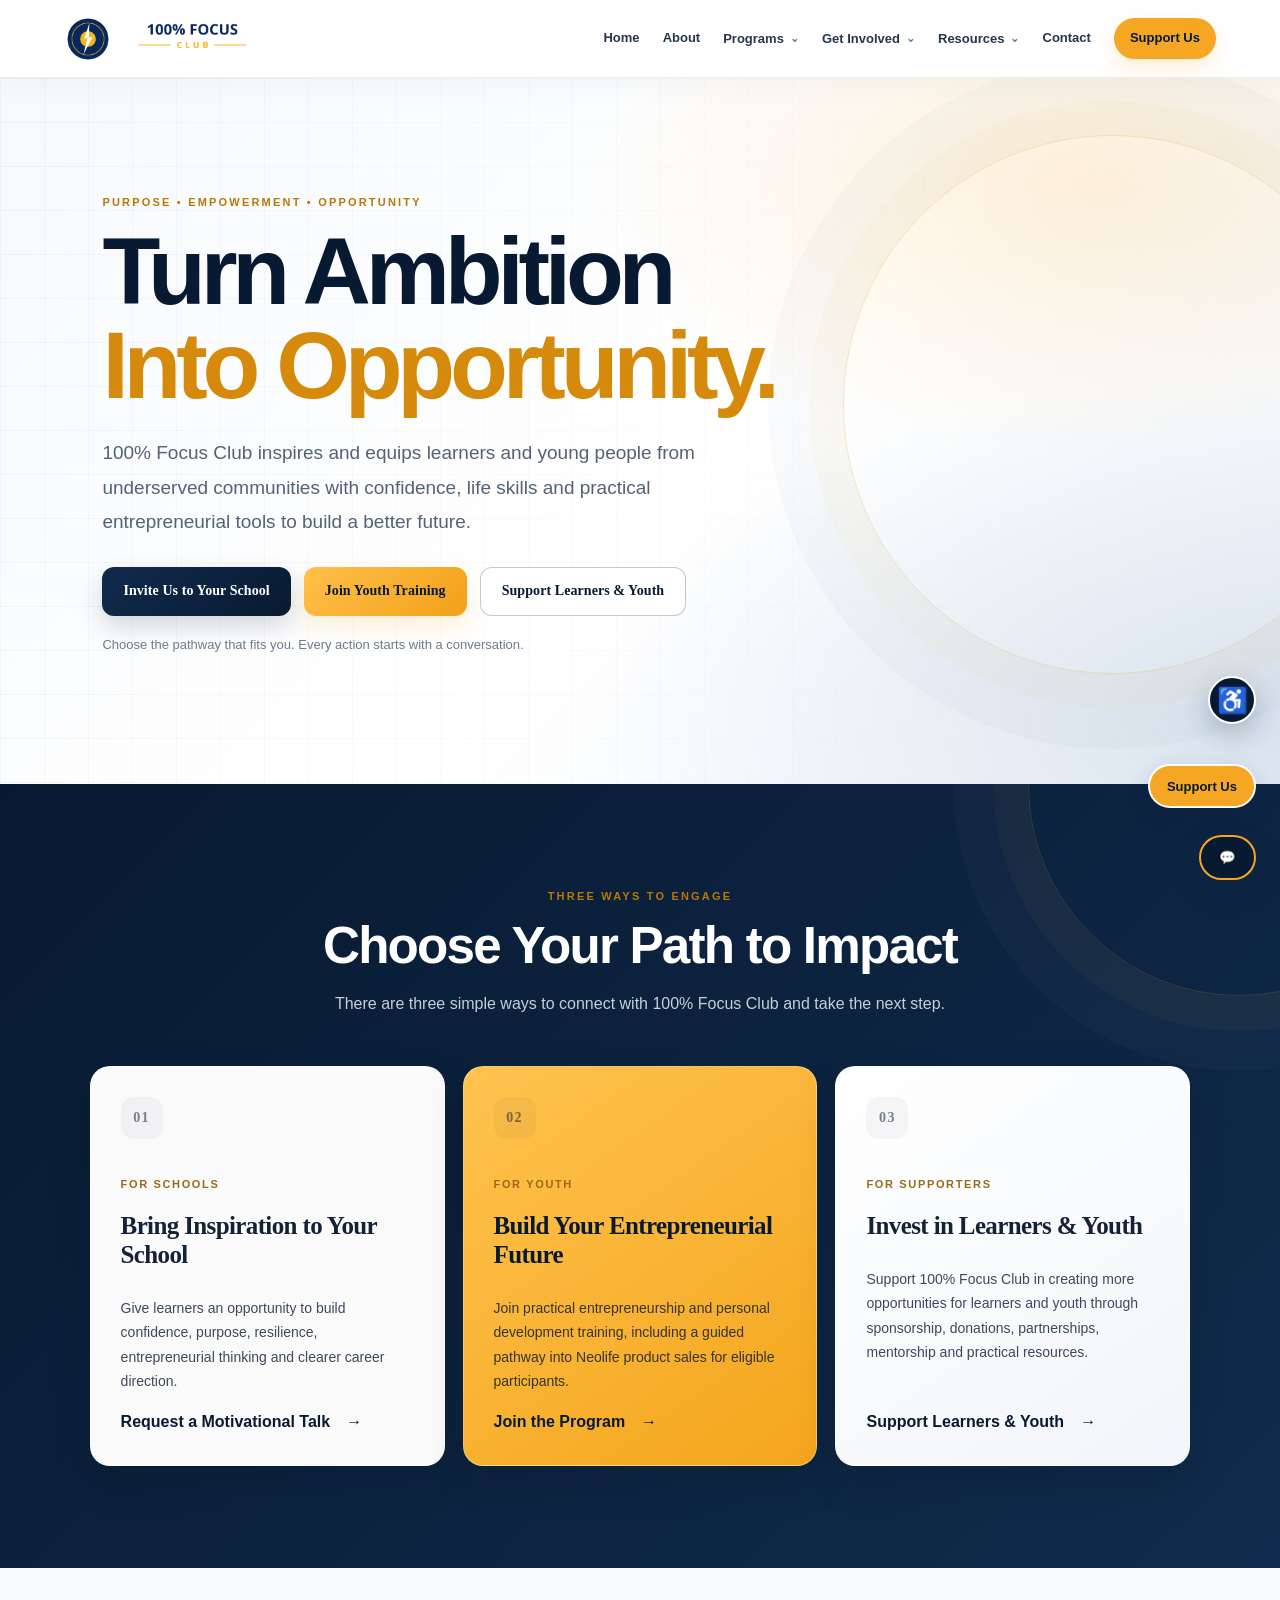
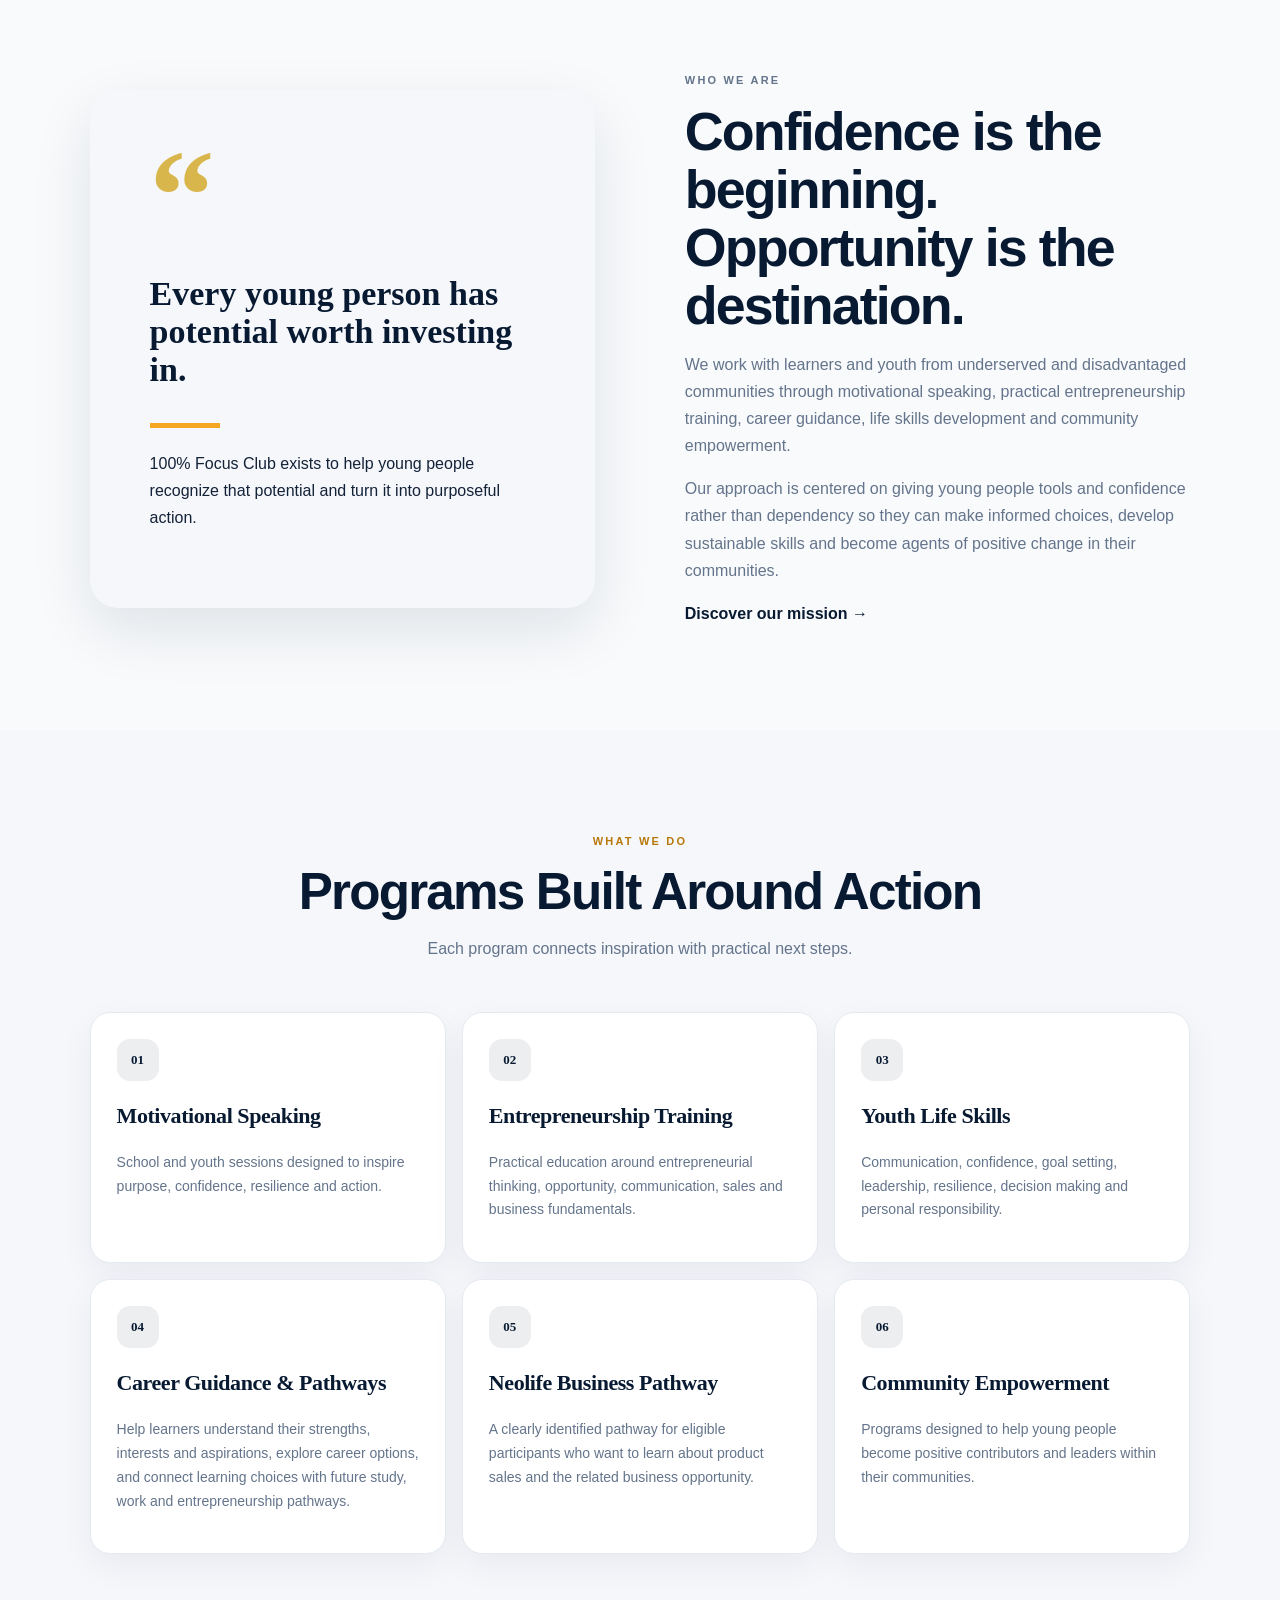
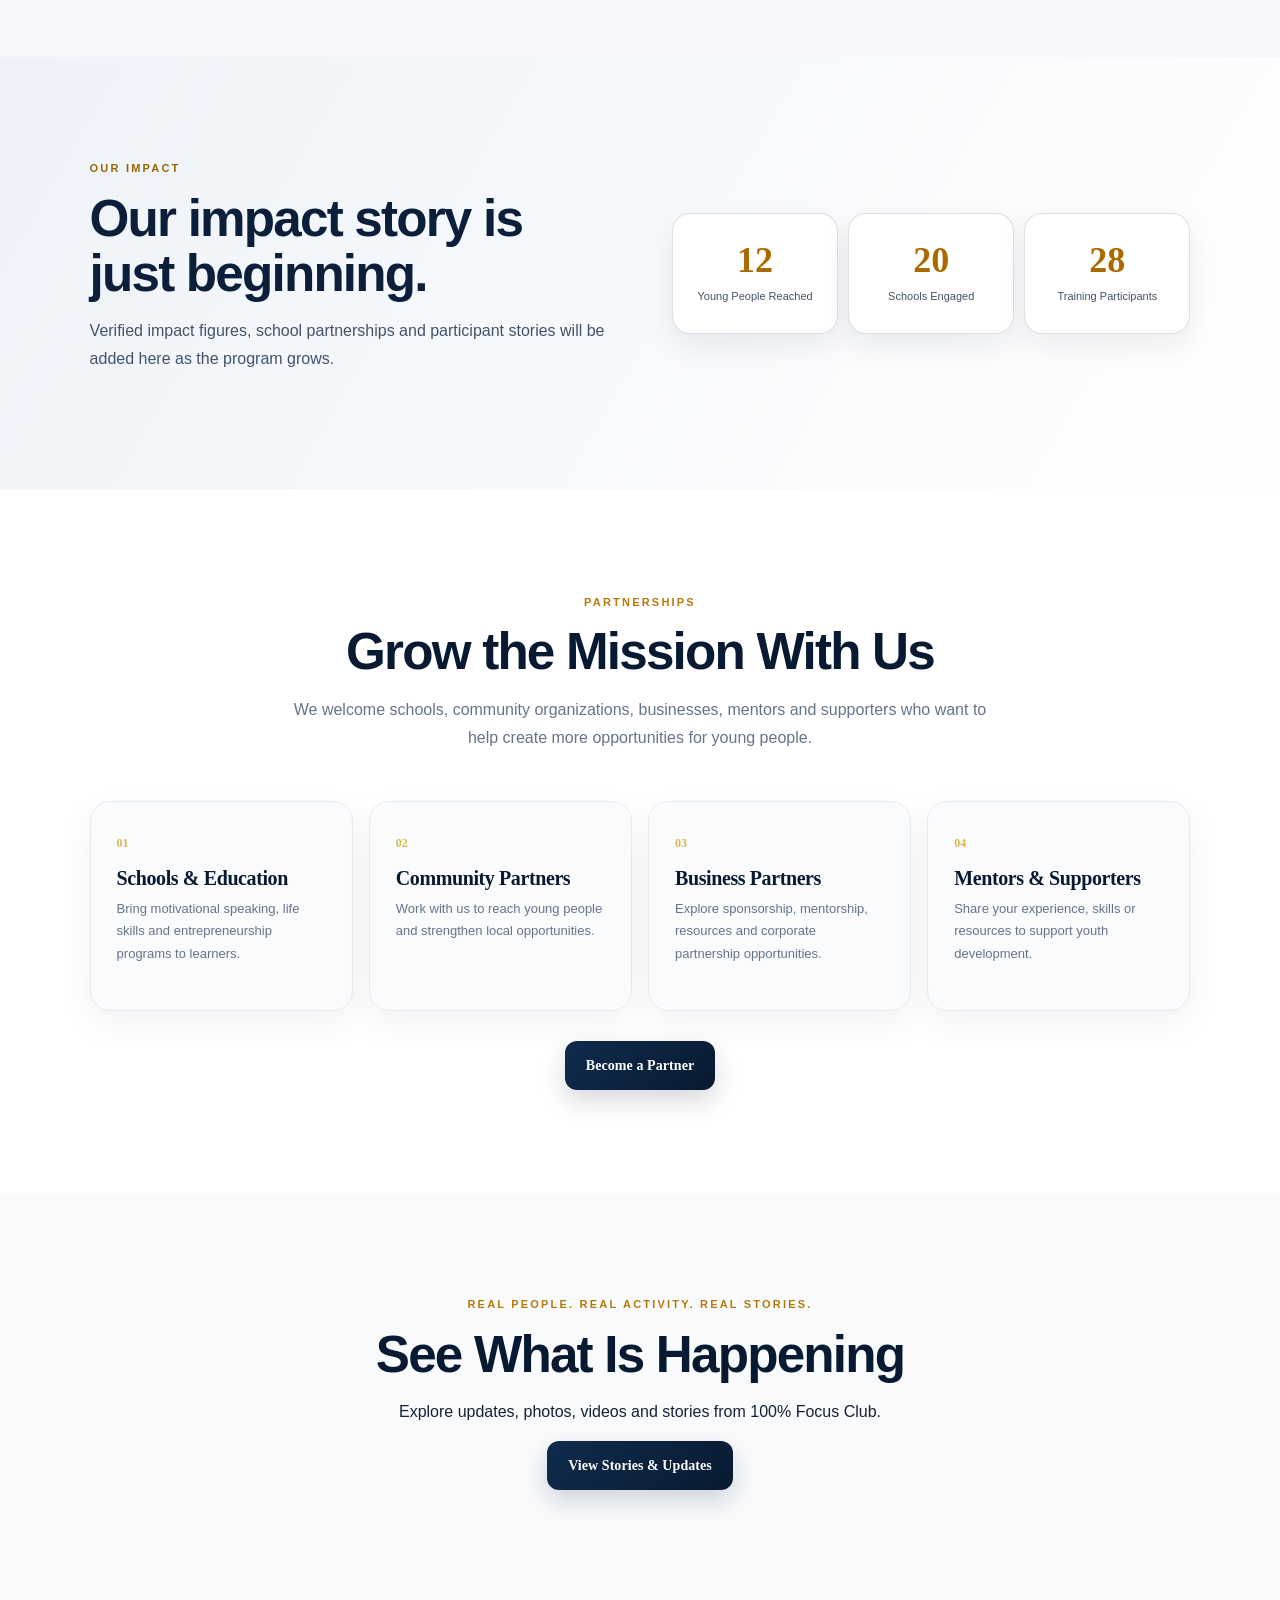
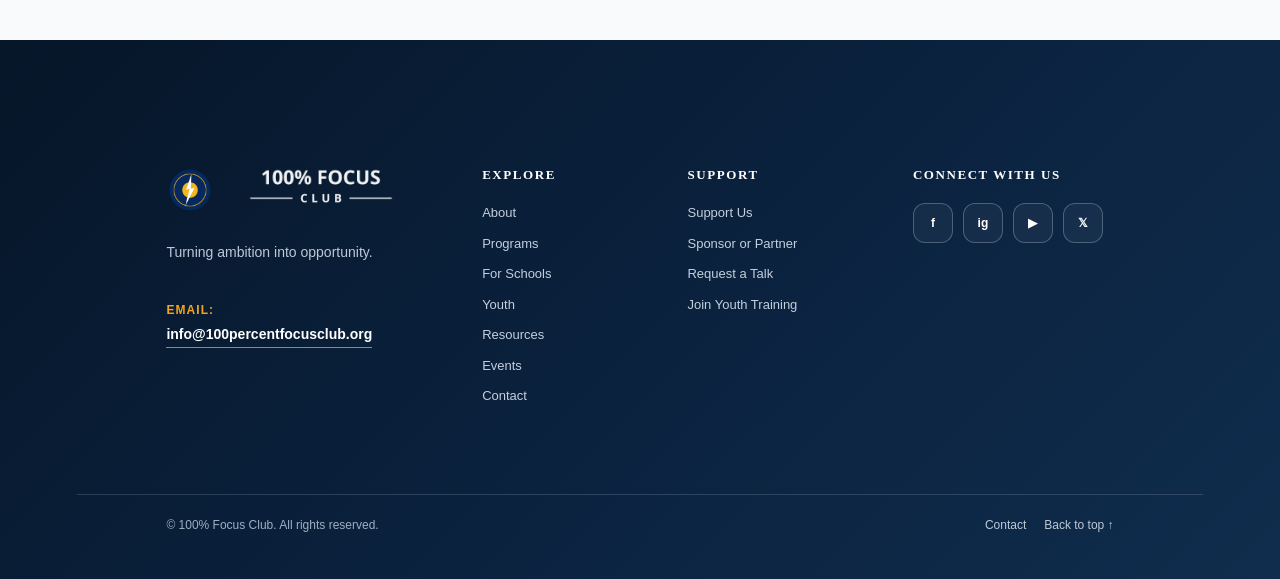
<file: index.html>
<!doctype html><html lang="en"><head><meta charset="utf-8"><meta name="viewport" content="width=device-width, initial-scale=1"><meta name="description" content="100% Focus Club inspires and equips learners and youth through motivational speaking, entrepreneurship training, life skills, and career guidance."><meta name="theme-color" content="#0B1F3A"><meta name="robots" content="index,follow"><link rel="canonical" href="https://100percentfocusclub.org/"><meta property="og:type" content="website"><meta property="og:site_name" content="100% Focus Club"><meta property="og:title" content="100% Focus Club | Youth Empowerment &amp; Entrepreneurship"><meta property="og:description" content="100% Focus Club inspires and equips learners and youth from underserved communities through motivational speaking, entrepreneurship training, career guidance, life skills and practical pathways to opportunity."><meta property="og:url" content="https://100percentfocusclub.org/"><meta property="og:image" content="https://100percentfocusclub.org/100_Focus_Club_Emblem_Transparent.png"><meta property="og:image:alt" content="100% Focus Club emblem"><meta name="twitter:card" content="summary"><meta name="twitter:title" content="100% Focus Club | Youth Empowerment &amp; Entrepreneurship"><meta name="twitter:description" content="100% Focus Club inspires and equips learners and youth from underserved communities through motivational speaking, entrepreneurship training, career guidance, life skills and practical pathways to opportunity."><meta name="twitter:image" content="https://100percentfocusclub.org/100_Focus_Club_Emblem_Transparent.png"><link rel="stylesheet" href="/styles.css"><link rel="icon" type="image/png" href="/100_Focus_Club_Emblem_Transparent.png"><link rel="apple-touch-icon" href="/100_Focus_Club_Emblem_Transparent.png"><title>100% Focus Club | Youth Empowerment & Entrepreneurship</title><script type="application/ld+json">{"@context":"https://schema.org","@graph":[{"@type":"Organization","@id":"https://100percentfocusclub.org/#organization","name":"100% Focus Club","url":"https://100percentfocusclub.org/","logo":"https://100percentfocusclub.org/100_Focus_Club_Emblem_Transparent.png","description":"100% Focus Club inspires and equips learners and youth from underserved communities through motivational speaking, entrepreneurship training, career guidance, life skills and practical pathways to opportunity."},{"@type":"WebSite","@id":"https://100percentfocusclub.org/#website","url":"https://100percentfocusclub.org/","name":"100% Focus Club","publisher":{"@id":"https://100percentfocusclub.org/#organization"}}]}</script></head><body><a class="skip-link" href="#main-content">Skip to main content</a><header class="site-header" id="top"><a class="brand" href="/" aria-label="100% Focus Club home"><img class="brand-emblem" src="/100_Focus_Club_Emblem_Transparent.png" alt="100% Focus Club emblem" /><span class="brand-wordmark"><img src="/100_Focus_Club_Wordmark_Transparent.png" alt="100% Focus Club" /></span></a><button class="menu-toggle" aria-label="Open navigation" aria-expanded="false">☰</button><nav class="nav" aria-label="Primary navigation"><a href="/">Home</a><a href="/about">About</a><div class="nav-dropdown"><button type="button" class="nav-dropdown-trigger" aria-expanded="false">Programs</button><div class="nav-dropdown-menu"><a href="/programs">All Programs</a><a href="/schools">For Schools</a><a href="/youth">Youth</a></div></div><div class="nav-dropdown"><button type="button" class="nav-dropdown-trigger" aria-expanded="false">Get Involved</button><div class="nav-dropdown-menu"><a href="/volunteer">Volunteer</a><a href="/support">Support Us</a><a href="/merchandise">Merchandise</a><a href="/stories">Stories</a></div></div><div class="nav-dropdown"><button type="button" class="nav-dropdown-trigger" aria-expanded="false">Resources</button><div class="nav-dropdown-menu"><a href="/resources">Resources</a><a href="/events">Events</a></div></div><a href="/contact">Contact</a><a class="nav-support" href="/support">Support Us</a></nav></header><main id="main-content" tabindex="-1"><section class="hero">
  <div class="hero-copy">
    <p class="eyebrow">PURPOSE • EMPOWERMENT • OPPORTUNITY</p>
    <h1>Turn Ambition<br><span>Into Opportunity.</span></h1>
    <p class="hero-text">100% Focus Club inspires and equips learners and young people from underserved communities with confidence, life skills and practical entrepreneurial tools to build a better future.</p>
    <div class="hero-actions" id="get-involved">
      <a class="btn btn-primary" href="/schools#school-form">Invite Us to Your School</a>
      <a class="btn btn-secondary" href="/youth#youth-form">Join Youth Training</a>
      <a class="btn btn-outline" href="/support#sponsor-form">Support Learners & Youth</a>
    </div>
    <p class="hero-note">Choose the pathway that fits you. Every action starts with a conversation.</p>
  </div>

</section>

<section class="pathways section" aria-labelledby="pathways-title">
  <div class="section-heading centered"><p class="eyebrow">THREE WAYS TO ENGAGE</p><h2 id="pathways-title">Choose Your Path to Impact</h2><p>There are three simple ways to connect with 100% Focus Club and take the next step.</p></div>
  <div class="path-grid">
    <article class="path-card school" id="schools"><div class="path-icon">01</div><p class="card-kicker">FOR SCHOOLS</p><h3>Bring Inspiration to Your School</h3><p>Give learners an opportunity to build confidence, purpose, resilience, entrepreneurial thinking and clearer career direction.</p><a href="#school-form">Request a Motivational Talk <span>→</span></a></article>
    <article class="path-card youth" id="youth"><div class="path-icon">02</div><p class="card-kicker">FOR YOUTH</p><h3>Build Your Entrepreneurial Future</h3><p>Join practical entrepreneurship and personal development training, including a guided pathway into Neolife product sales for eligible participants.</p><a href="#youth-form">Join the Program <span>→</span></a></article>
    <article class="path-card support" id="support"><div class="path-icon">03</div><p class="card-kicker">FOR SUPPORTERS</p><h3>Invest in Learners & Youth</h3><p>Support 100% Focus Club in creating more opportunities for learners and youth through sponsorship, donations, partnerships, mentorship and practical resources.</p><a href="#support-us">Support Learners & Youth <span>→</span></a></article>
  </div>
</section><section class="about section" id="about">
  <div class="about-visual"><div class="quote-mark">“</div><h3>Every young person has potential worth investing in.</h3><div class="accent-line"></div><p>100% Focus Club exists to help young people recognize that potential and turn it into purposeful action.</p></div>
  <div class="about-copy"><p class="eyebrow">WHO WE ARE</p><h2>Confidence is the beginning. Opportunity is the destination.</h2><p>We work with learners and youth from underserved and disadvantaged communities through motivational speaking, practical entrepreneurship training, career guidance, life skills development and community empowerment.</p><p>Our approach is centered on giving young people tools and confidence rather than dependency so they can make informed choices, develop sustainable skills and become agents of positive change in their communities.</p><a class="text-link" href="#mission">Discover our mission →</a></div>
</section><section class="programs section" id="programs">
  <div class="section-heading centered"><p class="eyebrow">WHAT WE DO</p><h2>Programs Built Around Action</h2><p>Each program connects inspiration with practical next steps.</p></div>
  <div class="program-grid">
    <article><div class="program-number">01</div><h3>Motivational Speaking</h3><p>School and youth sessions designed to inspire purpose, confidence, resilience and action.</p></article>
    <article><div class="program-number">02</div><h3>Entrepreneurship Training</h3><p>Practical education around entrepreneurial thinking, opportunity, communication, sales and business fundamentals.</p></article>
    <article><div class="program-number">03</div><h3>Youth Life Skills</h3><p>Communication, confidence, goal setting, leadership, resilience, decision making and personal responsibility.</p></article>
    <article><div class="program-number">04</div><h3>Career Guidance &amp; Pathways</h3><p>Help learners understand their strengths, interests and aspirations, explore career options, and connect learning choices with future study, work and entrepreneurship pathways.</p></article>
    <article><div class="program-number">05</div><h3>Neolife Business Pathway</h3><p>A clearly identified pathway for eligible participants who want to learn about product sales and the related business opportunity.</p></article>
    <article><div class="program-number">06</div><h3>Community Empowerment</h3><p>Programs designed to help young people become positive contributors and leaders within their communities.</p></article>
  </div>
</section><section class="impact section"><div><p class="eyebrow">OUR IMPACT</p><h2>Our impact story is just beginning.</h2><p>Verified impact figures, school partnerships and participant stories will be added here as the program grows.</p></div><div class="impact-boxes"><div><strong class="impact-counter" data-final="Growing" aria-label="Growing">Growing</strong><span>Young People Reached</span></div><div><strong class="impact-counter" data-final="Growing" aria-label="Growing">Growing</strong><span>Schools Engaged</span></div><div><strong class="impact-counter" data-final="Growing" aria-label="Growing">Growing</strong><span>Training Participants</span></div></div></section><section class="partners section" id="partners" aria-labelledby="partners-title"><div class="section-heading centered"><p class="eyebrow">PARTNERSHIPS</p><h2 id="partners-title">Grow the Mission With Us</h2><p>We welcome schools, community organizations, businesses, mentors and supporters who want to help create more opportunities for young people.</p></div><div class="partner-grid"><div class="partner-card"><span>01</span><h3>Schools &amp; Education</h3><p>Bring motivational speaking, life skills and entrepreneurship programs to learners.</p></div><div class="partner-card"><span>02</span><h3>Community Partners</h3><p>Work with us to reach young people and strengthen local opportunities.</p></div><div class="partner-card"><span>03</span><h3>Business Partners</h3><p>Explore sponsorship, mentorship, resources and corporate partnership opportunities.</p></div><div class="partner-card"><span>04</span><h3>Mentors &amp; Supporters</h3><p>Share your experience, skills or resources to support youth development.</p></div></div><div class="partners-action"><a class="btn btn-primary" href="#sponsor-form">Become a Partner</a></div></section><section class="section centered"><div class="section-heading centered"><p class="eyebrow">REAL PEOPLE. REAL ACTIVITY. REAL STORIES.</p><h2>See What Is Happening</h2><p>Explore updates, photos, videos and stories from 100% Focus Club.</p><a class="btn btn-primary" href="/stories">View Stories &amp; Updates</a></div></section></main><div class="accessibility-widget" aria-label="Accessibility tools">
  <button class="accessibility-toggle" type="button" aria-label="Open accessibility options" aria-expanded="false" aria-controls="accessibility-panel" title="Accessibility options">♿</button>
  <div class="accessibility-panel" id="accessibility-panel" role="dialog" aria-modal="false" aria-labelledby="accessibility-title" hidden>
    <div class="accessibility-panel-header">
      <strong id="accessibility-title">Accessibility options</strong>
      <button type="button" class="accessibility-close" aria-label="Close accessibility options">×</button>
    </div>
    <p id="accessibility-help">Choose display settings that make the website easier for you to read and use. Your choices are saved on this device.</p>
    <div class="accessibility-controls">
      <button type="button" data-a11y="text-larger" aria-pressed="false">Larger text</button>
      <button type="button" data-a11y="high-contrast" aria-pressed="false">High contrast</button>
      <button type="button" data-a11y="underline-links" aria-pressed="false">Underline links</button>
      <button type="button" data-a11y="reduce-motion" aria-pressed="false">Reduce motion</button>
      <button type="button" data-a11y="text-spacing" aria-pressed="false">Text spacing</button>
      <button type="button" data-a11y="grayscale" aria-pressed="false">Grayscale</button>
      <button type="button" data-a11y="large-cursor" aria-pressed="false">Large cursor</button>
      <button type="button" data-a11y="focus-highlight" aria-pressed="false">Focus highlight</button>
      <button type="button" data-a11y="reset">Reset all</button>
    </div>
  </div>
</div><a class="floating-support" href="/support" aria-label="Support 100% Focus Club">Support Us</a><footer><div class="footer-main"><div class="footer-brand"><div class="footer-logo"><img class="footer-emblem" src="100_Focus_Club_Emblem_Transparent.png" alt="100% Focus Club emblem"><img class="footer-wordmark" src="100_Focus_Club_Wordmark_Transparent.png" alt="100% Focus Club"></div><p>Turning ambition into opportunity.</p><p class="public-contact-email"><strong>Email:</strong> <a href="mailto:info@100percentfocusclub.org">info@100percentfocusclub.org</a></p></div><div class="footer-column"><h3>Explore</h3><div class="footer-links"><a href="/about">About</a><a href="/programs">Programs</a><a href="/schools">For Schools</a><a href="/youth">Youth</a><a href="/resources">Resources</a><a href="/events">Events</a><a href="/contact">Contact</a></div></div><div class="footer-column"><h3>Support</h3><div class="footer-links"><a href="/support">Support Us</a><a href="/support">Sponsor or Partner</a><a href="/schools">Request a Talk</a><a href="/youth">Join Youth Training</a></div></div><div class="footer-column social-column"><h3>Connect With Us</h3><div class="social-links" aria-label="Social media">
<a href="https://www.facebook.com/profile.php?id=61593097517740" aria-label="Facebook" target="_blank" rel="noopener noreferrer">f</a>
<a href="https://www.instagram.com/100percentfocusclub" aria-label="Instagram" target="_blank" rel="noopener noreferrer">ig</a>
<a href="https://youtube.com/@100percentfocusclub" aria-label="YouTube" target="_blank" rel="noopener noreferrer">▶</a>
<a href="https://x.com/100percentclb" aria-label="X" target="_blank" rel="noopener noreferrer">𝕏</a>
</div></div></div><div class="footer-bottom"><span>© 100% Focus Club. All rights reserved.</span><div><a href="/contact">Contact</a><a href="/">Back to top ↑</a></div></div></footer><script src="/script.js"></script></body></html>
</file>
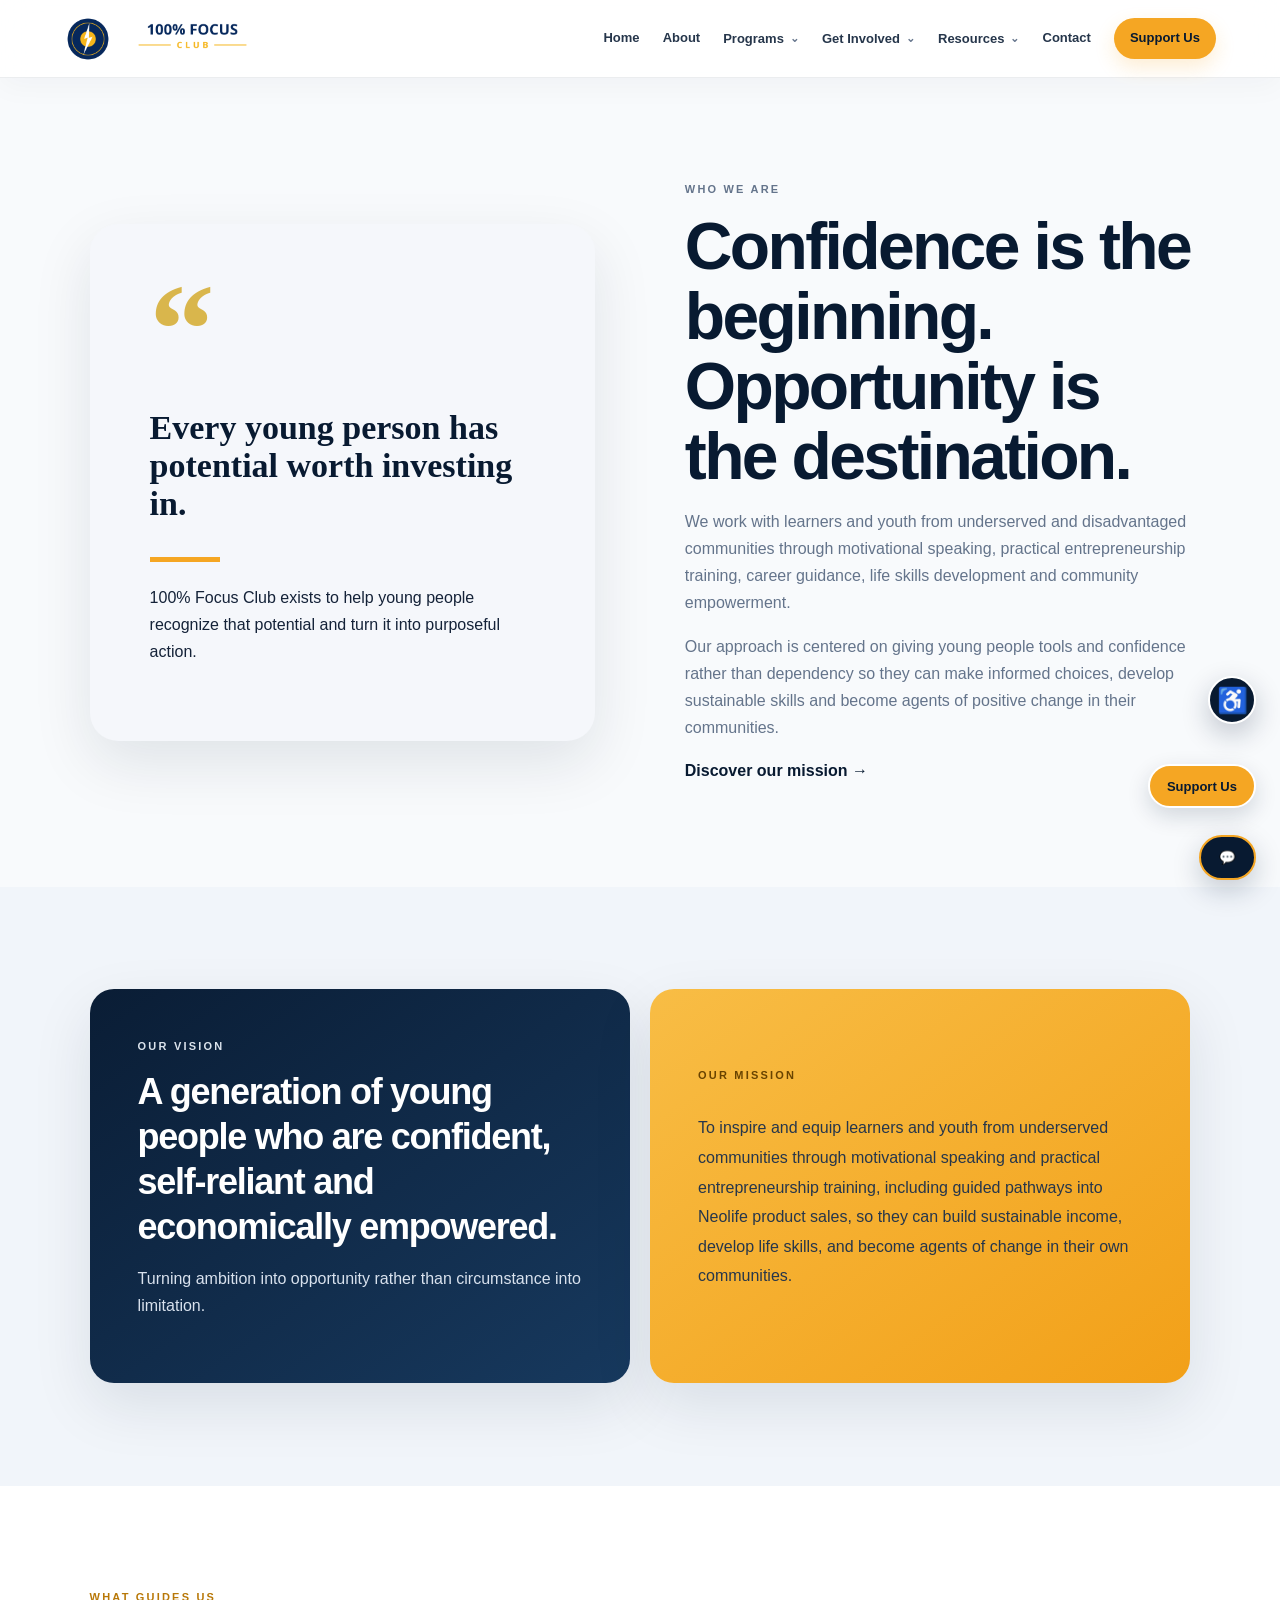
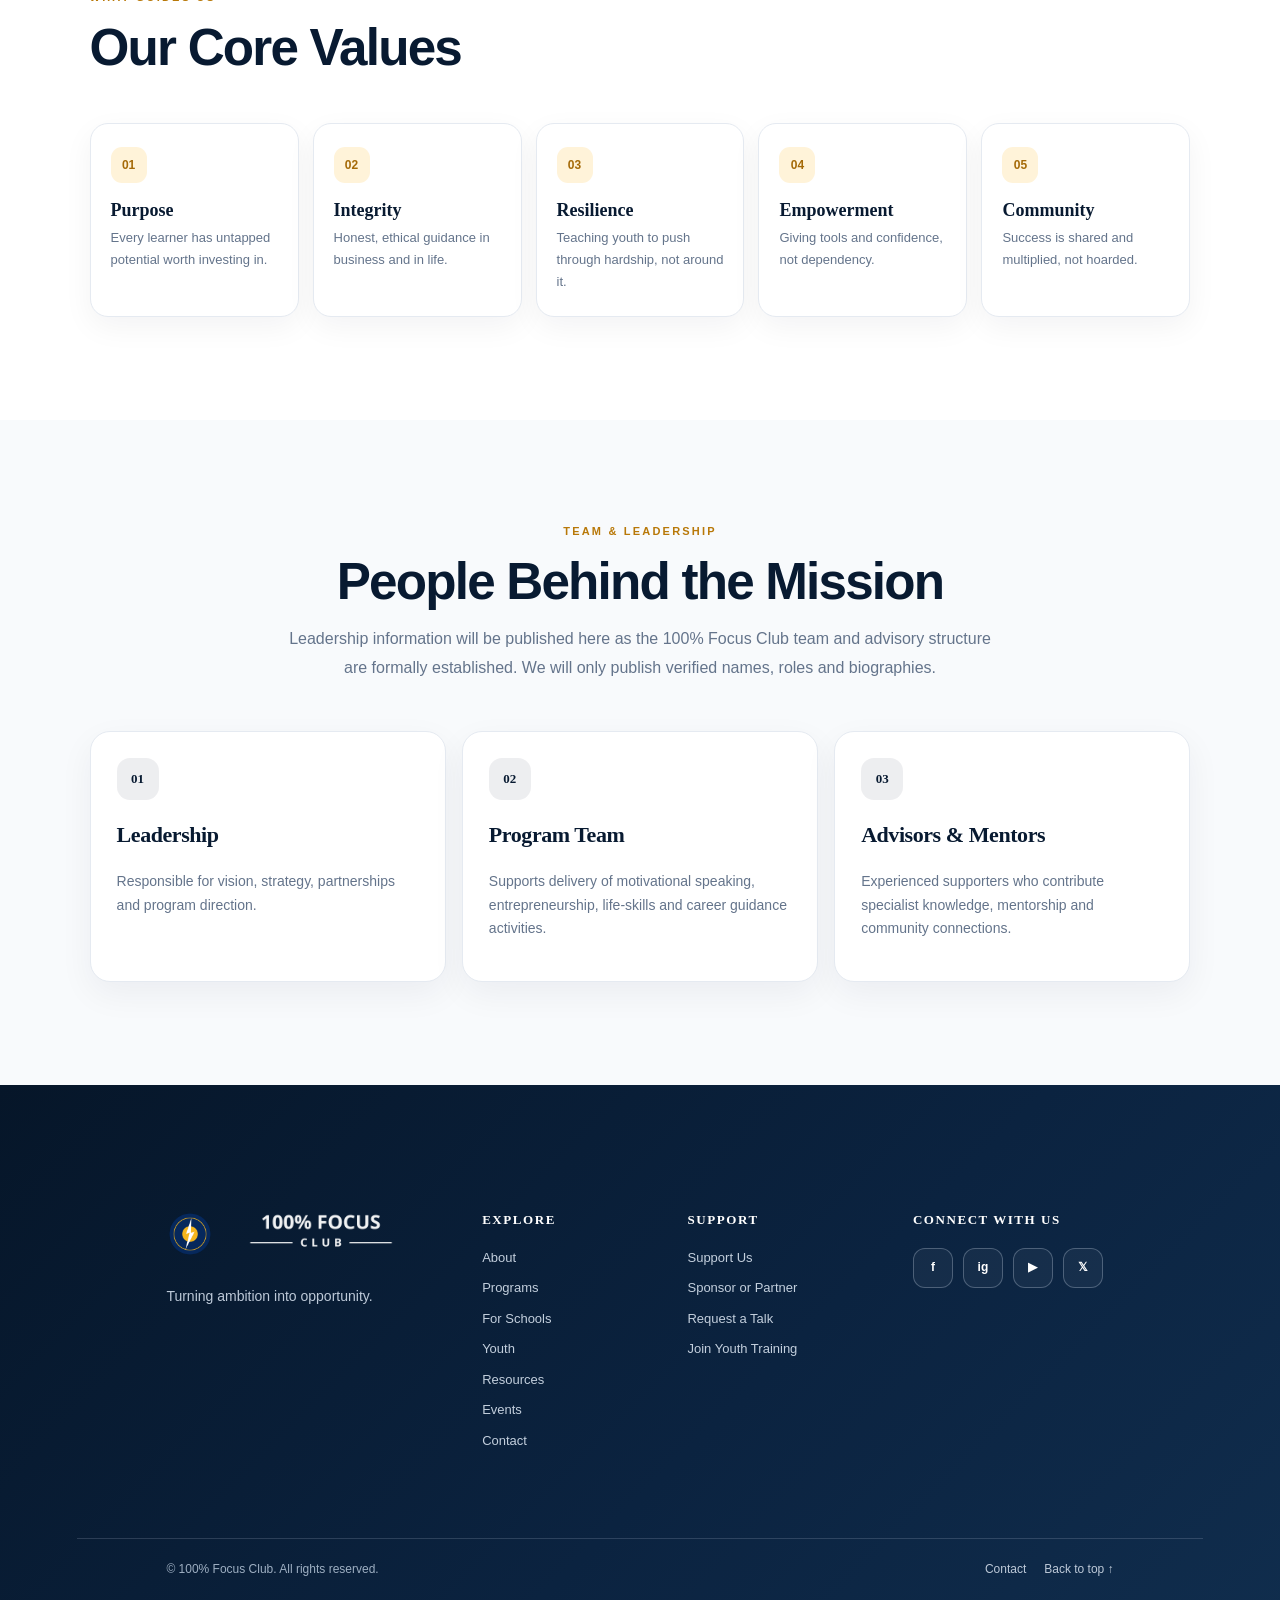
<file: about.html>
<!doctype html><html lang="en"><head><meta charset="utf-8"><meta name="viewport" content="width=device-width, initial-scale=1"><meta name="description" content="Learn about 100% Focus Club, our vision, mission and values, and how we support learners and youth from underserved communities."><meta name="theme-color" content="#0B1F3A"><meta name="robots" content="index,follow"><link rel="canonical" href="https://100percentfocusclub.org/about"><meta property="og:type" content="website"><meta property="og:site_name" content="100% Focus Club"><meta property="og:title" content="About 100% Focus Club | Vision, Mission &amp; Values"><meta property="og:description" content="Learn about 100% Focus Club, our vision, mission and values, and how we support learners and youth from underserved communities."><meta property="og:url" content="https://100percentfocusclub.org/about"><meta property="og:image" content="https://100percentfocusclub.org/100_Focus_Club_Emblem_Transparent.png"><meta property="og:image:alt" content="100% Focus Club emblem"><meta name="twitter:card" content="summary"><meta name="twitter:title" content="About 100% Focus Club | Vision, Mission &amp; Values"><meta name="twitter:description" content="Learn about 100% Focus Club, our vision, mission and values, and how we support learners and youth from underserved communities."><meta name="twitter:image" content="https://100percentfocusclub.org/100_Focus_Club_Emblem_Transparent.png"><link rel="stylesheet" href="/styles.css"><link rel="icon" type="image/png" href="/100_Focus_Club_Emblem_Transparent.png"><link rel="apple-touch-icon" href="/100_Focus_Club_Emblem_Transparent.png"><title>About 100% Focus Club | Vision, Mission & Values</title></head><body><a class="skip-link" href="#main-content">Skip to main content</a><header class="site-header" id="top"><a class="brand" href="/" aria-label="100% Focus Club home"><img class="brand-emblem" src="/100_Focus_Club_Emblem_Transparent.png" alt="100% Focus Club emblem" /><span class="brand-wordmark"><img src="/100_Focus_Club_Wordmark_Transparent.png" alt="100% Focus Club" /></span></a><button class="menu-toggle" aria-label="Open navigation" aria-expanded="false">☰</button><nav class="nav" aria-label="Primary navigation"><a href="/">Home</a><a href="/about">About</a><div class="nav-dropdown"><button type="button" class="nav-dropdown-trigger" aria-expanded="false">Programs</button><div class="nav-dropdown-menu"><a href="/programs">All Programs</a><a href="/schools">For Schools</a><a href="/youth">Youth</a></div></div><div class="nav-dropdown"><button type="button" class="nav-dropdown-trigger" aria-expanded="false">Get Involved</button><div class="nav-dropdown-menu"><a href="/volunteer">Volunteer</a><a href="/support">Support Us</a><a href="/merchandise">Merchandise</a><a href="/stories">Stories</a></div></div><div class="nav-dropdown"><button type="button" class="nav-dropdown-trigger" aria-expanded="false">Resources</button><div class="nav-dropdown-menu"><a href="/resources">Resources</a><a href="/events">Events</a></div></div><a href="/contact">Contact</a><a class="nav-support" href="/support">Support Us</a></nav></header><main id="main-content" tabindex="-1"><section class="about section" id="about">
  <div class="about-visual"><div class="quote-mark">“</div><h3>Every young person has potential worth investing in.</h3><div class="accent-line"></div><p>100% Focus Club exists to help young people recognize that potential and turn it into purposeful action.</p></div>
  <div class="about-copy"><p class="eyebrow">WHO WE ARE</p><h1 class="page-title">Confidence is the beginning. Opportunity is the destination.</h1><p>We work with learners and youth from underserved and disadvantaged communities through motivational speaking, practical entrepreneurship training, career guidance, life skills development and community empowerment.</p><p>Our approach is centered on giving young people tools and confidence rather than dependency so they can make informed choices, develop sustainable skills and become agents of positive change in their communities.</p><a class="text-link" href="#mission">Discover our mission →</a></div>
</section><section class="mission section" id="mission">
  <div class="mission-card"><p class="eyebrow">OUR VISION</p><h2>A generation of young people who are confident, self-reliant and economically empowered.</h2><p>Turning ambition into opportunity rather than circumstance into limitation.</p></div>
  <div class="mission-card gold"><p class="eyebrow">OUR MISSION</p><p>To inspire and equip learners and youth from underserved communities through motivational speaking and practical entrepreneurship training, including guided pathways into Neolife product sales, so they can build sustainable income, develop life skills, and become agents of change in their own communities.</p></div>
</section><section class="values section"><div class="section-heading"><p class="eyebrow">WHAT GUIDES US</p><h2>Our Core Values</h2></div><div class="value-grid"><div><span>01</span><h3>Purpose</h3><p>Every learner has untapped potential worth investing in.</p></div><div><span>02</span><h3>Integrity</h3><p>Honest, ethical guidance in business and in life.</p></div><div><span>03</span><h3>Resilience</h3><p>Teaching youth to push through hardship, not around it.</p></div><div><span>04</span><h3>Empowerment</h3><p>Giving tools and confidence, not dependency.</p></div><div><span>05</span><h3>Community</h3><p>Success is shared and multiplied, not hoarded.</p></div></div></section><section class="section" id="team"><div class="section-heading centered"><p class="eyebrow">TEAM &amp; LEADERSHIP</p><h2>People Behind the Mission</h2><p>Leadership information will be published here as the 100% Focus Club team and advisory structure are formally established. We will only publish verified names, roles and biographies.</p></div><div class="program-grid"><article><div class="program-number">01</div><h3>Leadership</h3><p>Responsible for vision, strategy, partnerships and program direction.</p></article><article><div class="program-number">02</div><h3>Program Team</h3><p>Supports delivery of motivational speaking, entrepreneurship, life-skills and career guidance activities.</p></article><article><div class="program-number">03</div><h3>Advisors &amp; Mentors</h3><p>Experienced supporters who contribute specialist knowledge, mentorship and community connections.</p></article></div></section></main><div class="accessibility-widget" aria-label="Accessibility tools">
  <button class="accessibility-toggle" type="button" aria-label="Open accessibility options" aria-expanded="false" aria-controls="accessibility-panel" title="Accessibility options">♿</button>
  <div class="accessibility-panel" id="accessibility-panel" role="dialog" aria-modal="false" aria-labelledby="accessibility-title" hidden>
    <div class="accessibility-panel-header">
      <strong id="accessibility-title">Accessibility options</strong>
      <button type="button" class="accessibility-close" aria-label="Close accessibility options">×</button>
    </div>
    <p id="accessibility-help">Choose display settings that make the website easier for you to read and use. Your choices are saved on this device.</p>
    <div class="accessibility-controls">
      <button type="button" data-a11y="text-larger" aria-pressed="false">Larger text</button>
      <button type="button" data-a11y="high-contrast" aria-pressed="false">High contrast</button>
      <button type="button" data-a11y="underline-links" aria-pressed="false">Underline links</button>
      <button type="button" data-a11y="reduce-motion" aria-pressed="false">Reduce motion</button>
      <button type="button" data-a11y="text-spacing" aria-pressed="false">Text spacing</button>
      <button type="button" data-a11y="grayscale" aria-pressed="false">Grayscale</button>
      <button type="button" data-a11y="large-cursor" aria-pressed="false">Large cursor</button>
      <button type="button" data-a11y="focus-highlight" aria-pressed="false">Focus highlight</button>
      <button type="button" data-a11y="reset">Reset all</button>
    </div>
  </div>
</div><a class="floating-support" href="/support" aria-label="Support 100% Focus Club">Support Us</a><footer><div class="footer-main"><div class="footer-brand"><div class="footer-logo"><img class="footer-emblem" src="100_Focus_Club_Emblem_Transparent.png" alt="100% Focus Club emblem"><img class="footer-wordmark" src="100_Focus_Club_Wordmark_Transparent.png" alt="100% Focus Club"></div><p>Turning ambition into opportunity.</p></div><div class="footer-column"><h3>Explore</h3><div class="footer-links"><a href="/about">About</a><a href="/programs">Programs</a><a href="/schools">For Schools</a><a href="/youth">Youth</a><a href="/resources">Resources</a><a href="/events">Events</a><a href="/contact">Contact</a></div></div><div class="footer-column"><h3>Support</h3><div class="footer-links"><a href="/support">Support Us</a><a href="/support">Sponsor or Partner</a><a href="/schools">Request a Talk</a><a href="/youth">Join Youth Training</a></div></div><div class="footer-column social-column"><h3>Connect With Us</h3><div class="social-links" aria-label="Social media">
<a href="https://www.facebook.com/profile.php?id=61593097517740" aria-label="Facebook" target="_blank" rel="noopener noreferrer">f</a>
<a href="https://www.instagram.com/100percentfocusclub" aria-label="Instagram" target="_blank" rel="noopener noreferrer">ig</a>
<a href="https://youtube.com/@100percentfocusclub" aria-label="YouTube" target="_blank" rel="noopener noreferrer">▶</a>
<a href="https://x.com/100percentclb" aria-label="X" target="_blank" rel="noopener noreferrer">𝕏</a>
</div></div></div><div class="footer-bottom"><span>© 100% Focus Club. All rights reserved.</span><div><a href="/contact">Contact</a><a href="/">Back to top ↑</a></div></div></footer><script src="/script.js"></script></body></html>
</file>
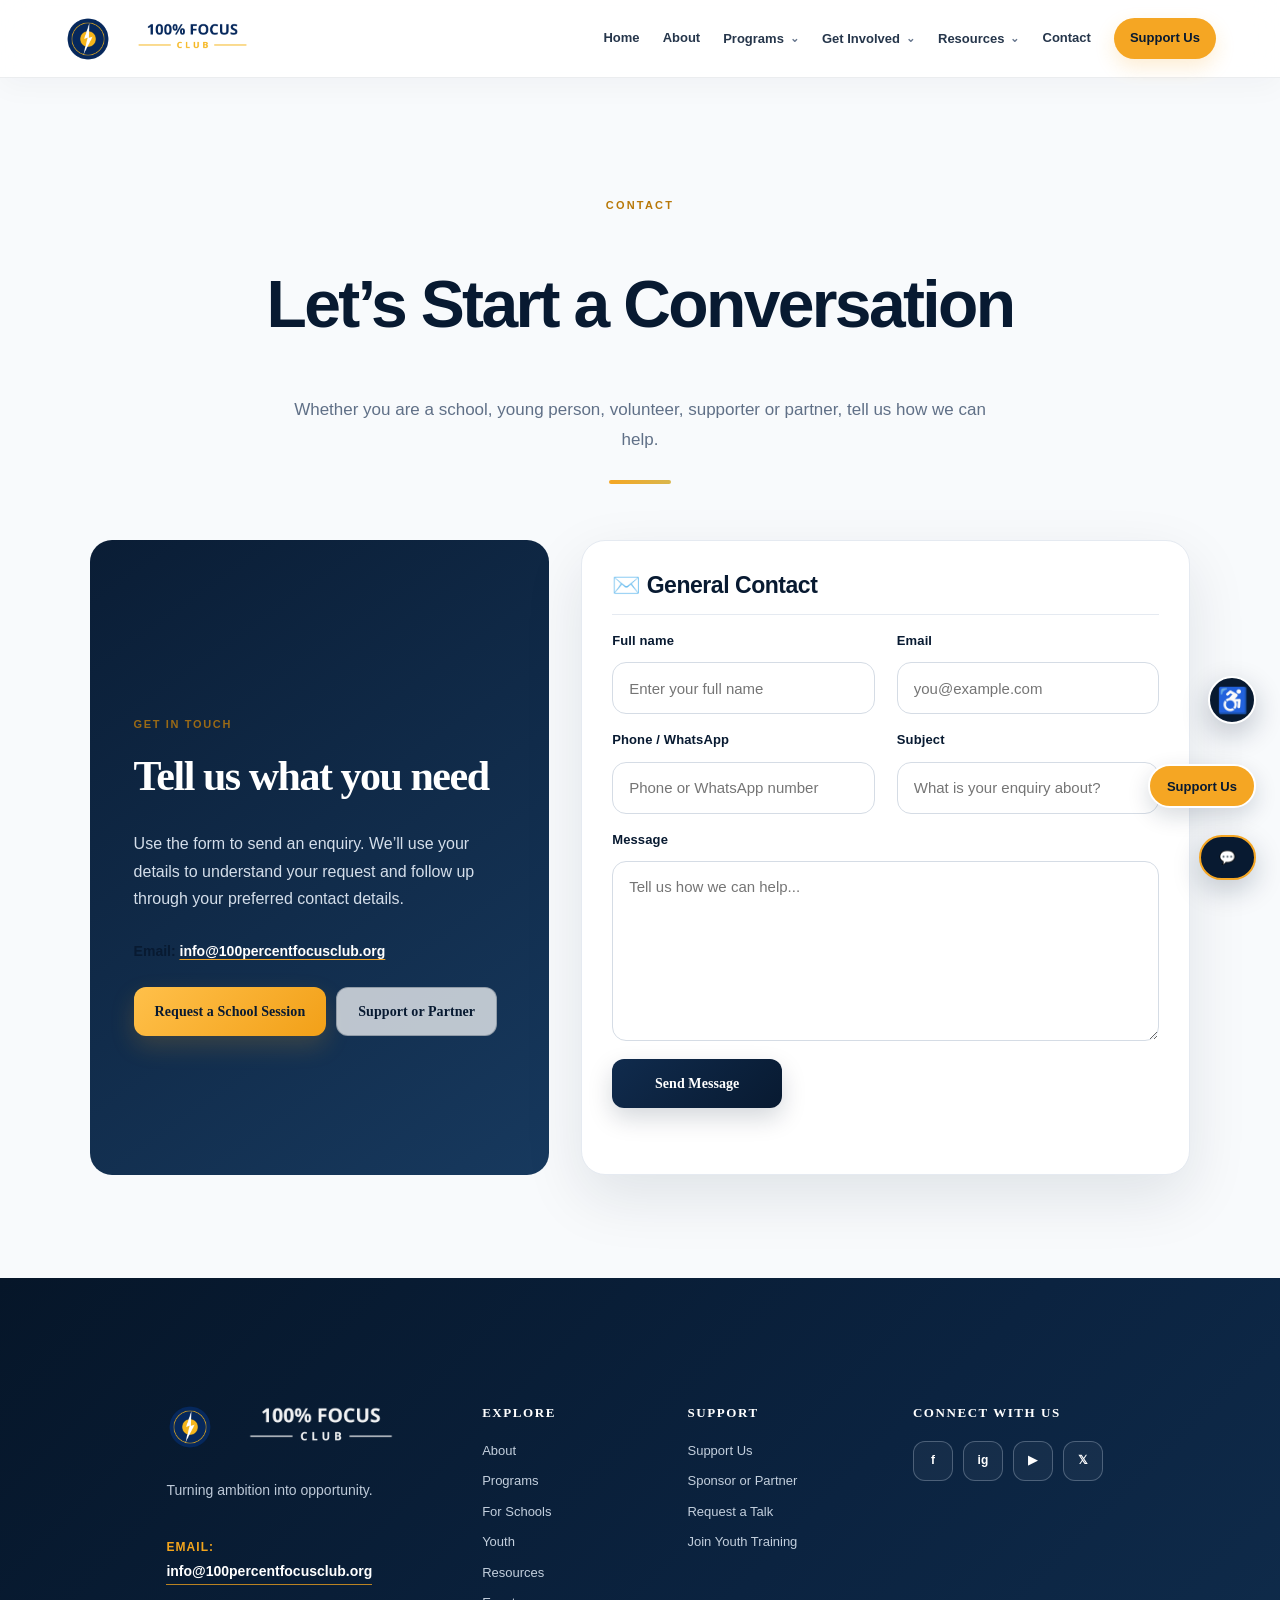
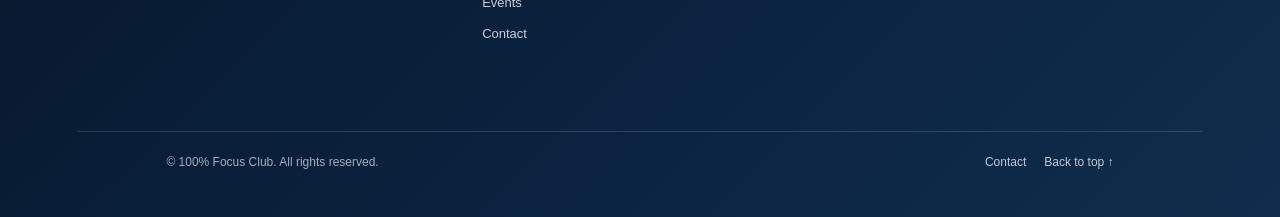
<file: contact.html>
<!doctype html><html lang="en"><head><meta charset="utf-8"><meta name="viewport" content="width=device-width, initial-scale=1"><meta name="description" content="Contact 100% Focus Club about school programs, youth training, volunteering, support, partnerships, events or general enquiries."><meta name="theme-color" content="#0B1F3A"><meta name="robots" content="index,follow"><link rel="canonical" href="https://100percentfocusclub.org/contact"><meta property="og:type" content="website"><meta property="og:site_name" content="100% Focus Club"><meta property="og:title" content="Contact 100% Focus Club"><meta property="og:description" content="Contact 100% Focus Club about school programs, youth training, volunteering, support, partnerships, events or general enquiries."><meta property="og:url" content="https://100percentfocusclub.org/contact"><meta property="og:image" content="https://100percentfocusclub.org/100_Focus_Club_Emblem_Transparent.png"><meta property="og:image:alt" content="100% Focus Club emblem"><meta name="twitter:card" content="summary"><meta name="twitter:title" content="Contact 100% Focus Club"><meta name="twitter:description" content="Contact 100% Focus Club about school programs, youth training, volunteering, support, partnerships, events or general enquiries."><meta name="twitter:image" content="https://100percentfocusclub.org/100_Focus_Club_Emblem_Transparent.png"><link rel="stylesheet" href="/styles.css"><link rel="icon" type="image/png" href="/100_Focus_Club_Emblem_Transparent.png"><link rel="apple-touch-icon" href="/100_Focus_Club_Emblem_Transparent.png"><title>Contact 100% Focus Club</title></head><body><a class="skip-link" href="#main-content">Skip to main content</a><header class="site-header" id="top"><a class="brand" href="/" aria-label="100% Focus Club home"><img class="brand-emblem" src="/100_Focus_Club_Emblem_Transparent.png" alt="100% Focus Club emblem" /><span class="brand-wordmark"><img src="/100_Focus_Club_Wordmark_Transparent.png" alt="100% Focus Club" /></span></a><button class="menu-toggle" aria-label="Open navigation" aria-expanded="false">☰</button><nav class="nav" aria-label="Primary navigation"><a href="/">Home</a><a href="/about">About</a><div class="nav-dropdown"><button type="button" class="nav-dropdown-trigger" aria-expanded="false">Programs</button><div class="nav-dropdown-menu"><a href="/programs">All Programs</a><a href="/schools">For Schools</a><a href="/youth">Youth</a></div></div><div class="nav-dropdown"><button type="button" class="nav-dropdown-trigger" aria-expanded="false">Get Involved</button><div class="nav-dropdown-menu"><a href="/volunteer">Volunteer</a><a href="/support">Support Us</a><a href="/merchandise">Merchandise</a><a href="/stories">Stories</a></div></div><div class="nav-dropdown"><button type="button" class="nav-dropdown-trigger" aria-expanded="false">Resources</button><div class="nav-dropdown-menu"><a href="/resources">Resources</a><a href="/events">Events</a></div></div><a href="/contact">Contact</a><a class="nav-support" href="/support">Support Us</a></nav></header><main id="main-content" tabindex="-1"><section class="section contact-section"><div class="section-heading centered"><p class="eyebrow">CONTACT</p><h1>Let’s Start a Conversation</h1><p>Whether you are a school, young person, volunteer, supporter or partner, tell us how we can help.</p></div><div class="contact-layout"><div class="contact-intro"><p class="card-kicker">GET IN TOUCH</p><h2>Tell us what you need</h2><p>Use the form to send an enquiry. We’ll use your details to understand your request and follow up through your preferred contact details.</p><p class="public-contact-email"><strong>Email:</strong> <a href="mailto:info@100percentfocusclub.org">info@100percentfocusclub.org</a></p><div class="contact-actions"><a class="btn btn-secondary" href="/schools">Request a School Session</a><a class="btn btn-outline" href="/support">Support or Partner</a></div></div><div class="contact-form-wrap"><form class="contact-form-wide" id="contact-form" data-type="Contact Message"><h3><span aria-hidden="true">✉️</span> General Contact</h3><div class="contact-field"><label for="contact-name">Full name</label><input id="contact-name" required name="name" placeholder="Enter your full name" autocomplete="name"></div><div class="contact-field"><label for="contact-email">Email</label><input id="contact-email" required type="email" name="email" placeholder="you@example.com" autocomplete="email"></div><div class="contact-field"><label for="contact-phone">Phone / WhatsApp</label><input id="contact-phone" name="phone" placeholder="Phone or WhatsApp number" autocomplete="tel"></div><div class="contact-field"><label for="contact-subject">Subject</label><input id="contact-subject" name="subject" placeholder="What is your enquiry about?"></div><div class="contact-field contact-message-field"><label for="contact-message">Message</label><textarea id="contact-message" required name="message" placeholder="Tell us how we can help..." autocomplete="off"></textarea></div><button class="btn btn-primary" type="submit">Send Message</button><p class="form-status" aria-live="polite"></p></form></div></div></section></main><div class="accessibility-widget" aria-label="Accessibility tools">
  <button class="accessibility-toggle" type="button" aria-label="Open accessibility options" aria-expanded="false" aria-controls="accessibility-panel" title="Accessibility options">♿</button>
  <div class="accessibility-panel" id="accessibility-panel" role="dialog" aria-modal="false" aria-labelledby="accessibility-title" hidden>
    <div class="accessibility-panel-header">
      <strong id="accessibility-title">Accessibility options</strong>
      <button type="button" class="accessibility-close" aria-label="Close accessibility options">×</button>
    </div>
    <p id="accessibility-help">Choose display settings that make the website easier for you to read and use. Your choices are saved on this device.</p>
    <div class="accessibility-controls">
      <button type="button" data-a11y="text-larger" aria-pressed="false">Larger text</button>
      <button type="button" data-a11y="high-contrast" aria-pressed="false">High contrast</button>
      <button type="button" data-a11y="underline-links" aria-pressed="false">Underline links</button>
      <button type="button" data-a11y="reduce-motion" aria-pressed="false">Reduce motion</button>
      <button type="button" data-a11y="text-spacing" aria-pressed="false">Text spacing</button>
      <button type="button" data-a11y="grayscale" aria-pressed="false">Grayscale</button>
      <button type="button" data-a11y="large-cursor" aria-pressed="false">Large cursor</button>
      <button type="button" data-a11y="focus-highlight" aria-pressed="false">Focus highlight</button>
      <button type="button" data-a11y="reset">Reset all</button>
    </div>
  </div>
</div><a class="floating-support" href="/support" aria-label="Support 100% Focus Club">Support Us</a><footer><div class="footer-main"><div class="footer-brand"><div class="footer-logo"><img class="footer-emblem" src="100_Focus_Club_Emblem_Transparent.png" alt="100% Focus Club emblem"><img class="footer-wordmark" src="100_Focus_Club_Wordmark_Transparent.png" alt="100% Focus Club"></div><p>Turning ambition into opportunity.</p><p class="public-contact-email"><strong>Email:</strong> <a href="mailto:info@100percentfocusclub.org">info@100percentfocusclub.org</a></p></div><div class="footer-column"><h3>Explore</h3><div class="footer-links"><a href="/about">About</a><a href="/programs">Programs</a><a href="/schools">For Schools</a><a href="/youth">Youth</a><a href="/resources">Resources</a><a href="/events">Events</a><a href="/contact">Contact</a></div></div><div class="footer-column"><h3>Support</h3><div class="footer-links"><a href="/support">Support Us</a><a href="/support">Sponsor or Partner</a><a href="/schools">Request a Talk</a><a href="/youth">Join Youth Training</a></div></div><div class="footer-column social-column"><h3>Connect With Us</h3><div class="social-links" aria-label="Social media">
<a href="https://www.facebook.com/profile.php?id=61593097517740" aria-label="Facebook" target="_blank" rel="noopener noreferrer">f</a>
<a href="https://www.instagram.com/100percentfocusclub" aria-label="Instagram" target="_blank" rel="noopener noreferrer">ig</a>
<a href="https://youtube.com/@100percentfocusclub" aria-label="YouTube" target="_blank" rel="noopener noreferrer">▶</a>
<a href="https://x.com/100percentclb" aria-label="X" target="_blank" rel="noopener noreferrer">𝕏</a>
</div></div></div><div class="footer-bottom"><span>© 100% Focus Club. All rights reserved.</span><div><a href="/contact">Contact</a><a href="/">Back to top ↑</a></div></div></footer><script src="/script.js"></script></body></html>
</file>
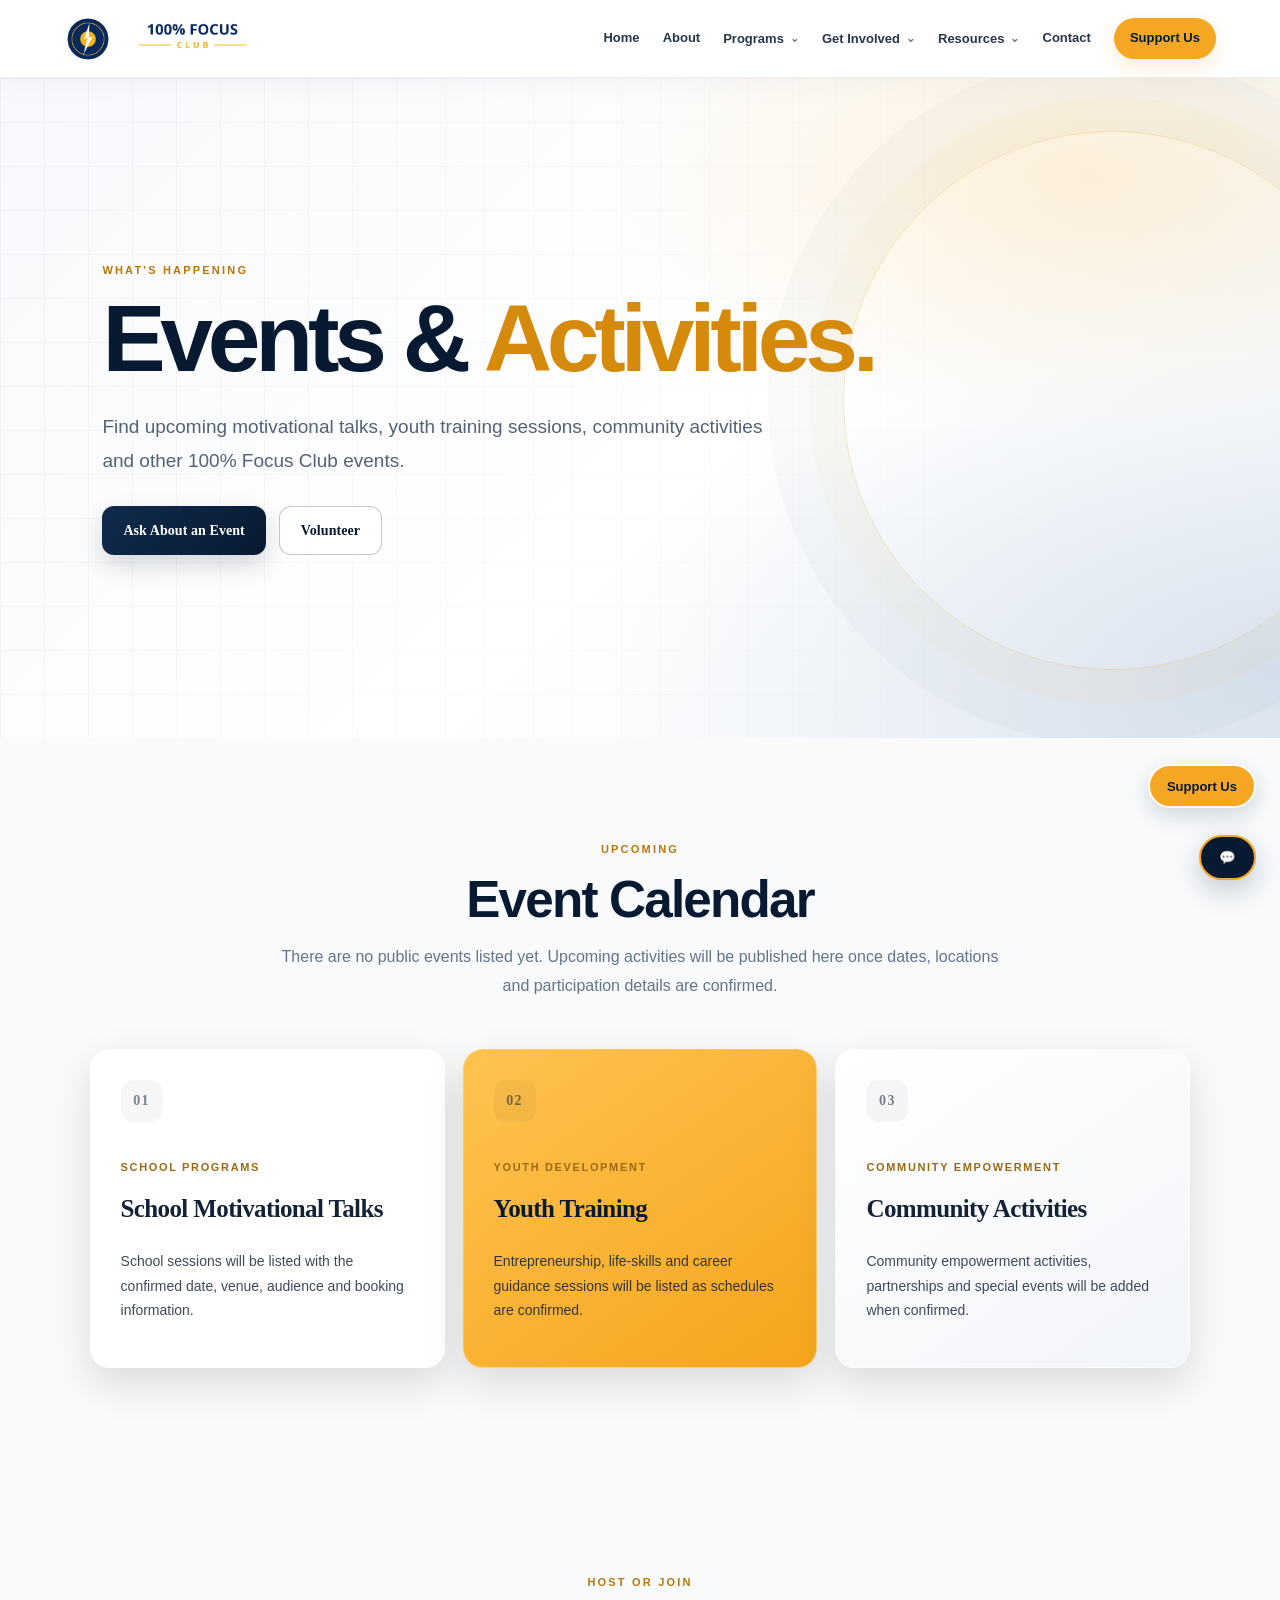
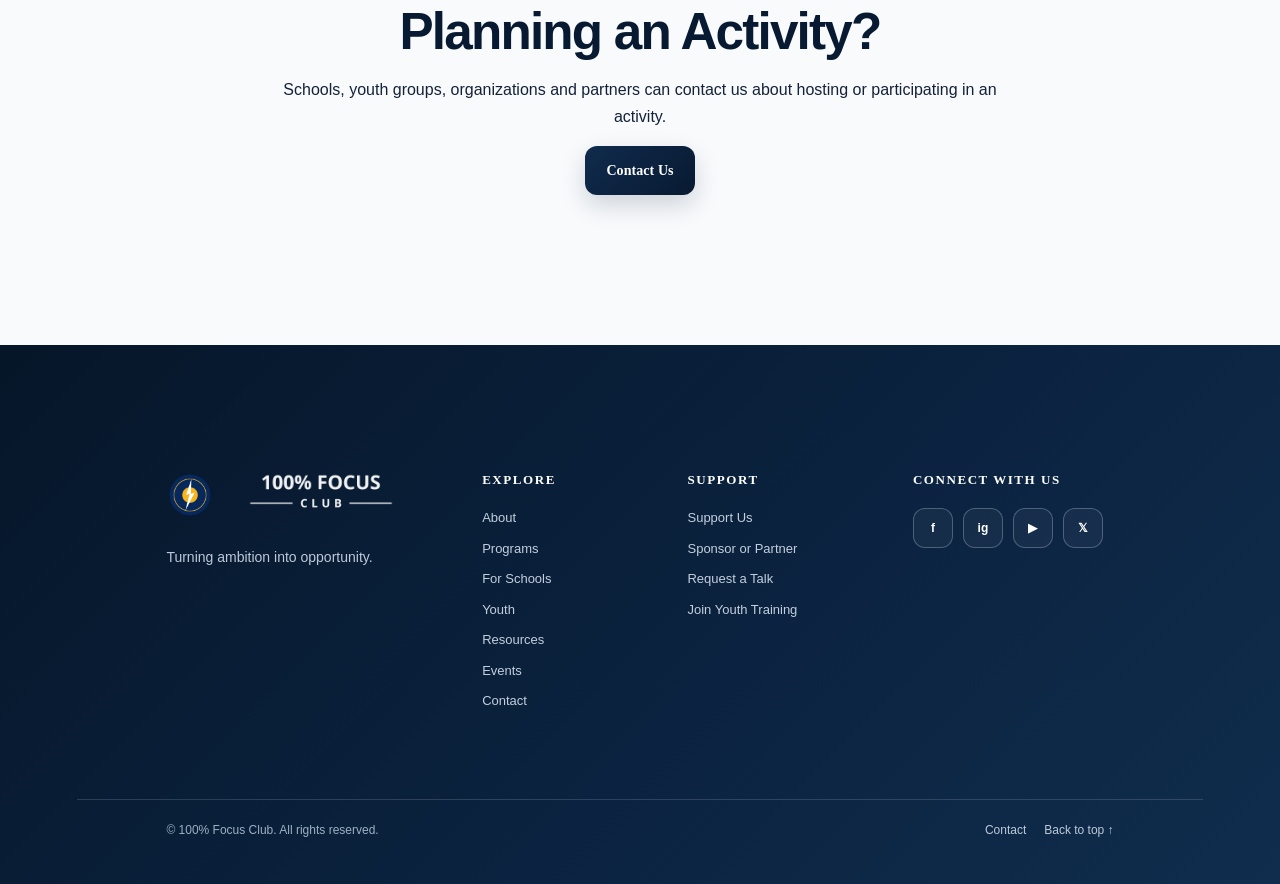
<file: events.html>
<!doctype html><html lang="en"><head><meta charset="utf-8"><meta name="viewport" content="width=device-width, initial-scale=1"><meta name="description" content="Find 100% Focus Club motivational talks, youth training sessions, community activities and other upcoming events."><meta name="theme-color" content="#0B1F3A"><meta name="robots" content="index,follow"><link rel="canonical" href="https://100percentfocusclub.org/events"><meta property="og:type" content="website"><meta property="og:site_name" content="100% Focus Club"><meta property="og:title" content="Events &amp; Activities | 100% Focus Club"><meta property="og:description" content="Find 100% Focus Club motivational talks, youth training sessions, community activities and other upcoming events."><meta property="og:url" content="https://100percentfocusclub.org/events"><meta property="og:image" content="https://100percentfocusclub.org/100_Focus_Club_Emblem_Transparent.png"><meta property="og:image:alt" content="100% Focus Club emblem"><meta name="twitter:card" content="summary"><meta name="twitter:title" content="Events &amp; Activities | 100% Focus Club"><meta name="twitter:description" content="Find 100% Focus Club motivational talks, youth training sessions, community activities and other upcoming events."><meta name="twitter:image" content="https://100percentfocusclub.org/100_Focus_Club_Emblem_Transparent.png"><link rel="stylesheet" href="/styles.css"><link rel="icon" type="image/png" href="/100_Focus_Club_Emblem_Transparent.png"><title>Events & Activities | 100% Focus Club</title></head><body><a class="skip-link" href="#main-content">Skip to main content</a><header class="site-header" id="top"><a class="brand" href="/" aria-label="100% Focus Club home"><img class="brand-emblem" src="/100_Focus_Club_Emblem_Transparent.png" alt="100% Focus Club emblem" /><span class="brand-wordmark"><img src="/100_Focus_Club_Wordmark_Transparent.png" alt="100% Focus Club"></span></a><button class="menu-toggle" aria-label="Open navigation" aria-expanded="false">☰</button><nav class="nav" aria-label="Primary navigation"><a href="/">Home</a><a href="/about">About</a><div class="nav-dropdown"><button type="button" class="nav-dropdown-trigger" aria-expanded="false">Programs</button><div class="nav-dropdown-menu"><a href="/programs">All Programs</a><a href="/schools">For Schools</a><a href="/youth">Youth</a></div></div><div class="nav-dropdown"><button type="button" class="nav-dropdown-trigger" aria-expanded="false">Get Involved</button><div class="nav-dropdown-menu"><a href="/volunteer">Volunteer</a><a href="/support">Support Us</a><a href="/merchandise">Merchandise</a><a href="/stories">Stories</a></div></div><div class="nav-dropdown"><button type="button" class="nav-dropdown-trigger" aria-expanded="false">Resources</button><div class="nav-dropdown-menu"><a href="/resources">Resources</a><a href="/events">Events</a></div></div><a href="/contact">Contact</a><a class="nav-support" href="/support">Support Us</a></nav></header><main id="main-content" tabindex="-1"><section class="hero"><div class="hero-copy"><p class="eyebrow">WHAT'S HAPPENING</p><h1>Events &amp; <span>Activities.</span></h1><p class="hero-text">Find upcoming motivational talks, youth training sessions, community activities and other 100% Focus Club events.</p><div class="hero-actions"><a class="btn btn-primary" href="/contact">Ask About an Event</a><a class="btn btn-outline" href="/volunteer">Volunteer</a></div></div></section><section class="section"><div class="section-heading centered"><p class="eyebrow">UPCOMING</p><h2>Event Calendar</h2><p>There are no public events listed yet. Upcoming activities will be published here once dates, locations and participation details are confirmed.</p></div><div class="path-grid events-program-grid"><article class="path-card school"><div class="path-icon">01</div><p class="card-kicker">SCHOOL PROGRAMS</p><h3>School Motivational Talks</h3><p>School sessions will be listed with the confirmed date, venue, audience and booking information.</p></article><article class="path-card youth"><div class="path-icon">02</div><p class="card-kicker">YOUTH DEVELOPMENT</p><h3>Youth Training</h3><p>Entrepreneurship, life-skills and career guidance sessions will be listed as schedules are confirmed.</p></article><article class="path-card support"><div class="path-icon">03</div><p class="card-kicker">COMMUNITY EMPOWERMENT</p><h3>Community Activities</h3><p>Community empowerment activities, partnerships and special events will be added when confirmed.</p></article></div></section><section class="section centered"><div class="section-heading centered"><p class="eyebrow">HOST OR JOIN</p><h2>Planning an Activity?</h2><p>Schools, youth groups, organizations and partners can contact us about hosting or participating in an activity.</p><a class="btn btn-primary" href="/contact">Contact Us</a></div></section></main><a class="floating-support" href="/support" aria-label="Support 100% Focus Club">Support Us</a><footer><div class="footer-main"><div class="footer-brand"><div class="footer-logo"><img class="footer-emblem" src="100_Focus_Club_Emblem_Transparent.png" alt="100% Focus Club emblem"><img class="footer-wordmark" src="100_Focus_Club_Wordmark_Transparent.png" alt="100% Focus Club"></div><p>Turning ambition into opportunity.</p></div><div class="footer-column"><h3>Explore</h3><div class="footer-links"><a href="/about">About</a><a href="/programs">Programs</a><a href="/schools">For Schools</a><a href="/youth">Youth</a><a href="/resources">Resources</a><a href="/events">Events</a><a href="/contact">Contact</a></div></div><div class="footer-column"><h3>Support</h3><div class="footer-links"><a href="/support">Support Us</a><a href="/support">Sponsor or Partner</a><a href="/schools">Request a Talk</a><a href="/youth">Join Youth Training</a></div></div><div class="footer-column social-column"><h3>Connect With Us</h3><div class="social-links" aria-label="Social media">
<a href="https://www.facebook.com/profile.php?id=61593097517740" aria-label="Facebook" target="_blank" rel="noopener noreferrer">f</a>
<a href="https://www.instagram.com/100percentfocusclub" aria-label="Instagram" target="_blank" rel="noopener noreferrer">ig</a>
<a href="https://youtube.com/@100percentfocusclub" aria-label="YouTube" target="_blank" rel="noopener noreferrer">▶</a>
<a href="https://x.com/100percentclb" aria-label="X" target="_blank" rel="noopener noreferrer">𝕏</a>
</div></div></div><div class="footer-bottom"><span>© 100% Focus Club. All rights reserved.</span><div><a href="/contact">Contact</a><a href="/">Back to top ↑</a></div></div></footer><script src="/script.js"></script></body></html>
</file>
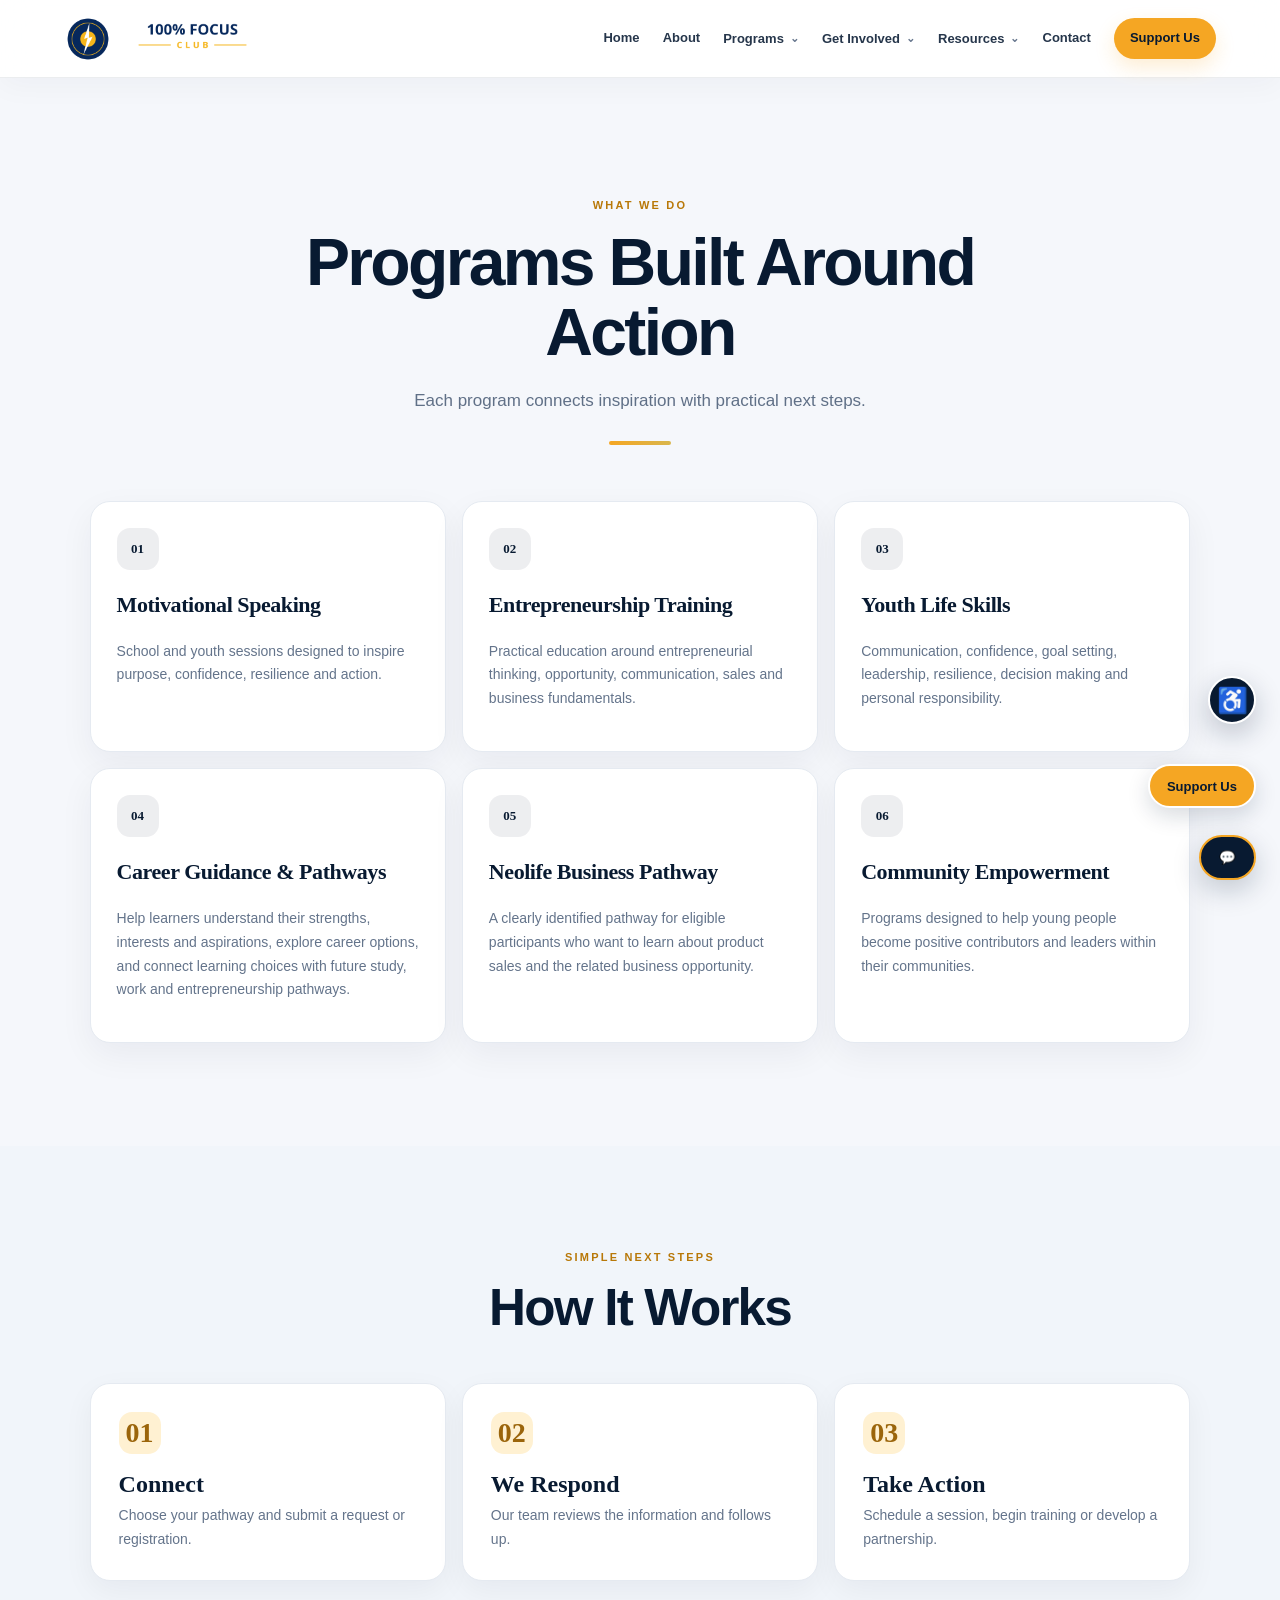
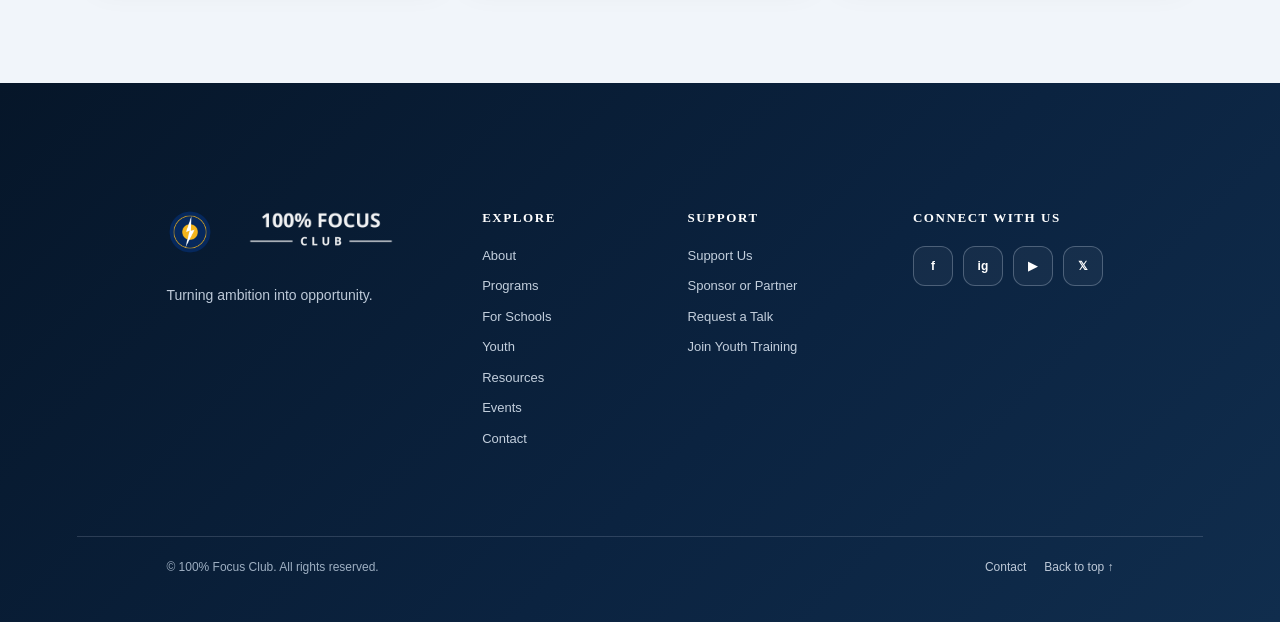
<file: programs.html>
<!doctype html><html lang="en"><head><meta charset="utf-8"><meta name="viewport" content="width=device-width, initial-scale=1"><meta name="description" content="Explore 100% Focus Club programs in motivational speaking, entrepreneurship, youth life skills, career guidance, Neolife business pathways and community empowerment."><meta name="theme-color" content="#0B1F3A"><meta name="robots" content="index,follow"><link rel="canonical" href="https://100percentfocusclub.org/programs"><meta property="og:type" content="website"><meta property="og:site_name" content="100% Focus Club"><meta property="og:title" content="Programs | 100% Focus Club"><meta property="og:description" content="Explore 100% Focus Club programs in motivational speaking, entrepreneurship, youth life skills, career guidance, Neolife business pathways and community empowerment."><meta property="og:url" content="https://100percentfocusclub.org/programs"><meta property="og:image" content="https://100percentfocusclub.org/100_Focus_Club_Emblem_Transparent.png"><meta property="og:image:alt" content="100% Focus Club emblem"><meta name="twitter:card" content="summary"><meta name="twitter:title" content="Programs | 100% Focus Club"><meta name="twitter:description" content="Explore 100% Focus Club programs in motivational speaking, entrepreneurship, youth life skills, career guidance, Neolife business pathways and community empowerment."><meta name="twitter:image" content="https://100percentfocusclub.org/100_Focus_Club_Emblem_Transparent.png"><link rel="stylesheet" href="/styles.css"><link rel="icon" type="image/png" href="/100_Focus_Club_Emblem_Transparent.png"><link rel="apple-touch-icon" href="/100_Focus_Club_Emblem_Transparent.png"><title>Programs | 100% Focus Club</title></head><body><a class="skip-link" href="#main-content">Skip to main content</a><header class="site-header" id="top"><a class="brand" href="/" aria-label="100% Focus Club home"><img class="brand-emblem" src="/100_Focus_Club_Emblem_Transparent.png" alt="100% Focus Club emblem" /><span class="brand-wordmark"><img src="/100_Focus_Club_Wordmark_Transparent.png" alt="100% Focus Club" /></span></a><button class="menu-toggle" aria-label="Open navigation" aria-expanded="false">☰</button><nav class="nav" aria-label="Primary navigation"><a href="/">Home</a><a href="/about">About</a><div class="nav-dropdown"><button type="button" class="nav-dropdown-trigger" aria-expanded="false">Programs</button><div class="nav-dropdown-menu"><a href="/programs">All Programs</a><a href="/schools">For Schools</a><a href="/youth">Youth</a></div></div><div class="nav-dropdown"><button type="button" class="nav-dropdown-trigger" aria-expanded="false">Get Involved</button><div class="nav-dropdown-menu"><a href="/volunteer">Volunteer</a><a href="/support">Support Us</a><a href="/merchandise">Merchandise</a><a href="/stories">Stories</a></div></div><div class="nav-dropdown"><button type="button" class="nav-dropdown-trigger" aria-expanded="false">Resources</button><div class="nav-dropdown-menu"><a href="/resources">Resources</a><a href="/events">Events</a></div></div><a href="/contact">Contact</a><a class="nav-support" href="/support">Support Us</a></nav></header><main id="main-content" tabindex="-1"><section class="programs section" id="programs">
  <div class="section-heading centered"><p class="eyebrow">WHAT WE DO</p><h1 class="page-title">Programs Built Around Action</h1><p>Each program connects inspiration with practical next steps.</p></div>
  <div class="program-grid">
    <article><div class="program-number">01</div><h3>Motivational Speaking</h3><p>School and youth sessions designed to inspire purpose, confidence, resilience and action.</p></article>
    <article><div class="program-number">02</div><h3>Entrepreneurship Training</h3><p>Practical education around entrepreneurial thinking, opportunity, communication, sales and business fundamentals.</p></article>
    <article><div class="program-number">03</div><h3>Youth Life Skills</h3><p>Communication, confidence, goal setting, leadership, resilience, decision making and personal responsibility.</p></article>
    <article><div class="program-number">04</div><h3>Career Guidance &amp; Pathways</h3><p>Help learners understand their strengths, interests and aspirations, explore career options, and connect learning choices with future study, work and entrepreneurship pathways.</p></article>
    <article><div class="program-number">05</div><h3>Neolife Business Pathway</h3><p>A clearly identified pathway for eligible participants who want to learn about product sales and the related business opportunity.</p></article>
    <article><div class="program-number">06</div><h3>Community Empowerment</h3><p>Programs designed to help young people become positive contributors and leaders within their communities.</p></article>
  </div>
</section><section class="how section"><div class="section-heading centered"><p class="eyebrow">SIMPLE NEXT STEPS</p><h2>How It Works</h2></div><div class="steps"><div><b>01</b><h3>Connect</h3><p>Choose your pathway and submit a request or registration.</p></div><div><b>02</b><h3>We Respond</h3><p>Our team reviews the information and follows up.</p></div><div><b>03</b><h3>Take Action</h3><p>Schedule a session, begin training or develop a partnership.</p></div></div></section></main><div class="accessibility-widget" aria-label="Accessibility tools">
  <button class="accessibility-toggle" type="button" aria-label="Open accessibility options" aria-expanded="false" aria-controls="accessibility-panel" title="Accessibility options">♿</button>
  <div class="accessibility-panel" id="accessibility-panel" role="dialog" aria-modal="false" aria-labelledby="accessibility-title" hidden>
    <div class="accessibility-panel-header">
      <strong id="accessibility-title">Accessibility options</strong>
      <button type="button" class="accessibility-close" aria-label="Close accessibility options">×</button>
    </div>
    <p id="accessibility-help">Choose display settings that make the website easier for you to read and use. Your choices are saved on this device.</p>
    <div class="accessibility-controls">
      <button type="button" data-a11y="text-larger" aria-pressed="false">Larger text</button>
      <button type="button" data-a11y="high-contrast" aria-pressed="false">High contrast</button>
      <button type="button" data-a11y="underline-links" aria-pressed="false">Underline links</button>
      <button type="button" data-a11y="reduce-motion" aria-pressed="false">Reduce motion</button>
      <button type="button" data-a11y="text-spacing" aria-pressed="false">Text spacing</button>
      <button type="button" data-a11y="grayscale" aria-pressed="false">Grayscale</button>
      <button type="button" data-a11y="large-cursor" aria-pressed="false">Large cursor</button>
      <button type="button" data-a11y="focus-highlight" aria-pressed="false">Focus highlight</button>
      <button type="button" data-a11y="reset">Reset all</button>
    </div>
  </div>
</div><a class="floating-support" href="/support" aria-label="Support 100% Focus Club">Support Us</a><footer><div class="footer-main"><div class="footer-brand"><div class="footer-logo"><img class="footer-emblem" src="100_Focus_Club_Emblem_Transparent.png" alt="100% Focus Club emblem"><img class="footer-wordmark" src="100_Focus_Club_Wordmark_Transparent.png" alt="100% Focus Club"></div><p>Turning ambition into opportunity.</p></div><div class="footer-column"><h3>Explore</h3><div class="footer-links"><a href="/about">About</a><a href="/programs">Programs</a><a href="/schools">For Schools</a><a href="/youth">Youth</a><a href="/resources">Resources</a><a href="/events">Events</a><a href="/contact">Contact</a></div></div><div class="footer-column"><h3>Support</h3><div class="footer-links"><a href="/support">Support Us</a><a href="/support">Sponsor or Partner</a><a href="/schools">Request a Talk</a><a href="/youth">Join Youth Training</a></div></div><div class="footer-column social-column"><h3>Connect With Us</h3><div class="social-links" aria-label="Social media">
<a href="https://www.facebook.com/profile.php?id=61593097517740" aria-label="Facebook" target="_blank" rel="noopener noreferrer">f</a>
<a href="https://www.instagram.com/100percentfocusclub" aria-label="Instagram" target="_blank" rel="noopener noreferrer">ig</a>
<a href="https://youtube.com/@100percentfocusclub" aria-label="YouTube" target="_blank" rel="noopener noreferrer">▶</a>
<a href="https://x.com/100percentclb" aria-label="X" target="_blank" rel="noopener noreferrer">𝕏</a>
</div></div></div><div class="footer-bottom"><span>© 100% Focus Club. All rights reserved.</span><div><a href="/contact">Contact</a><a href="/">Back to top ↑</a></div></div></footer><script src="/script.js"></script></body></html>
</file>
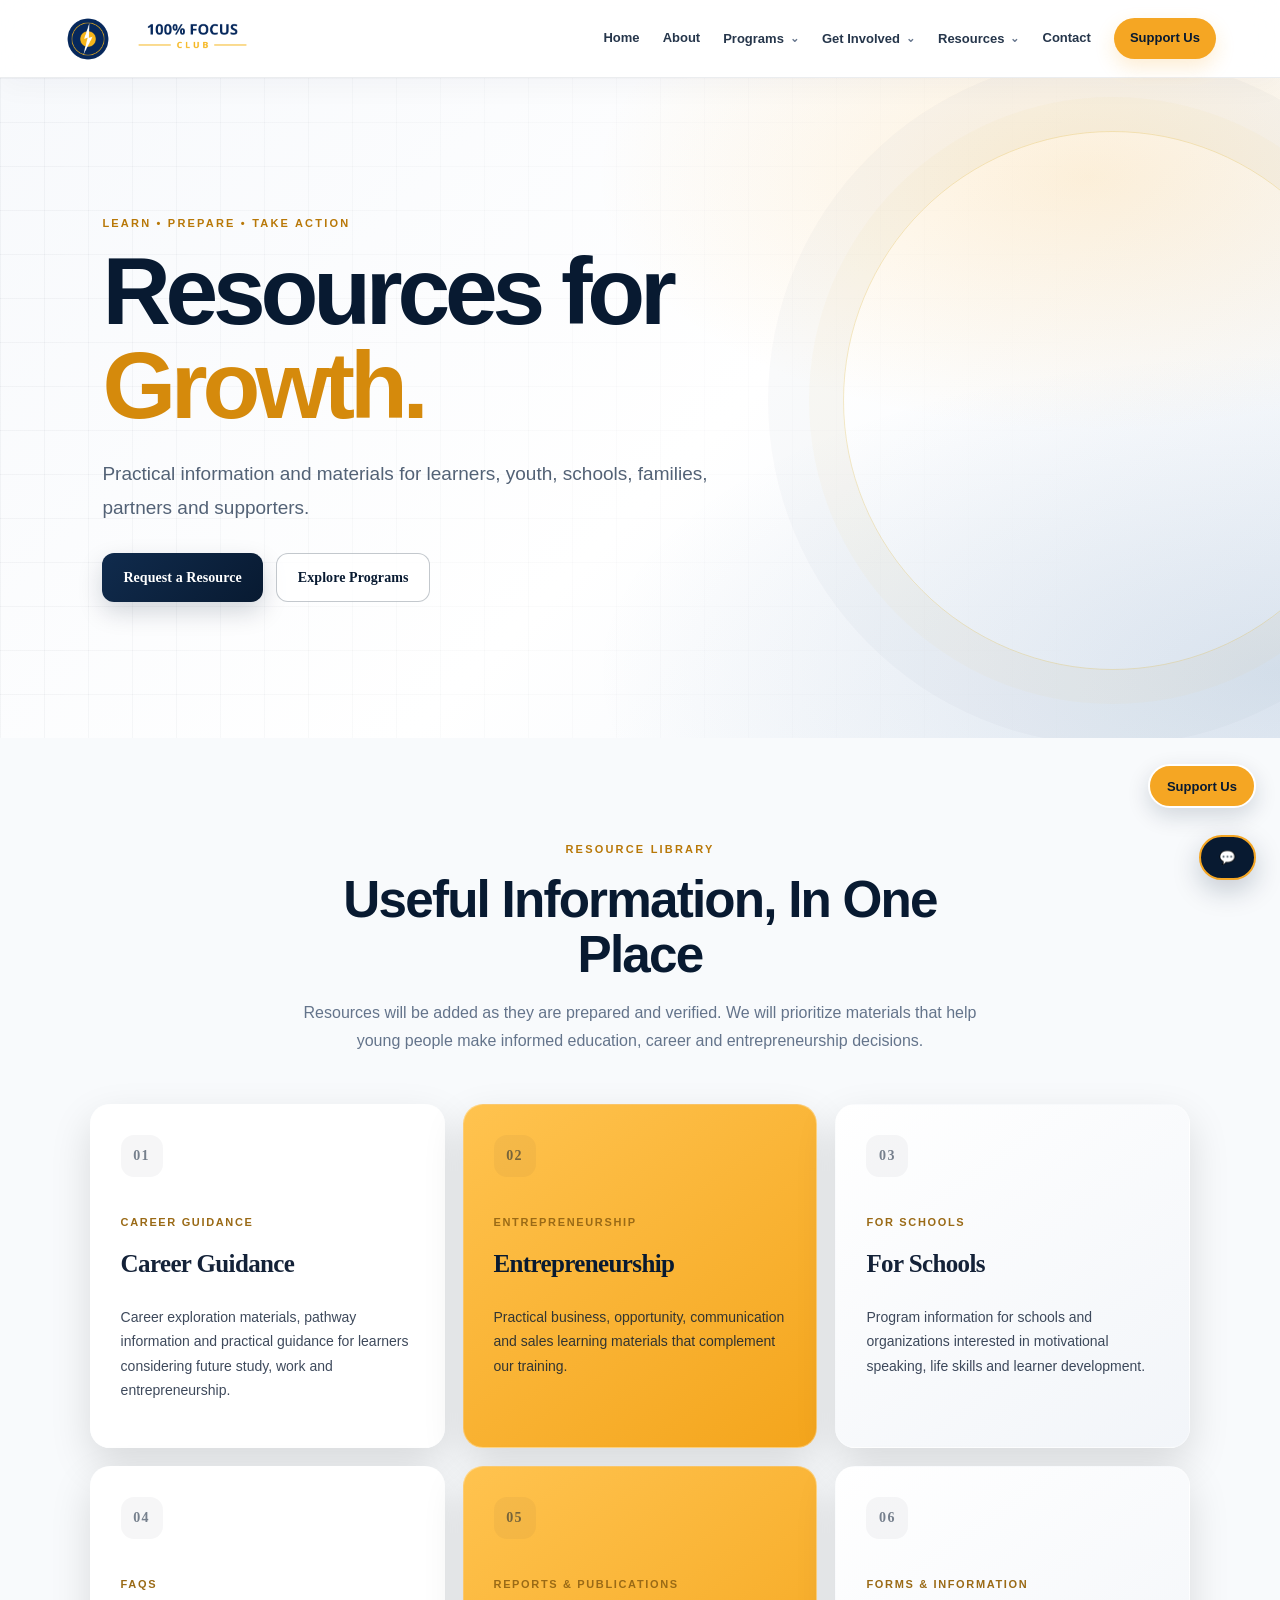
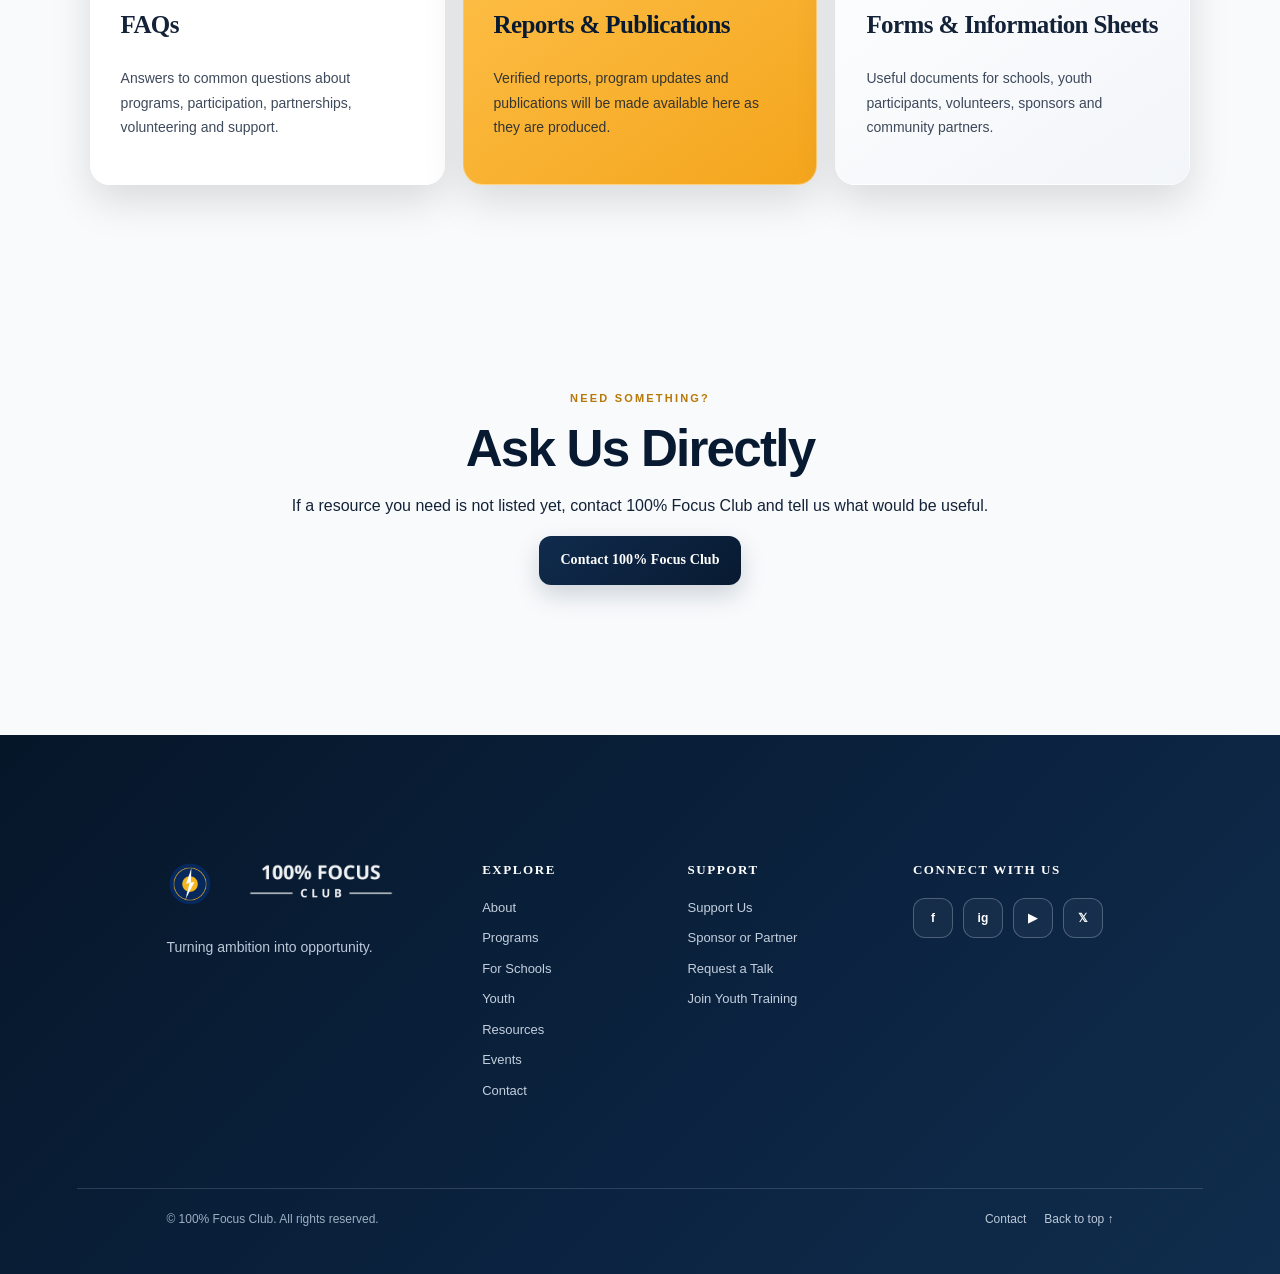
<file: resources.html>
<!doctype html><html lang="en"><head><meta charset="utf-8"><meta name="viewport" content="width=device-width, initial-scale=1"><meta name="description" content="Find career guidance, entrepreneurship, school program information, FAQs, reports, publications and useful resources from 100% Focus Club."><meta name="theme-color" content="#0B1F3A"><meta name="robots" content="index,follow"><link rel="canonical" href="https://100percentfocusclub.org/resources"><meta property="og:type" content="website"><meta property="og:site_name" content="100% Focus Club"><meta property="og:title" content="Resources | 100% Focus Club"><meta property="og:description" content="Find career guidance, entrepreneurship, school program information, FAQs, reports, publications and useful resources from 100% Focus Club."><meta property="og:url" content="https://100percentfocusclub.org/resources"><meta property="og:image" content="https://100percentfocusclub.org/100_Focus_Club_Emblem_Transparent.png"><meta property="og:image:alt" content="100% Focus Club emblem"><meta name="twitter:card" content="summary"><meta name="twitter:title" content="Resources | 100% Focus Club"><meta name="twitter:description" content="Find career guidance, entrepreneurship, school program information, FAQs, reports, publications and useful resources from 100% Focus Club."><meta name="twitter:image" content="https://100percentfocusclub.org/100_Focus_Club_Emblem_Transparent.png"><link rel="stylesheet" href="/styles.css"><link rel="icon" type="image/png" href="/100_Focus_Club_Emblem_Transparent.png"><title>Resources | 100% Focus Club</title></head><body><a class="skip-link" href="#main-content">Skip to main content</a><header class="site-header" id="top"><a class="brand" href="/" aria-label="100% Focus Club home"><img class="brand-emblem" src="/100_Focus_Club_Emblem_Transparent.png" alt="100% Focus Club emblem" /><span class="brand-wordmark"><img src="/100_Focus_Club_Wordmark_Transparent.png" alt="100% Focus Club"></span></a><button class="menu-toggle" aria-label="Open navigation" aria-expanded="false">☰</button><nav class="nav" aria-label="Primary navigation"><a href="/">Home</a><a href="/about">About</a><div class="nav-dropdown"><button type="button" class="nav-dropdown-trigger" aria-expanded="false">Programs</button><div class="nav-dropdown-menu"><a href="/programs">All Programs</a><a href="/schools">For Schools</a><a href="/youth">Youth</a></div></div><div class="nav-dropdown"><button type="button" class="nav-dropdown-trigger" aria-expanded="false">Get Involved</button><div class="nav-dropdown-menu"><a href="/volunteer">Volunteer</a><a href="/support">Support Us</a><a href="/merchandise">Merchandise</a><a href="/stories">Stories</a></div></div><div class="nav-dropdown"><button type="button" class="nav-dropdown-trigger" aria-expanded="false">Resources</button><div class="nav-dropdown-menu"><a href="/resources">Resources</a><a href="/events">Events</a></div></div><a href="/contact">Contact</a><a class="nav-support" href="/support">Support Us</a></nav></header><main id="main-content" tabindex="-1"><section class="hero"><div class="hero-copy"><p class="eyebrow">LEARN • PREPARE • TAKE ACTION</p><h1>Resources for <span>Growth.</span></h1><p class="hero-text">Practical information and materials for learners, youth, schools, families, partners and supporters.</p><div class="hero-actions"><a class="btn btn-primary" href="/contact">Request a Resource</a><a class="btn btn-outline" href="/programs">Explore Programs</a></div></div></section><section class="section"><div class="section-heading centered"><p class="eyebrow">RESOURCE LIBRARY</p><h2>Useful Information, In One Place</h2><p>Resources will be added as they are prepared and verified. We will prioritize materials that help young people make informed education, career and entrepreneurship decisions.</p></div><div class="path-grid resources-program-grid"><article class="path-card school"><div class="path-icon">01</div><p class="card-kicker">CAREER GUIDANCE</p><h3>Career Guidance</h3><p>Career exploration materials, pathway information and practical guidance for learners considering future study, work and entrepreneurship.</p></article><article class="path-card youth"><div class="path-icon">02</div><p class="card-kicker">ENTREPRENEURSHIP</p><h3>Entrepreneurship</h3><p>Practical business, opportunity, communication and sales learning materials that complement our training.</p></article><article class="path-card support"><div class="path-icon">03</div><p class="card-kicker">FOR SCHOOLS</p><h3>For Schools</h3><p>Program information for schools and organizations interested in motivational speaking, life skills and learner development.</p></article><article class="path-card school"><div class="path-icon">04</div><p class="card-kicker">FAQS</p><h3>FAQs</h3><p>Answers to common questions about programs, participation, partnerships, volunteering and support.</p></article><article class="path-card youth"><div class="path-icon">05</div><p class="card-kicker">REPORTS & PUBLICATIONS</p><h3>Reports & Publications</h3><p>Verified reports, program updates and publications will be made available here as they are produced.</p></article><article class="path-card support"><div class="path-icon">06</div><p class="card-kicker">FORMS & INFORMATION</p><h3>Forms & Information Sheets</h3><p>Useful documents for schools, youth participants, volunteers, sponsors and community partners.</p></article></div></section><section class="section centered"><div class="section-heading centered"><p class="eyebrow">NEED SOMETHING?</p><h2>Ask Us Directly</h2><p>If a resource you need is not listed yet, contact 100% Focus Club and tell us what would be useful.</p><a class="btn btn-primary" href="/contact">Contact 100% Focus Club</a></div></section></main><a class="floating-support" href="/support" aria-label="Support 100% Focus Club">Support Us</a><footer><div class="footer-main"><div class="footer-brand"><div class="footer-logo"><img class="footer-emblem" src="100_Focus_Club_Emblem_Transparent.png" alt="100% Focus Club emblem"><img class="footer-wordmark" src="100_Focus_Club_Wordmark_Transparent.png" alt="100% Focus Club"></div><p>Turning ambition into opportunity.</p></div><div class="footer-column"><h3>Explore</h3><div class="footer-links"><a href="/about">About</a><a href="/programs">Programs</a><a href="/schools">For Schools</a><a href="/youth">Youth</a><a href="/resources">Resources</a><a href="/events">Events</a><a href="/contact">Contact</a></div></div><div class="footer-column"><h3>Support</h3><div class="footer-links"><a href="/support">Support Us</a><a href="/support">Sponsor or Partner</a><a href="/schools">Request a Talk</a><a href="/youth">Join Youth Training</a></div></div><div class="footer-column social-column"><h3>Connect With Us</h3><div class="social-links" aria-label="Social media">
<a href="https://www.facebook.com/profile.php?id=61593097517740" aria-label="Facebook" target="_blank" rel="noopener noreferrer">f</a>
<a href="https://www.instagram.com/100percentfocusclub" aria-label="Instagram" target="_blank" rel="noopener noreferrer">ig</a>
<a href="https://youtube.com/@100percentfocusclub" aria-label="YouTube" target="_blank" rel="noopener noreferrer">▶</a>
<a href="https://x.com/100percentclb" aria-label="X" target="_blank" rel="noopener noreferrer">𝕏</a>
</div></div></div><div class="footer-bottom"><span>© 100% Focus Club. All rights reserved.</span><div><a href="/contact">Contact</a><a href="/">Back to top ↑</a></div></div></footer><script src="/script.js"></script></body></html>
</file>
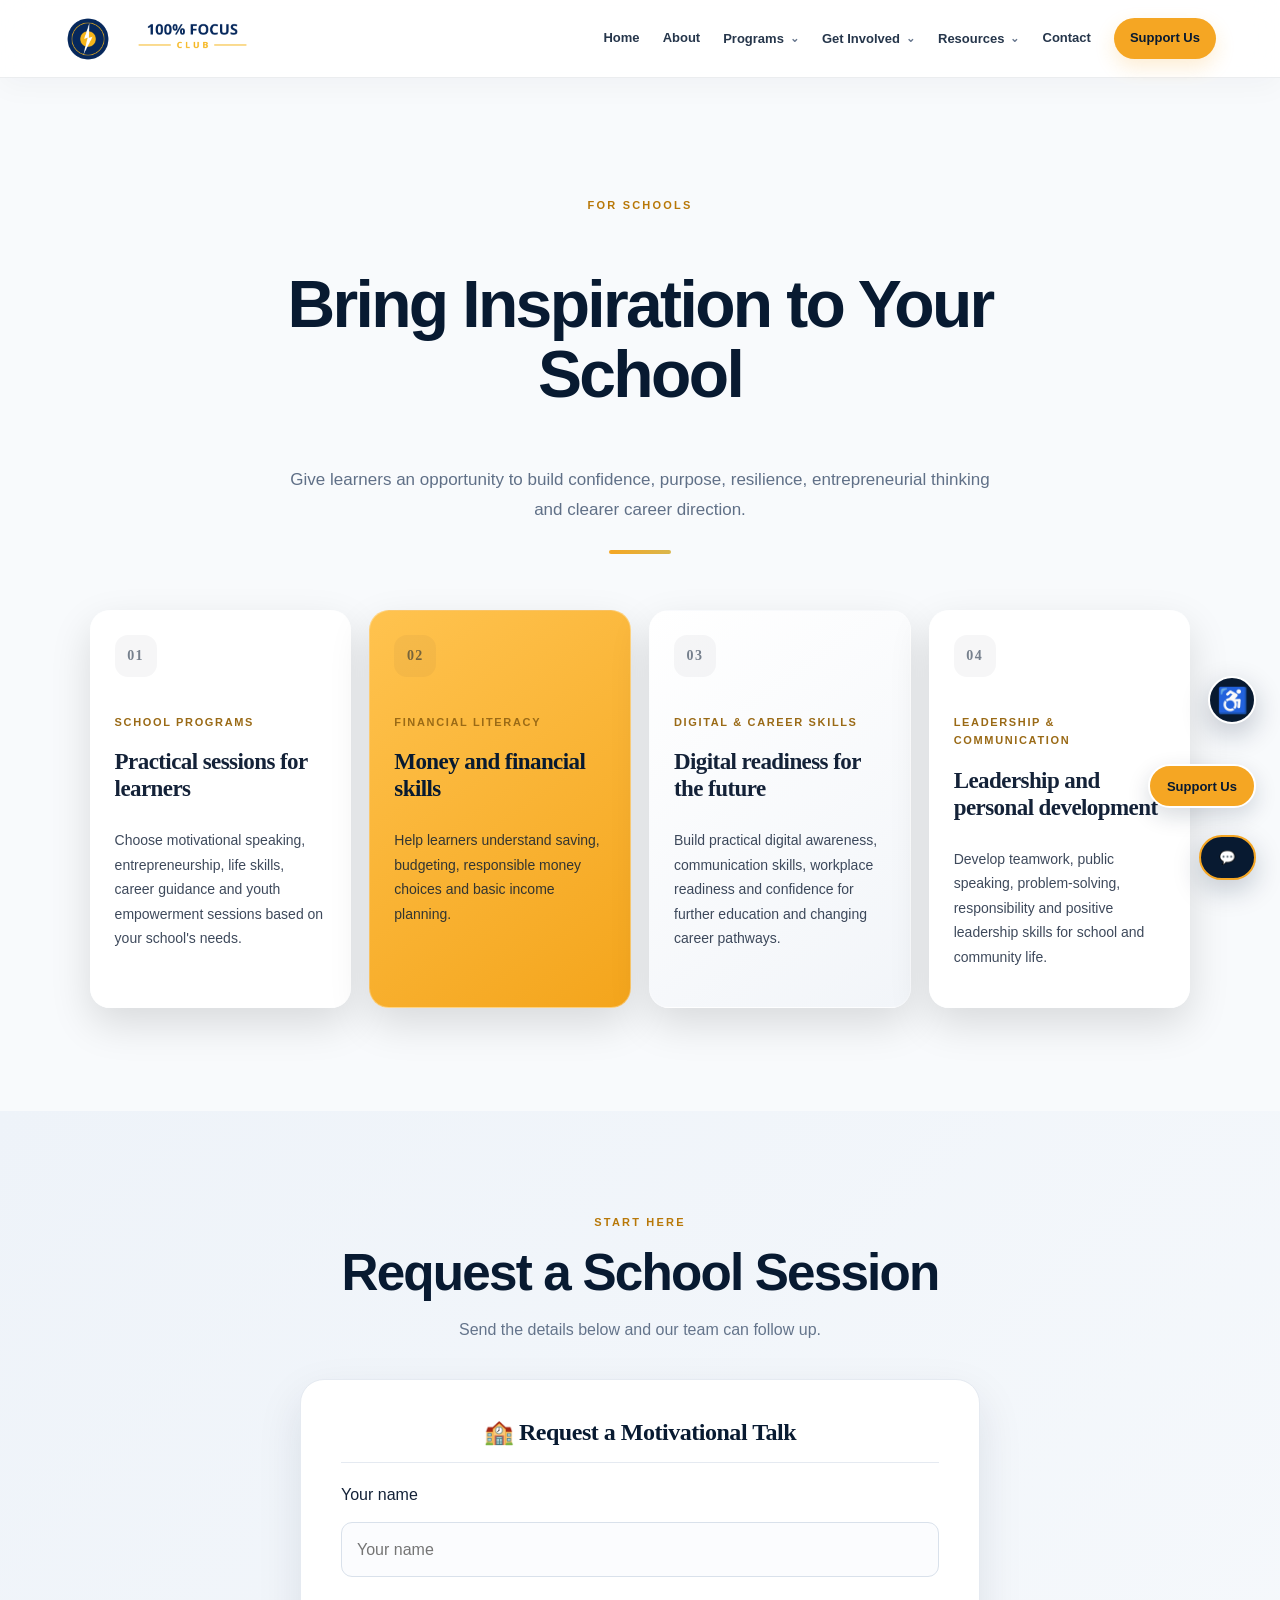
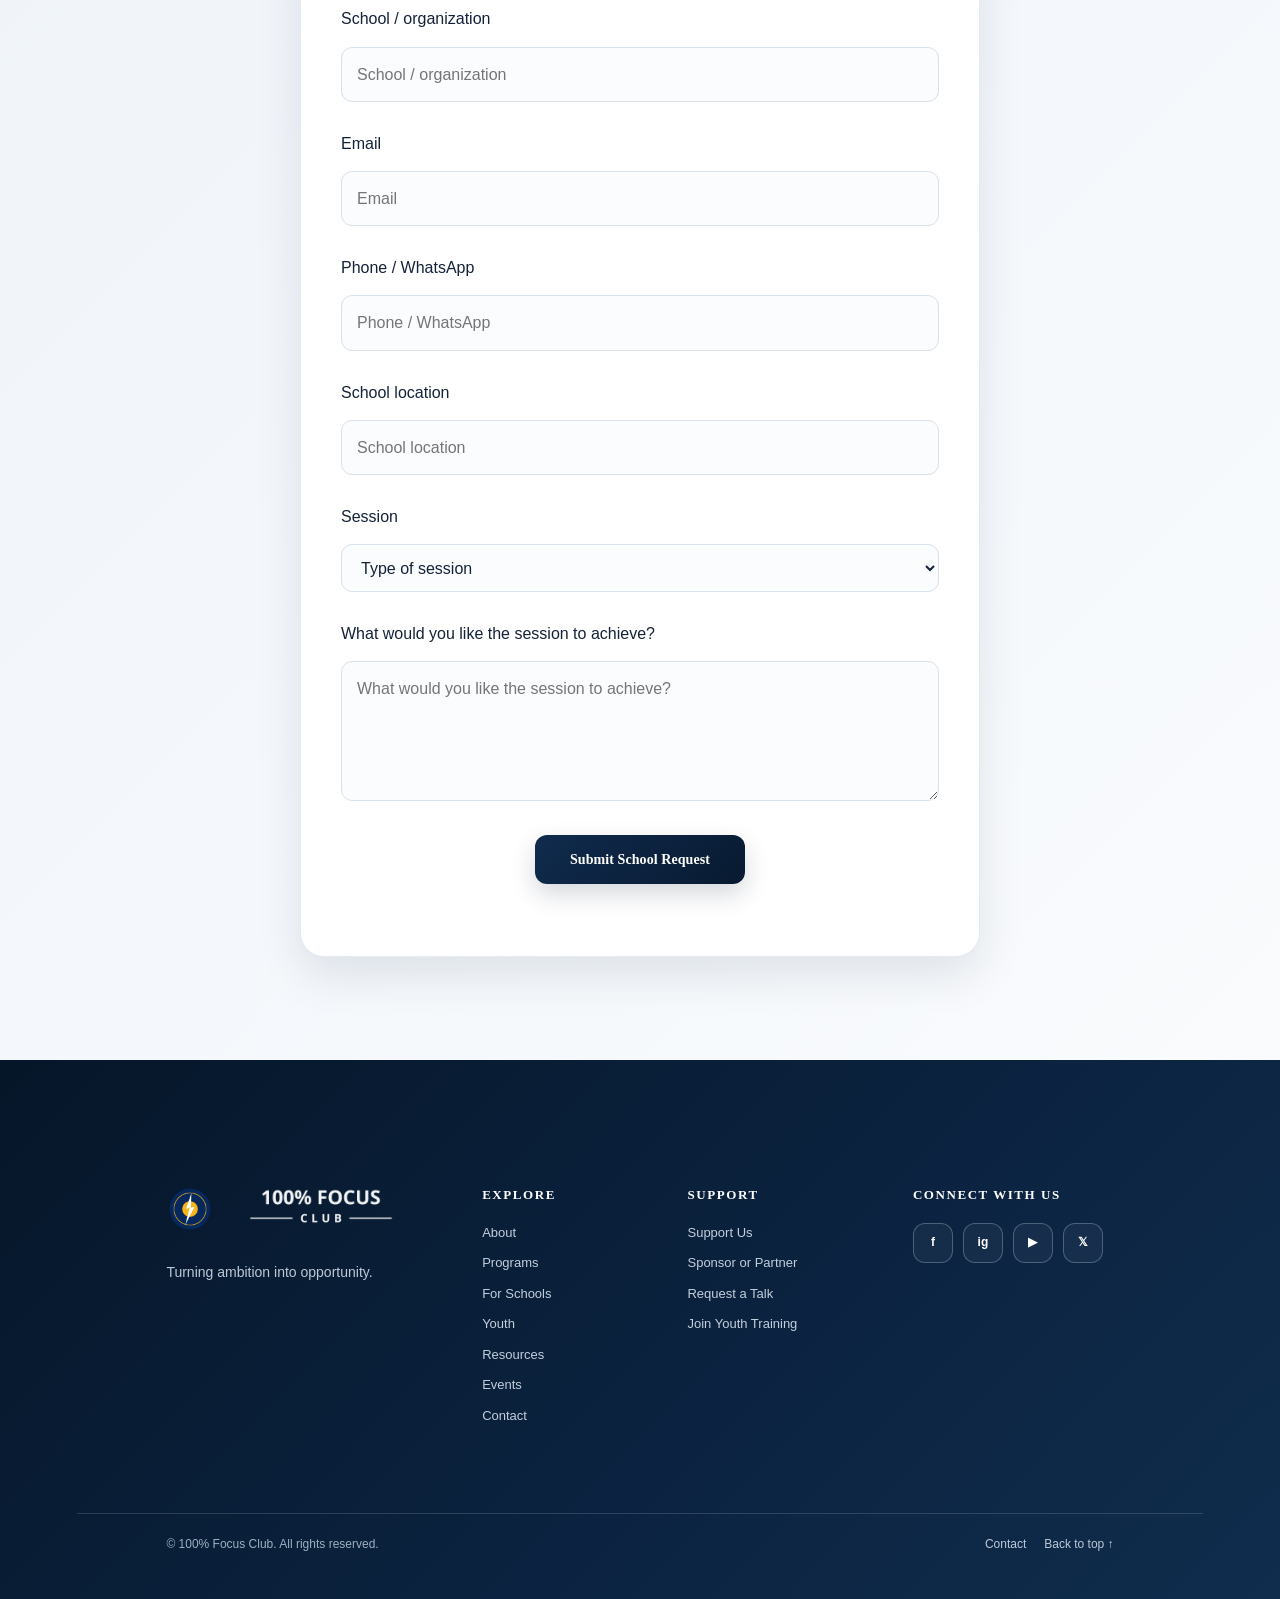
<file: schools.html>
<!doctype html><html lang="en"><head><meta charset="utf-8"><meta name="viewport" content="width=device-width, initial-scale=1"><meta name="description" content="Bring motivational speaking, entrepreneurship, financial literacy, digital and career skills, leadership and communication programs to your school."><meta name="theme-color" content="#0B1F3A"><meta name="robots" content="index,follow"><link rel="canonical" href="https://100percentfocusclub.org/schools"><meta property="og:type" content="website"><meta property="og:site_name" content="100% Focus Club"><meta property="og:title" content="School Programs | 100% Focus Club"><meta property="og:description" content="Bring motivational speaking, entrepreneurship, financial literacy, digital and career skills, leadership and communication programs to your school."><meta property="og:url" content="https://100percentfocusclub.org/schools"><meta property="og:image" content="https://100percentfocusclub.org/100_Focus_Club_Emblem_Transparent.png"><meta property="og:image:alt" content="100% Focus Club emblem"><meta name="twitter:card" content="summary"><meta name="twitter:title" content="School Programs | 100% Focus Club"><meta name="twitter:description" content="Bring motivational speaking, entrepreneurship, financial literacy, digital and career skills, leadership and communication programs to your school."><meta name="twitter:image" content="https://100percentfocusclub.org/100_Focus_Club_Emblem_Transparent.png"><link rel="stylesheet" href="/styles.css"><link rel="icon" type="image/png" href="/100_Focus_Club_Emblem_Transparent.png"><link rel="apple-touch-icon" href="/100_Focus_Club_Emblem_Transparent.png"><title>School Programs | 100% Focus Club</title></head><body><a class="skip-link" href="#main-content">Skip to main content</a><header class="site-header" id="top"><a class="brand" href="/" aria-label="100% Focus Club home"><img class="brand-emblem" src="/100_Focus_Club_Emblem_Transparent.png" alt="100% Focus Club emblem" /><span class="brand-wordmark"><img src="/100_Focus_Club_Wordmark_Transparent.png" alt="100% Focus Club" /></span></a><button class="menu-toggle" aria-label="Open navigation" aria-expanded="false">☰</button><nav class="nav" aria-label="Primary navigation"><a href="/">Home</a><a href="/about">About</a><div class="nav-dropdown"><button type="button" class="nav-dropdown-trigger" aria-expanded="false">Programs</button><div class="nav-dropdown-menu"><a href="/programs">All Programs</a><a href="/schools">For Schools</a><a href="/youth">Youth</a></div></div><div class="nav-dropdown"><button type="button" class="nav-dropdown-trigger" aria-expanded="false">Get Involved</button><div class="nav-dropdown-menu"><a href="/volunteer">Volunteer</a><a href="/support">Support Us</a><a href="/merchandise">Merchandise</a><a href="/stories">Stories</a></div></div><div class="nav-dropdown"><button type="button" class="nav-dropdown-trigger" aria-expanded="false">Resources</button><div class="nav-dropdown-menu"><a href="/resources">Resources</a><a href="/events">Events</a></div></div><a href="/contact">Contact</a><a class="nav-support" href="/support">Support Us</a></nav></header><main id="main-content" tabindex="-1"><section class="section"><div class="section-heading centered"><p class="eyebrow">FOR SCHOOLS</p><h1>Bring Inspiration to Your School</h1><p>Give learners an opportunity to build confidence, purpose, resilience, entrepreneurial thinking and clearer career direction.</p></div><div class="path-grid school-program-grid"><article class="path-card school"><div class="path-icon">01</div><p class="card-kicker">SCHOOL PROGRAMS</p><h3>Practical sessions for learners</h3><p>Choose motivational speaking, entrepreneurship, life skills, career guidance and youth empowerment sessions based on your school's needs.</p></article><article class="path-card youth"><div class="path-icon">02</div><p class="card-kicker">FINANCIAL LITERACY</p><h3>Money and financial skills</h3><p>Help learners understand saving, budgeting, responsible money choices and basic income planning.</p></article><article class="path-card support"><div class="path-icon">03</div><p class="card-kicker">DIGITAL &amp; CAREER SKILLS</p><h3>Digital readiness for the future</h3><p>Build practical digital awareness, communication skills, workplace readiness and confidence for further education and changing career pathways.</p></article><article class="path-card school"><div class="path-icon">04</div><p class="card-kicker">LEADERSHIP &amp; COMMUNICATION</p><h3>Leadership and personal development</h3><p>Develop teamwork, public speaking, problem-solving, responsibility and positive leadership skills for school and community life.</p></article></div></section><section class="forms section"><div class="section-heading centered"><p class="eyebrow">START HERE</p><h2>Request a School Session</h2><p>Send the details below and our team can follow up.</p></div><div class="form-grid"><form class="interest-form" id="school-form" data-type="School Request"><h3>🏫 Request a Motivational Talk</h3><input required name="name" placeholder="Your name"><input required name="school" placeholder="School / organization"><input required type="email" name="email" placeholder="Email"><input name="phone" placeholder="Phone / WhatsApp"><input name="location" placeholder="School location"><select required name="session"><option value="">Type of session</option><option>Motivational talk</option><option>Entrepreneurship talk</option><option>Life skills session</option><option>Career guidance &amp; pathways</option><option>Youth empowerment program</option></select><textarea name="message" placeholder="What would you like the session to achieve?"></textarea><button class="btn btn-primary" type="submit">Submit School Request</button><p class="form-status" aria-live="polite"></p></form></div></section></main><div class="accessibility-widget" aria-label="Accessibility tools">
  <button class="accessibility-toggle" type="button" aria-label="Open accessibility options" aria-expanded="false" aria-controls="accessibility-panel" title="Accessibility options">♿</button>
  <div class="accessibility-panel" id="accessibility-panel" role="dialog" aria-modal="false" aria-labelledby="accessibility-title" hidden>
    <div class="accessibility-panel-header">
      <strong id="accessibility-title">Accessibility options</strong>
      <button type="button" class="accessibility-close" aria-label="Close accessibility options">×</button>
    </div>
    <p id="accessibility-help">Choose display settings that make the website easier for you to read and use. Your choices are saved on this device.</p>
    <div class="accessibility-controls">
      <button type="button" data-a11y="text-larger" aria-pressed="false">Larger text</button>
      <button type="button" data-a11y="high-contrast" aria-pressed="false">High contrast</button>
      <button type="button" data-a11y="underline-links" aria-pressed="false">Underline links</button>
      <button type="button" data-a11y="reduce-motion" aria-pressed="false">Reduce motion</button>
      <button type="button" data-a11y="text-spacing" aria-pressed="false">Text spacing</button>
      <button type="button" data-a11y="grayscale" aria-pressed="false">Grayscale</button>
      <button type="button" data-a11y="large-cursor" aria-pressed="false">Large cursor</button>
      <button type="button" data-a11y="focus-highlight" aria-pressed="false">Focus highlight</button>
      <button type="button" data-a11y="reset">Reset all</button>
    </div>
  </div>
</div><a class="floating-support" href="/support" aria-label="Support 100% Focus Club">Support Us</a><footer><div class="footer-main"><div class="footer-brand"><div class="footer-logo"><img class="footer-emblem" src="100_Focus_Club_Emblem_Transparent.png" alt="100% Focus Club emblem"><img class="footer-wordmark" src="100_Focus_Club_Wordmark_Transparent.png" alt="100% Focus Club"></div><p>Turning ambition into opportunity.</p></div><div class="footer-column"><h3>Explore</h3><div class="footer-links"><a href="/about">About</a><a href="/programs">Programs</a><a href="/schools">For Schools</a><a href="/youth">Youth</a><a href="/resources">Resources</a><a href="/events">Events</a><a href="/contact">Contact</a></div></div><div class="footer-column"><h3>Support</h3><div class="footer-links"><a href="/support">Support Us</a><a href="/support">Sponsor or Partner</a><a href="/schools">Request a Talk</a><a href="/youth">Join Youth Training</a></div></div><div class="footer-column social-column"><h3>Connect With Us</h3><div class="social-links" aria-label="Social media">
<a href="https://www.facebook.com/profile.php?id=61593097517740" aria-label="Facebook" target="_blank" rel="noopener noreferrer">f</a>
<a href="https://www.instagram.com/100percentfocusclub" aria-label="Instagram" target="_blank" rel="noopener noreferrer">ig</a>
<a href="https://youtube.com/@100percentfocusclub" aria-label="YouTube" target="_blank" rel="noopener noreferrer">▶</a>
<a href="https://x.com/100percentclb" aria-label="X" target="_blank" rel="noopener noreferrer">𝕏</a>
</div></div></div><div class="footer-bottom"><span>© 100% Focus Club. All rights reserved.</span><div><a href="/contact">Contact</a><a href="/">Back to top ↑</a></div></div></footer><script src="/script.js"></script></body></html>
</file>
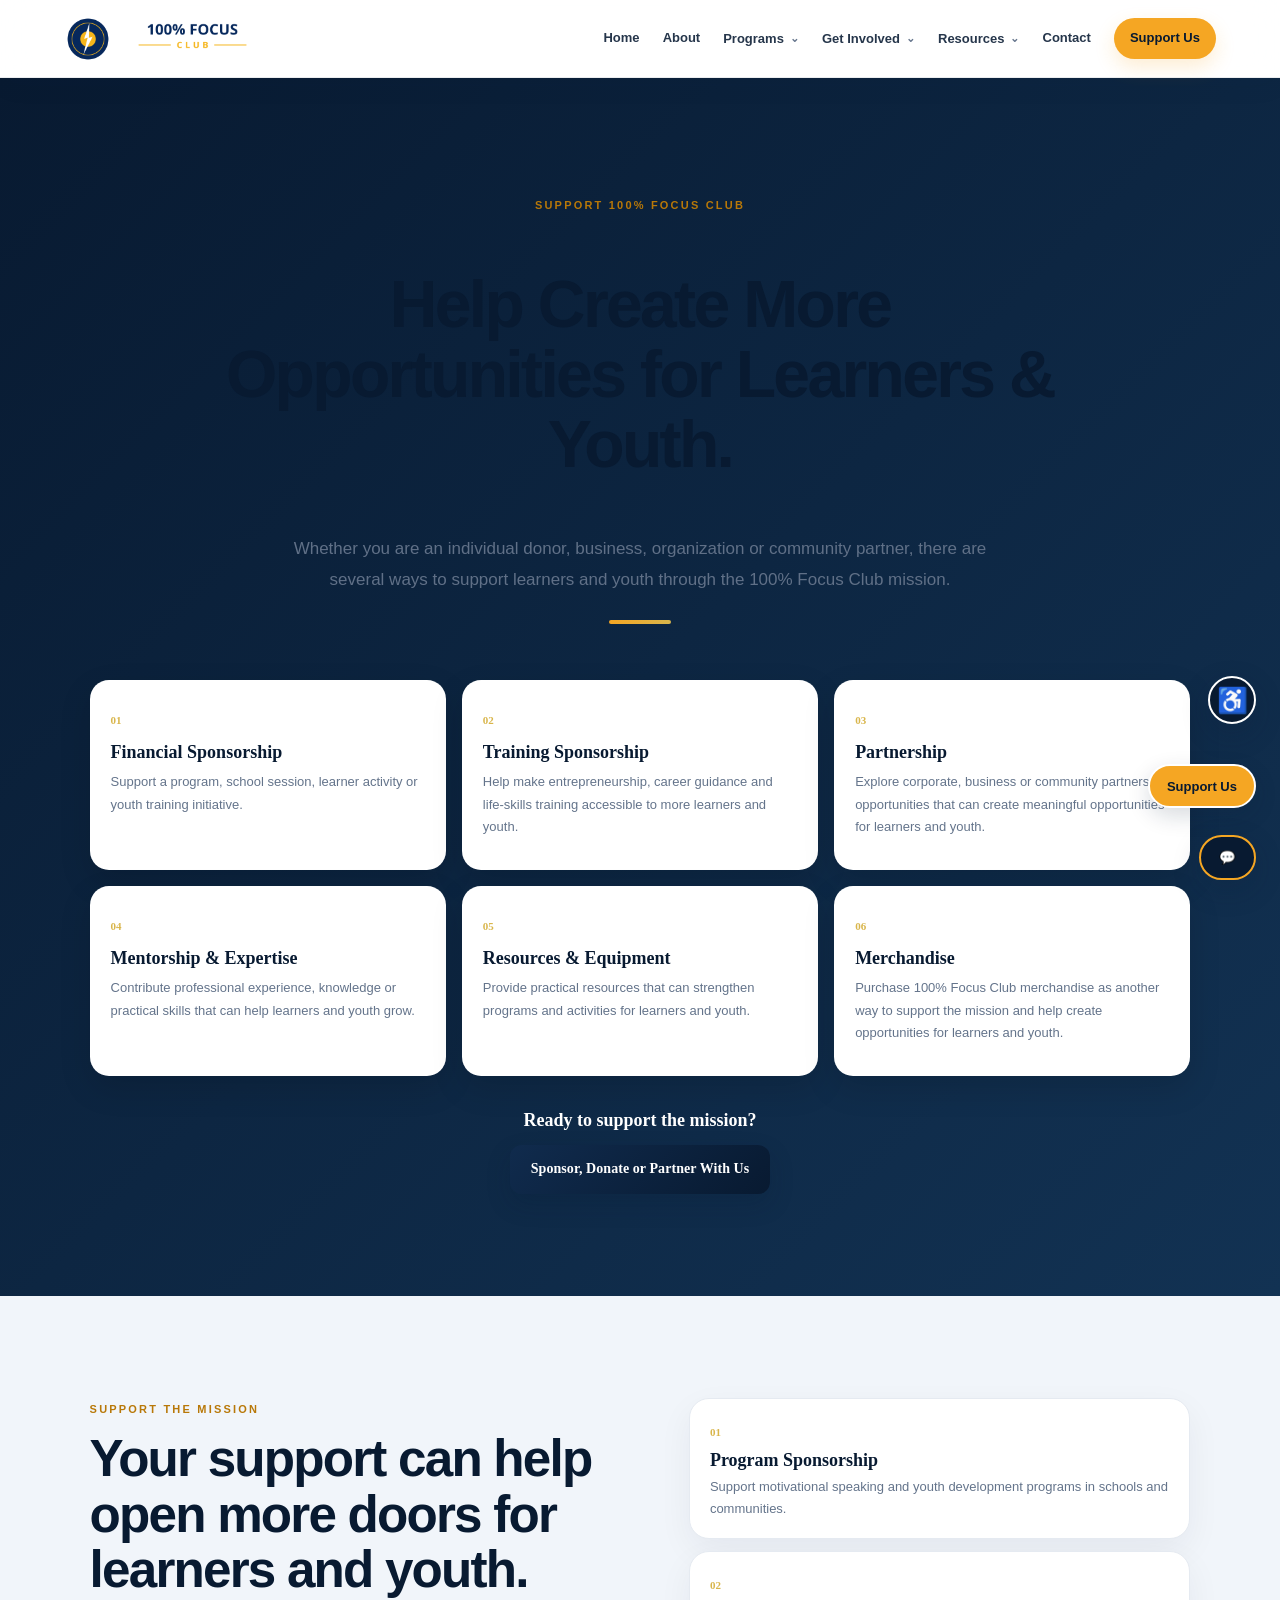
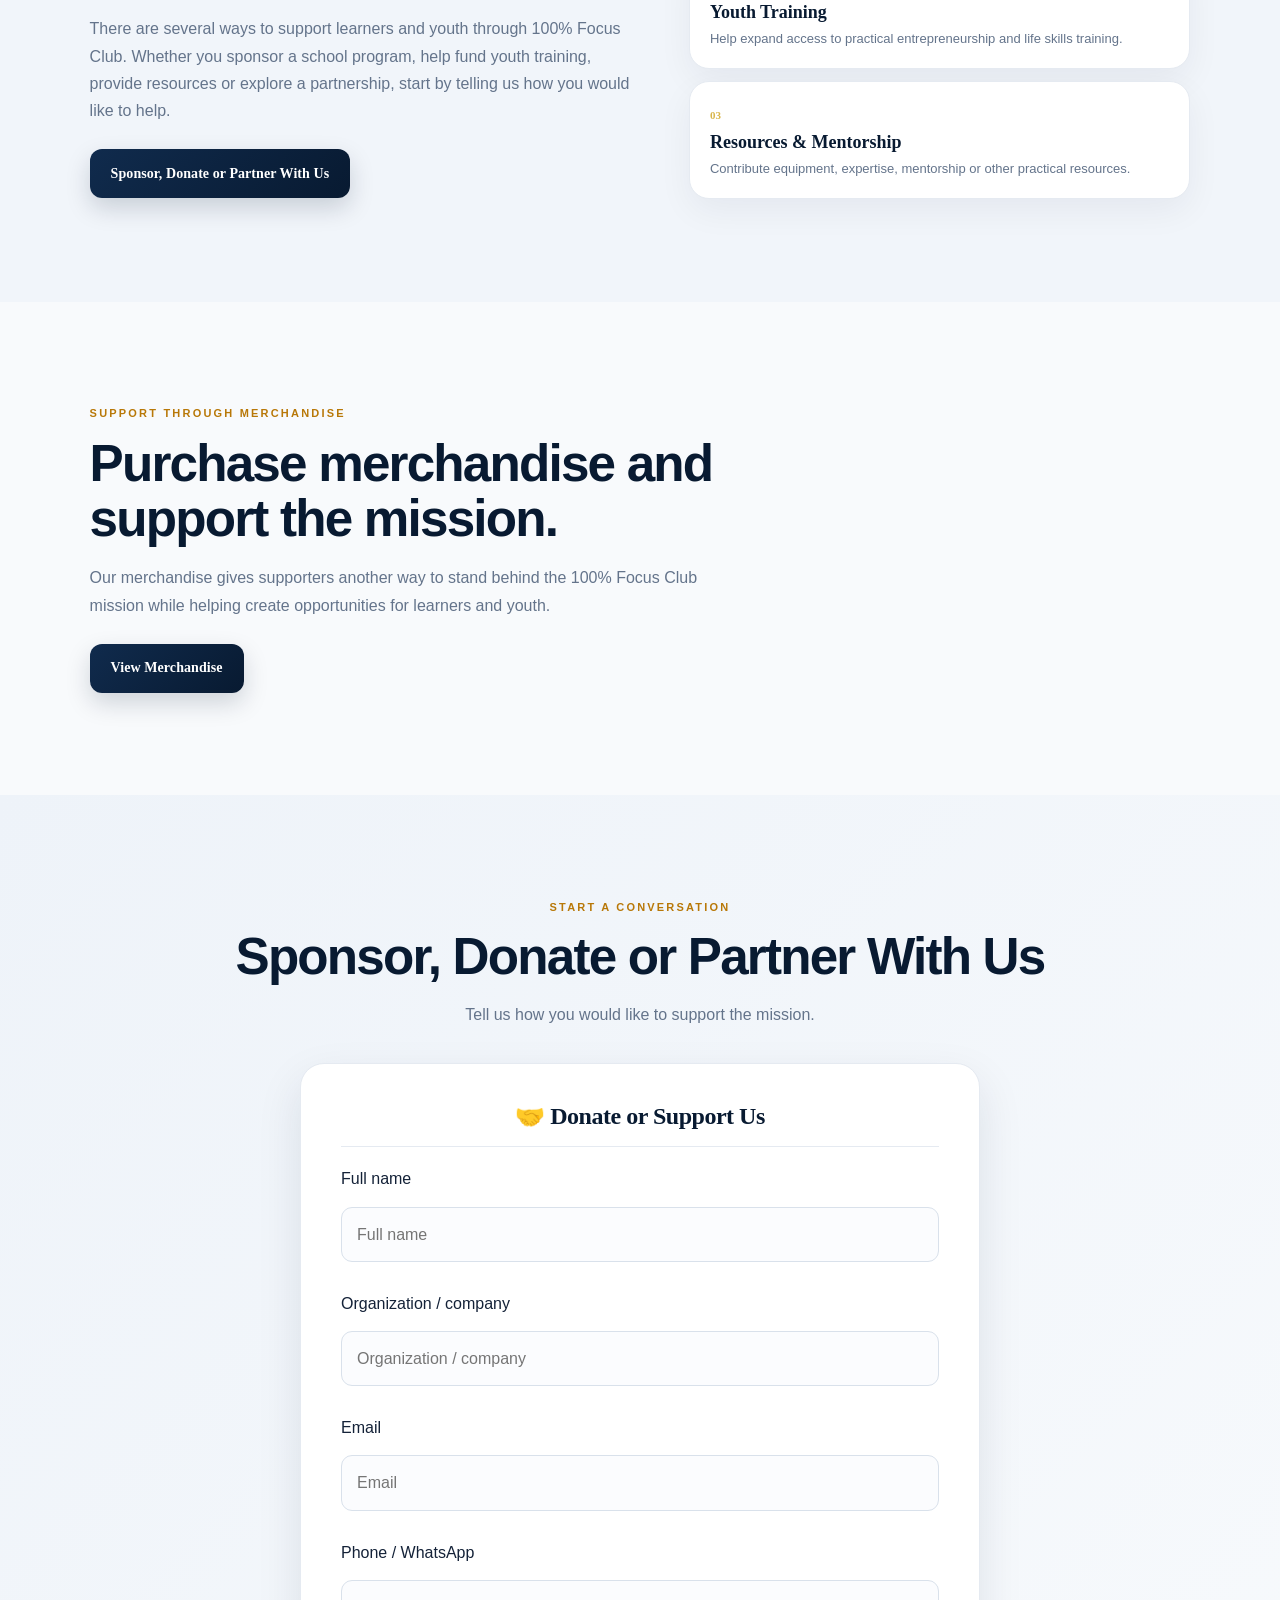
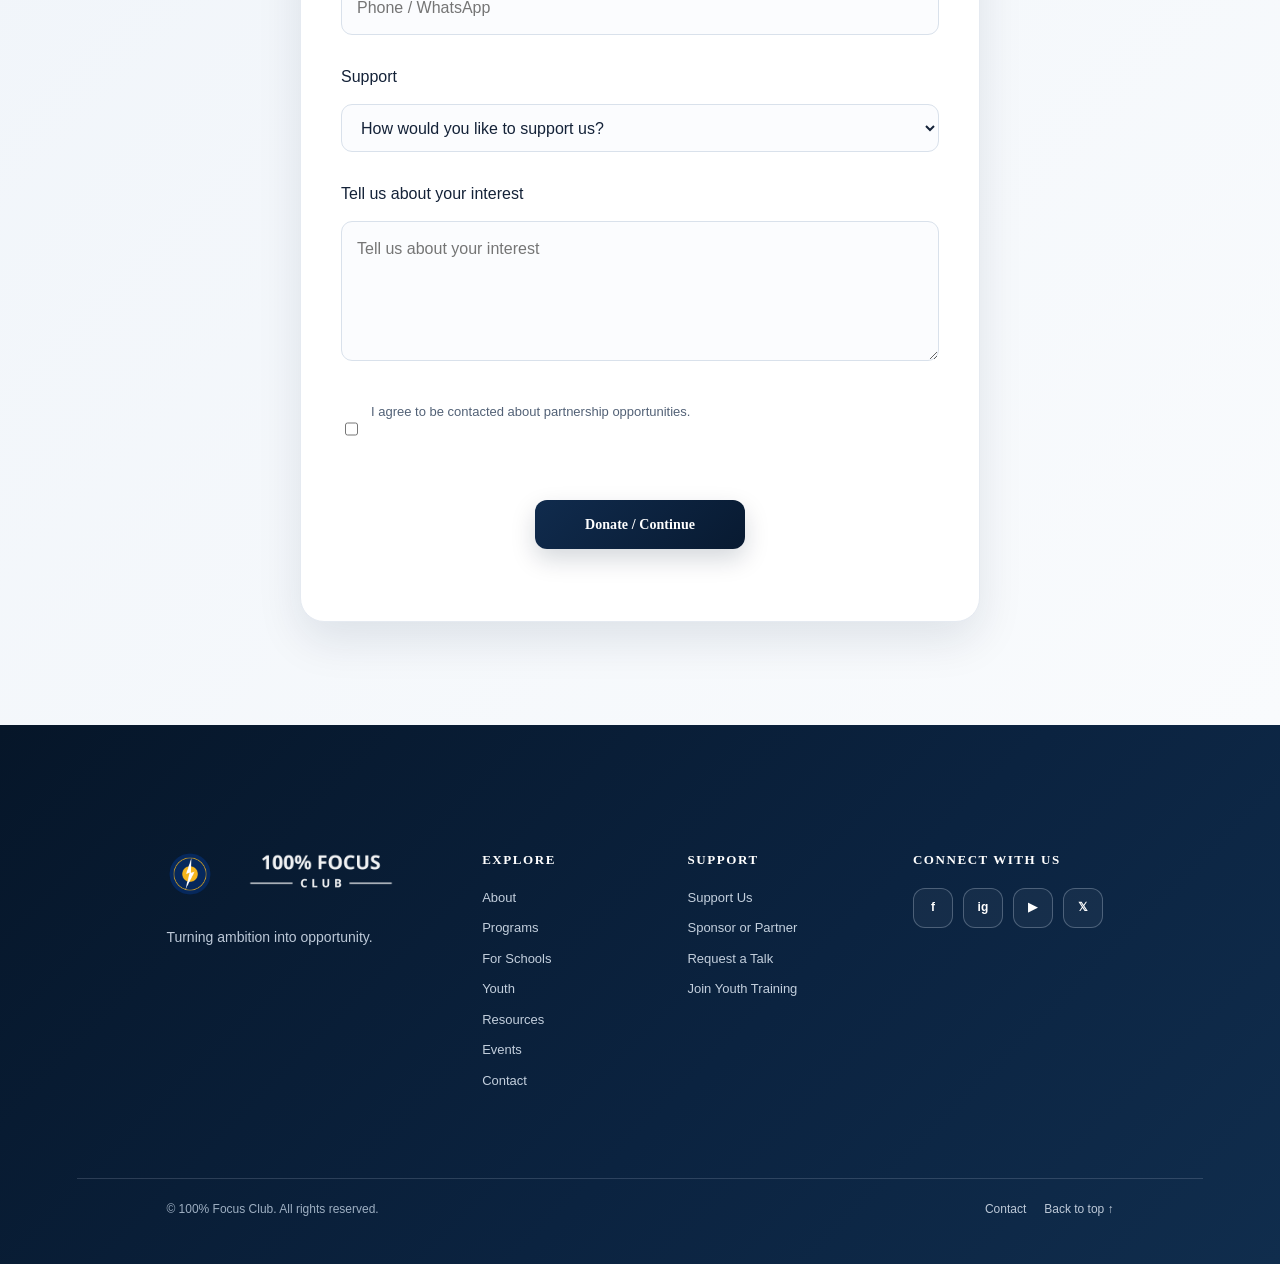
<file: support.html>
<!doctype html><html lang="en"><head><meta charset="utf-8"><meta name="viewport" content="width=device-width, initial-scale=1"><meta name="description" content="Support 100% Focus Club through donations, sponsorship, mentorship, resources or partnerships that create opportunities for learners and youth."><meta name="theme-color" content="#0B1F3A"><meta name="robots" content="index,follow"><link rel="canonical" href="https://100percentfocusclub.org/support"><meta property="og:type" content="website"><meta property="og:site_name" content="100% Focus Club"><meta property="og:title" content="Support 100% Focus Club | Donate, Sponsor or Partner"><meta property="og:description" content="Support 100% Focus Club through donations, sponsorship, mentorship, resources or partnerships that create opportunities for learners and youth."><meta property="og:url" content="https://100percentfocusclub.org/support"><meta property="og:image" content="https://100percentfocusclub.org/100_Focus_Club_Emblem_Transparent.png"><meta property="og:image:alt" content="100% Focus Club emblem"><meta name="twitter:card" content="summary"><meta name="twitter:title" content="Support 100% Focus Club | Donate, Sponsor or Partner"><meta name="twitter:description" content="Support 100% Focus Club through donations, sponsorship, mentorship, resources or partnerships that create opportunities for learners and youth."><meta name="twitter:image" content="https://100percentfocusclub.org/100_Focus_Club_Emblem_Transparent.png"><link rel="stylesheet" href="/styles.css"><link rel="icon" type="image/png" href="/100_Focus_Club_Emblem_Transparent.png"><link rel="apple-touch-icon" href="/100_Focus_Club_Emblem_Transparent.png"><title>Support 100% Focus Club | Donate, Sponsor or Partner</title></head><body><a class="skip-link" href="#main-content">Skip to main content</a><header class="site-header" id="top"><a class="brand" href="/" aria-label="100% Focus Club home"><img class="brand-emblem" src="/100_Focus_Club_Emblem_Transparent.png" alt="100% Focus Club emblem" /><span class="brand-wordmark"><img src="/100_Focus_Club_Wordmark_Transparent.png" alt="100% Focus Club" /></span></a><button class="menu-toggle" aria-label="Open navigation" aria-expanded="false">☰</button><nav class="nav" aria-label="Primary navigation"><a href="/">Home</a><a href="/about">About</a><div class="nav-dropdown"><button type="button" class="nav-dropdown-trigger" aria-expanded="false">Programs</button><div class="nav-dropdown-menu"><a href="/programs">All Programs</a><a href="/schools">For Schools</a><a href="/youth">Youth</a></div></div><div class="nav-dropdown"><button type="button" class="nav-dropdown-trigger" aria-expanded="false">Get Involved</button><div class="nav-dropdown-menu"><a href="/volunteer">Volunteer</a><a href="/support">Support Us</a><a href="/merchandise">Merchandise</a><a href="/stories">Stories</a></div></div><div class="nav-dropdown"><button type="button" class="nav-dropdown-trigger" aria-expanded="false">Resources</button><div class="nav-dropdown-menu"><a href="/resources">Resources</a><a href="/events">Events</a></div></div><a href="/contact">Contact</a><a class="nav-support" href="/support">Support Us</a></nav></header><main id="main-content" tabindex="-1"><section class="support-us section" id="support-us" aria-labelledby="support-us-title">
  <div class="section-heading centered">
    <p class="eyebrow">SUPPORT 100% FOCUS CLUB</p>
    <h1 id="support-us-title">Help Create More Opportunities for Learners & Youth.</h1>
    <p>Whether you are an individual donor, business, organization or community partner, there are several ways to support learners and youth through the 100% Focus Club mission.</p>
  </div>
  <div class="support-us-grid">
    <article><span>01</span><h3>Financial Sponsorship</h3><p>Support a program, school session, learner activity or youth training initiative.</p></article>
    <article><span>02</span><h3>Training Sponsorship</h3><p>Help make entrepreneurship, career guidance and life-skills training accessible to more learners and youth.</p></article>
    <article><span>03</span><h3>Partnership</h3><p>Explore corporate, business or community partnership opportunities that can create meaningful opportunities for learners and youth.</p></article>
    <article><span>04</span><h3>Mentorship &amp; Expertise</h3><p>Contribute professional experience, knowledge or practical skills that can help learners and youth grow.</p></article>
    <article><span>05</span><h3>Resources &amp; Equipment</h3><p>Provide practical resources that can strengthen programs and activities for learners and youth.</p></article><article><span>06</span><h3>Merchandise</h3><p>Purchase 100% Focus Club merchandise as another way to support the mission and help create opportunities for learners and youth.</p></article>
  </div>
  <div class="support-us-action">
    <p>Ready to support the mission?</p>
    <a class="btn btn-primary" href="#sponsor-form">Sponsor, Donate or Partner With Us</a>
  </div>
</section><section class="support-spotlight section" id="support-options" aria-labelledby="support-title">
  <div class="support-spotlight-copy">
    <p class="eyebrow">SUPPORT THE MISSION</p>
    <h2 id="support-title">Your support can help open more doors for learners and youth.</h2>
    <p>There are several ways to support learners and youth through 100% Focus Club. Whether you sponsor a school program, help fund youth training, provide resources or explore a partnership, start by telling us how you would like to help.</p>
    <a class="btn btn-primary" href="#sponsor-form">Sponsor, Donate or Partner With Us</a>
  </div>
  <div class="support-options" aria-label="Ways to support 100% Focus Club">
    <div><span>01</span><h3>Program Sponsorship</h3><p>Support motivational speaking and youth development programs in schools and communities.</p></div>
    <div><span>02</span><h3>Youth Training</h3><p>Help expand access to practical entrepreneurship and life skills training.</p></div>
    <div><span>03</span><h3>Resources &amp; Mentorship</h3><p>Contribute equipment, expertise, mentorship or other practical resources.</p></div>
  </div>
</section><section class="section merchandise-promo" aria-labelledby="merchandise-promo-title"><div class="support-spotlight-copy"><p class="eyebrow">SUPPORT THROUGH MERCHANDISE</p><h2 id="merchandise-promo-title">Purchase merchandise and support the mission.</h2><p>Our merchandise gives supporters another way to stand behind the 100% Focus Club mission while helping create opportunities for learners and youth.</p><a class="btn btn-primary" href="/merchandise">View Merchandise</a></div></section><section class="forms section"><div class="section-heading centered"><p class="eyebrow">START A CONVERSATION</p><h2>Sponsor, Donate or Partner With Us</h2><p>Tell us how you would like to support the mission.</p></div><div class="form-grid"><form class="interest-form" id="sponsor-form" data-type="Sponsor / Donor Interest"><h3>🤝 Donate or Support Us</h3><input required name="name" placeholder="Full name"><input name="organization" placeholder="Organization / company"><input required type="email" name="email" placeholder="Email"><input name="phone" placeholder="Phone / WhatsApp"><select required name="support"><option value="">How would you like to support us?</option><option>Donation</option><option>Financial sponsorship</option><option>Training sponsorship</option><option>Mentorship</option><option>Equipment / resources</option><option>Corporate partnership</option><option>Community partnership</option><option>Volunteer support</option><option>Other</option></select><textarea name="message" placeholder="Tell us about your interest"></textarea><label class="consent"><input required type="checkbox"> I agree to be contacted about partnership opportunities.</label><button class="btn btn-primary" type="submit">Donate / Continue</button><p class="form-status" aria-live="polite"></p><fieldset class="donation-options-hidden sponsor-payment-options" aria-labelledby="donate-title">
  <legend id="donate-title">Choose How You’d Like to Support Us</legend>
  <p class="payment-intro">Your support details have been received. Choose your preferred payment method below.</p>
  <div class="donate-grid">
    <article class="donate-card"><span class="donate-icon">01</span><h3>Donate by Card</h3><p>Secure online donations by debit or credit card.</p><button class="btn btn-payment" type="button" disabled>Available Soon</button></article>
    <article class="donate-card"><span class="donate-icon">02</span><h3>PayPal</h3><p>One-time and recurring support through PayPal.</p><button class="btn btn-payment" type="button" disabled>Available Soon</button></article>
    <article class="donate-card"><span class="donate-icon">03</span><h3>M-PESA / Mobile Money</h3><p>Mobile-money giving details will be published when the organization account is established.</p><button class="btn btn-payment" type="button" disabled>Details Coming Soon</button></article>
    <article class="donate-card"><span class="donate-icon">04</span><h3>Bank Transfer</h3><p>Direct bank support details will be published here when the organization account is ready.</p><button class="btn btn-payment" type="button" disabled>Details Coming Soon</button></article>
  </div>
</fieldset></form></div></section></main><div class="accessibility-widget" aria-label="Accessibility tools">
  <button class="accessibility-toggle" type="button" aria-label="Open accessibility options" aria-expanded="false" aria-controls="accessibility-panel" title="Accessibility options">♿</button>
  <div class="accessibility-panel" id="accessibility-panel" role="dialog" aria-modal="false" aria-labelledby="accessibility-title" hidden>
    <div class="accessibility-panel-header">
      <strong id="accessibility-title">Accessibility options</strong>
      <button type="button" class="accessibility-close" aria-label="Close accessibility options">×</button>
    </div>
    <p id="accessibility-help">Choose display settings that make the website easier for you to read and use. Your choices are saved on this device.</p>
    <div class="accessibility-controls">
      <button type="button" data-a11y="text-larger" aria-pressed="false">Larger text</button>
      <button type="button" data-a11y="high-contrast" aria-pressed="false">High contrast</button>
      <button type="button" data-a11y="underline-links" aria-pressed="false">Underline links</button>
      <button type="button" data-a11y="reduce-motion" aria-pressed="false">Reduce motion</button>
      <button type="button" data-a11y="text-spacing" aria-pressed="false">Text spacing</button>
      <button type="button" data-a11y="grayscale" aria-pressed="false">Grayscale</button>
      <button type="button" data-a11y="large-cursor" aria-pressed="false">Large cursor</button>
      <button type="button" data-a11y="focus-highlight" aria-pressed="false">Focus highlight</button>
      <button type="button" data-a11y="reset">Reset all</button>
    </div>
  </div>
</div><a class="floating-support" href="/support" aria-label="Support 100% Focus Club">Support Us</a><footer><div class="footer-main"><div class="footer-brand"><div class="footer-logo"><img class="footer-emblem" src="100_Focus_Club_Emblem_Transparent.png" alt="100% Focus Club emblem"><img class="footer-wordmark" src="100_Focus_Club_Wordmark_Transparent.png" alt="100% Focus Club"></div><p>Turning ambition into opportunity.</p></div><div class="footer-column"><h3>Explore</h3><div class="footer-links"><a href="/about">About</a><a href="/programs">Programs</a><a href="/schools">For Schools</a><a href="/youth">Youth</a><a href="/resources">Resources</a><a href="/events">Events</a><a href="/contact">Contact</a></div></div><div class="footer-column"><h3>Support</h3><div class="footer-links"><a href="/support">Support Us</a><a href="/support">Sponsor or Partner</a><a href="/schools">Request a Talk</a><a href="/youth">Join Youth Training</a></div></div><div class="footer-column social-column"><h3>Connect With Us</h3><div class="social-links" aria-label="Social media">
<a href="https://www.facebook.com/profile.php?id=61593097517740" aria-label="Facebook" target="_blank" rel="noopener noreferrer">f</a>
<a href="https://www.instagram.com/100percentfocusclub" aria-label="Instagram" target="_blank" rel="noopener noreferrer">ig</a>
<a href="https://youtube.com/@100percentfocusclub" aria-label="YouTube" target="_blank" rel="noopener noreferrer">▶</a>
<a href="https://x.com/100percentclb" aria-label="X" target="_blank" rel="noopener noreferrer">𝕏</a>
</div></div></div><div class="footer-bottom"><span>© 100% Focus Club. All rights reserved.</span><div><a href="/contact">Contact</a><a href="/">Back to top ↑</a></div></div></footer><script src="/script.js"></script></body></html>
</file>
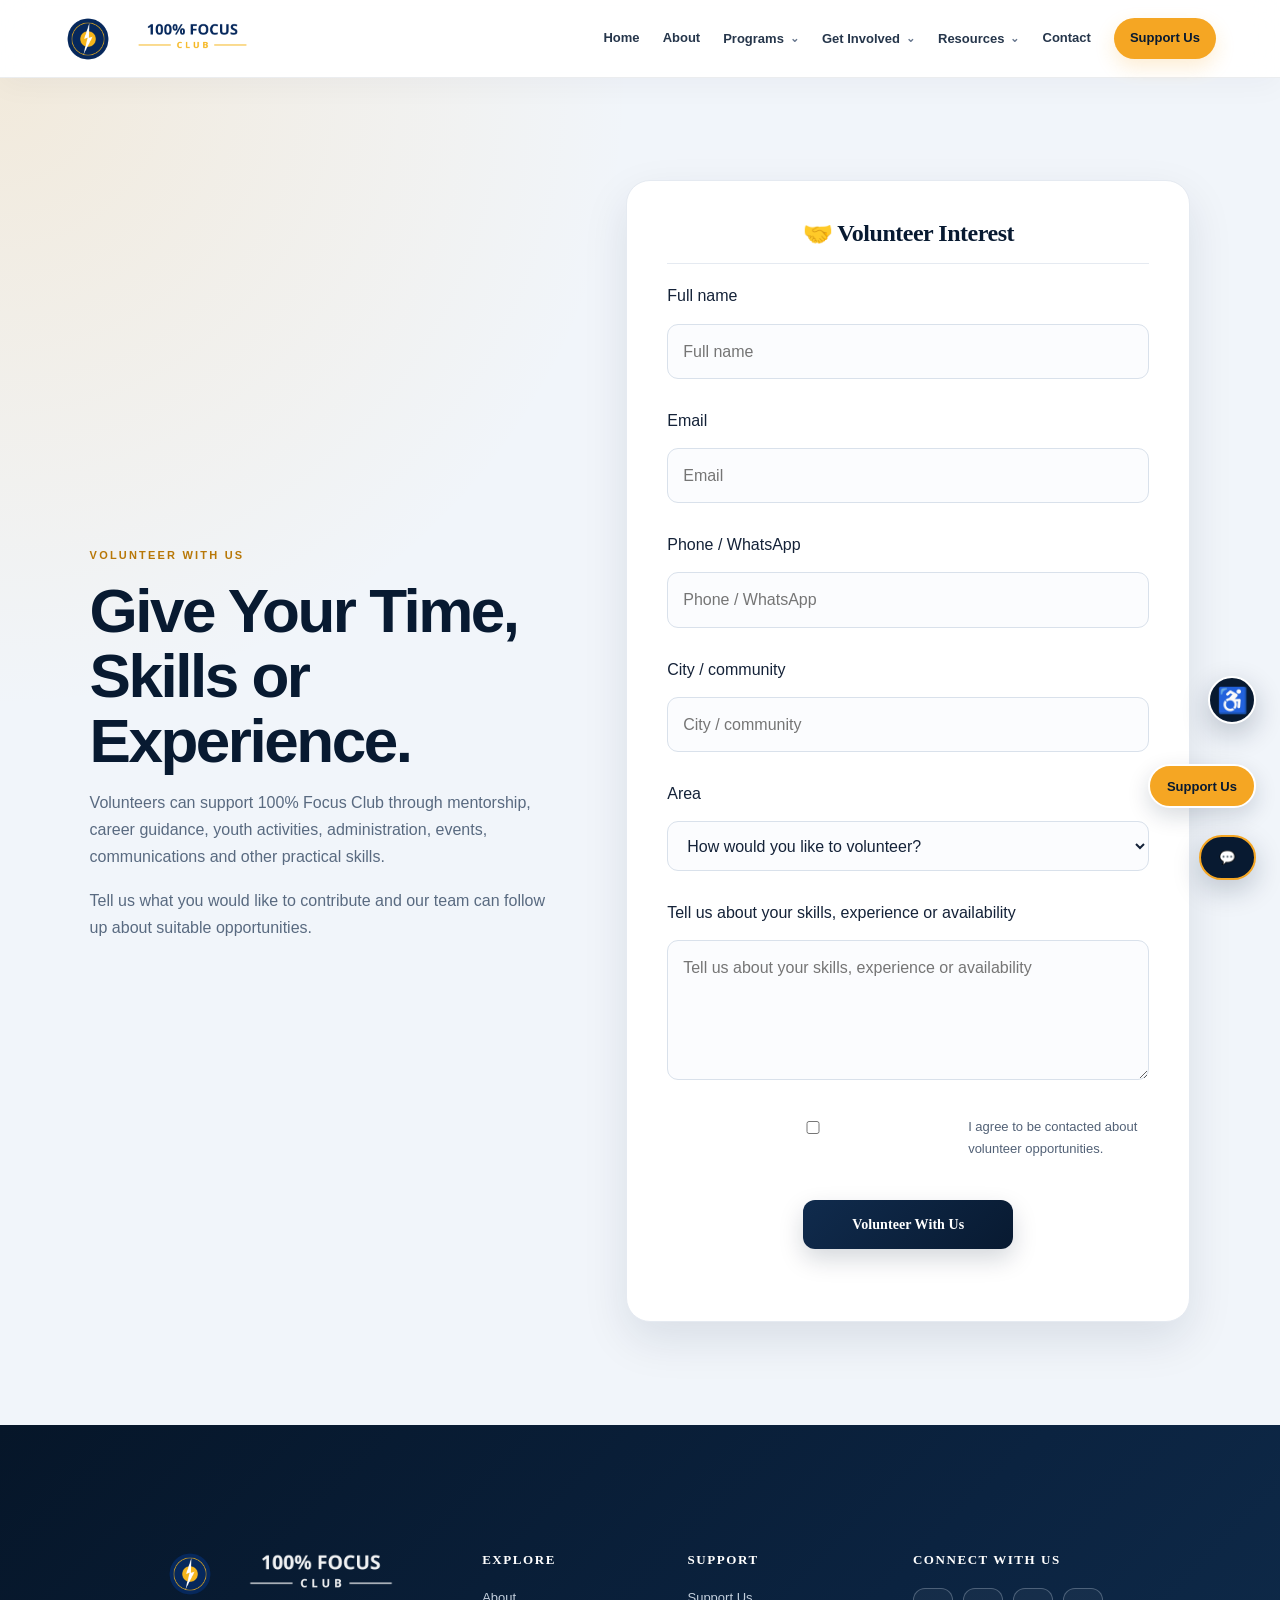
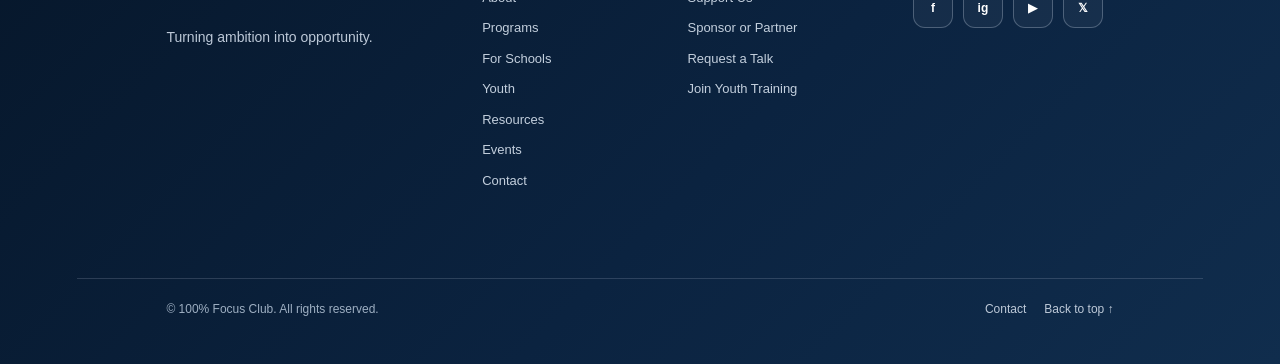
<file: volunteer.html>
<!doctype html><html lang="en"><head><meta charset="utf-8"><meta name="viewport" content="width=device-width, initial-scale=1"><meta name="description" content="Volunteer with 100% Focus Club through mentorship, career guidance, youth activities, entrepreneurship support, events, administration or communications."><meta name="theme-color" content="#0B1F3A"><meta name="robots" content="index,follow"><link rel="canonical" href="https://100percentfocusclub.org/volunteer"><meta property="og:type" content="website"><meta property="og:site_name" content="100% Focus Club"><meta property="og:title" content="Volunteer | 100% Focus Club"><meta property="og:description" content="Volunteer with 100% Focus Club through mentorship, career guidance, youth activities, entrepreneurship support, events, administration or communications."><meta property="og:url" content="https://100percentfocusclub.org/volunteer"><meta property="og:image" content="https://100percentfocusclub.org/100_Focus_Club_Emblem_Transparent.png"><meta property="og:image:alt" content="100% Focus Club emblem"><meta name="twitter:card" content="summary"><meta name="twitter:title" content="Volunteer | 100% Focus Club"><meta name="twitter:description" content="Volunteer with 100% Focus Club through mentorship, career guidance, youth activities, entrepreneurship support, events, administration or communications."><meta name="twitter:image" content="https://100percentfocusclub.org/100_Focus_Club_Emblem_Transparent.png"><link rel="stylesheet" href="/styles.css"><link rel="icon" type="image/png" href="/100_Focus_Club_Emblem_Transparent.png"><link rel="apple-touch-icon" href="/100_Focus_Club_Emblem_Transparent.png"><title>Volunteer | 100% Focus Club</title></head><body><a class="skip-link" href="#main-content">Skip to main content</a><header class="site-header" id="top"><a class="brand" href="/" aria-label="100% Focus Club home"><img class="brand-emblem" src="/100_Focus_Club_Emblem_Transparent.png" alt="100% Focus Club emblem" /><span class="brand-wordmark"><img src="/100_Focus_Club_Wordmark_Transparent.png" alt="100% Focus Club" /></span></a><button class="menu-toggle" aria-label="Open navigation" aria-expanded="false">☰</button><nav class="nav" aria-label="Primary navigation"><a href="/">Home</a><a href="/about">About</a><div class="nav-dropdown"><button type="button" class="nav-dropdown-trigger" aria-expanded="false">Programs</button><div class="nav-dropdown-menu"><a href="/programs">All Programs</a><a href="/schools">For Schools</a><a href="/youth">Youth</a></div></div><div class="nav-dropdown"><button type="button" class="nav-dropdown-trigger" aria-expanded="false">Get Involved</button><div class="nav-dropdown-menu"><a href="/volunteer">Volunteer</a><a href="/support">Support Us</a><a href="/merchandise">Merchandise</a><a href="/stories">Stories</a></div></div><div class="nav-dropdown"><button type="button" class="nav-dropdown-trigger" aria-expanded="false">Resources</button><div class="nav-dropdown-menu"><a href="/resources">Resources</a><a href="/events">Events</a></div></div><a href="/contact">Contact</a><a class="nav-support" href="/support">Support Us</a></nav></header><main id="main-content" tabindex="-1"><section class="volunteer section" id="volunteer" aria-labelledby="volunteer-title">
  <div class="volunteer-card">
    <div class="volunteer-copy">
      <p class="eyebrow">VOLUNTEER WITH US</p>
      <h1 class="page-title" id="volunteer-title">Give Your Time, Skills or Experience.</h1>
      <p>Volunteers can support 100% Focus Club through mentorship, career guidance, youth activities, administration, events, communications and other practical skills.</p>
      <p>Tell us what you would like to contribute and our team can follow up about suitable opportunities.</p>
    </div>
    <form class="interest-form volunteer-form" id="volunteer-form" data-type="Volunteer Interest">
      <h3>🤝 Volunteer Interest</h3>
      <input required name="name" placeholder="Full name">
      <input required type="email" name="email" placeholder="Email">
      <input name="phone" placeholder="Phone / WhatsApp">
      <input name="city" placeholder="City / community">
      <select required name="area">
        <option value="">How would you like to volunteer?</option>
        <option>Mentorship</option>
        <option>Career guidance</option>
        <option>Youth activities</option>
        <option>Entrepreneurship support</option>
        <option>Events</option>
        <option>Administration / coordination</option>
        <option>Communications / media</option>
        <option>Other skills or support</option>
      </select>
      <textarea name="message" placeholder="Tell us about your skills, experience or availability"></textarea>
      <label class="consent"><input required type="checkbox"> I agree to be contacted about volunteer opportunities.</label>
      <button class="btn btn-primary" type="submit">Volunteer With Us</button>
      <p class="form-status" aria-live="polite"></p>
    </form>
  </div>
</section></main><div class="accessibility-widget" aria-label="Accessibility tools">
  <button class="accessibility-toggle" type="button" aria-label="Open accessibility options" aria-expanded="false" aria-controls="accessibility-panel" title="Accessibility options">♿</button>
  <div class="accessibility-panel" id="accessibility-panel" role="dialog" aria-modal="false" aria-labelledby="accessibility-title" hidden>
    <div class="accessibility-panel-header">
      <strong id="accessibility-title">Accessibility options</strong>
      <button type="button" class="accessibility-close" aria-label="Close accessibility options">×</button>
    </div>
    <p id="accessibility-help">Choose display settings that make the website easier for you to read and use. Your choices are saved on this device.</p>
    <div class="accessibility-controls">
      <button type="button" data-a11y="text-larger" aria-pressed="false">Larger text</button>
      <button type="button" data-a11y="high-contrast" aria-pressed="false">High contrast</button>
      <button type="button" data-a11y="underline-links" aria-pressed="false">Underline links</button>
      <button type="button" data-a11y="reduce-motion" aria-pressed="false">Reduce motion</button>
      <button type="button" data-a11y="text-spacing" aria-pressed="false">Text spacing</button>
      <button type="button" data-a11y="grayscale" aria-pressed="false">Grayscale</button>
      <button type="button" data-a11y="large-cursor" aria-pressed="false">Large cursor</button>
      <button type="button" data-a11y="focus-highlight" aria-pressed="false">Focus highlight</button>
      <button type="button" data-a11y="reset">Reset all</button>
    </div>
  </div>
</div><a class="floating-support" href="/support" aria-label="Support 100% Focus Club">Support Us</a><footer><div class="footer-main"><div class="footer-brand"><div class="footer-logo"><img class="footer-emblem" src="100_Focus_Club_Emblem_Transparent.png" alt="100% Focus Club emblem"><img class="footer-wordmark" src="100_Focus_Club_Wordmark_Transparent.png" alt="100% Focus Club"></div><p>Turning ambition into opportunity.</p></div><div class="footer-column"><h3>Explore</h3><div class="footer-links"><a href="/about">About</a><a href="/programs">Programs</a><a href="/schools">For Schools</a><a href="/youth">Youth</a><a href="/resources">Resources</a><a href="/events">Events</a><a href="/contact">Contact</a></div></div><div class="footer-column"><h3>Support</h3><div class="footer-links"><a href="/support">Support Us</a><a href="/support">Sponsor or Partner</a><a href="/schools">Request a Talk</a><a href="/youth">Join Youth Training</a></div></div><div class="footer-column social-column"><h3>Connect With Us</h3><div class="social-links" aria-label="Social media">
<a href="https://www.facebook.com/profile.php?id=61593097517740" aria-label="Facebook" target="_blank" rel="noopener noreferrer">f</a>
<a href="https://www.instagram.com/100percentfocusclub" aria-label="Instagram" target="_blank" rel="noopener noreferrer">ig</a>
<a href="https://youtube.com/@100percentfocusclub" aria-label="YouTube" target="_blank" rel="noopener noreferrer">▶</a>
<a href="https://x.com/100percentclb" aria-label="X" target="_blank" rel="noopener noreferrer">𝕏</a>
</div></div></div><div class="footer-bottom"><span>© 100% Focus Club. All rights reserved.</span><div><a href="/contact">Contact</a><a href="/">Back to top ↑</a></div></div></footer><script src="/script.js"></script></body></html>
</file>
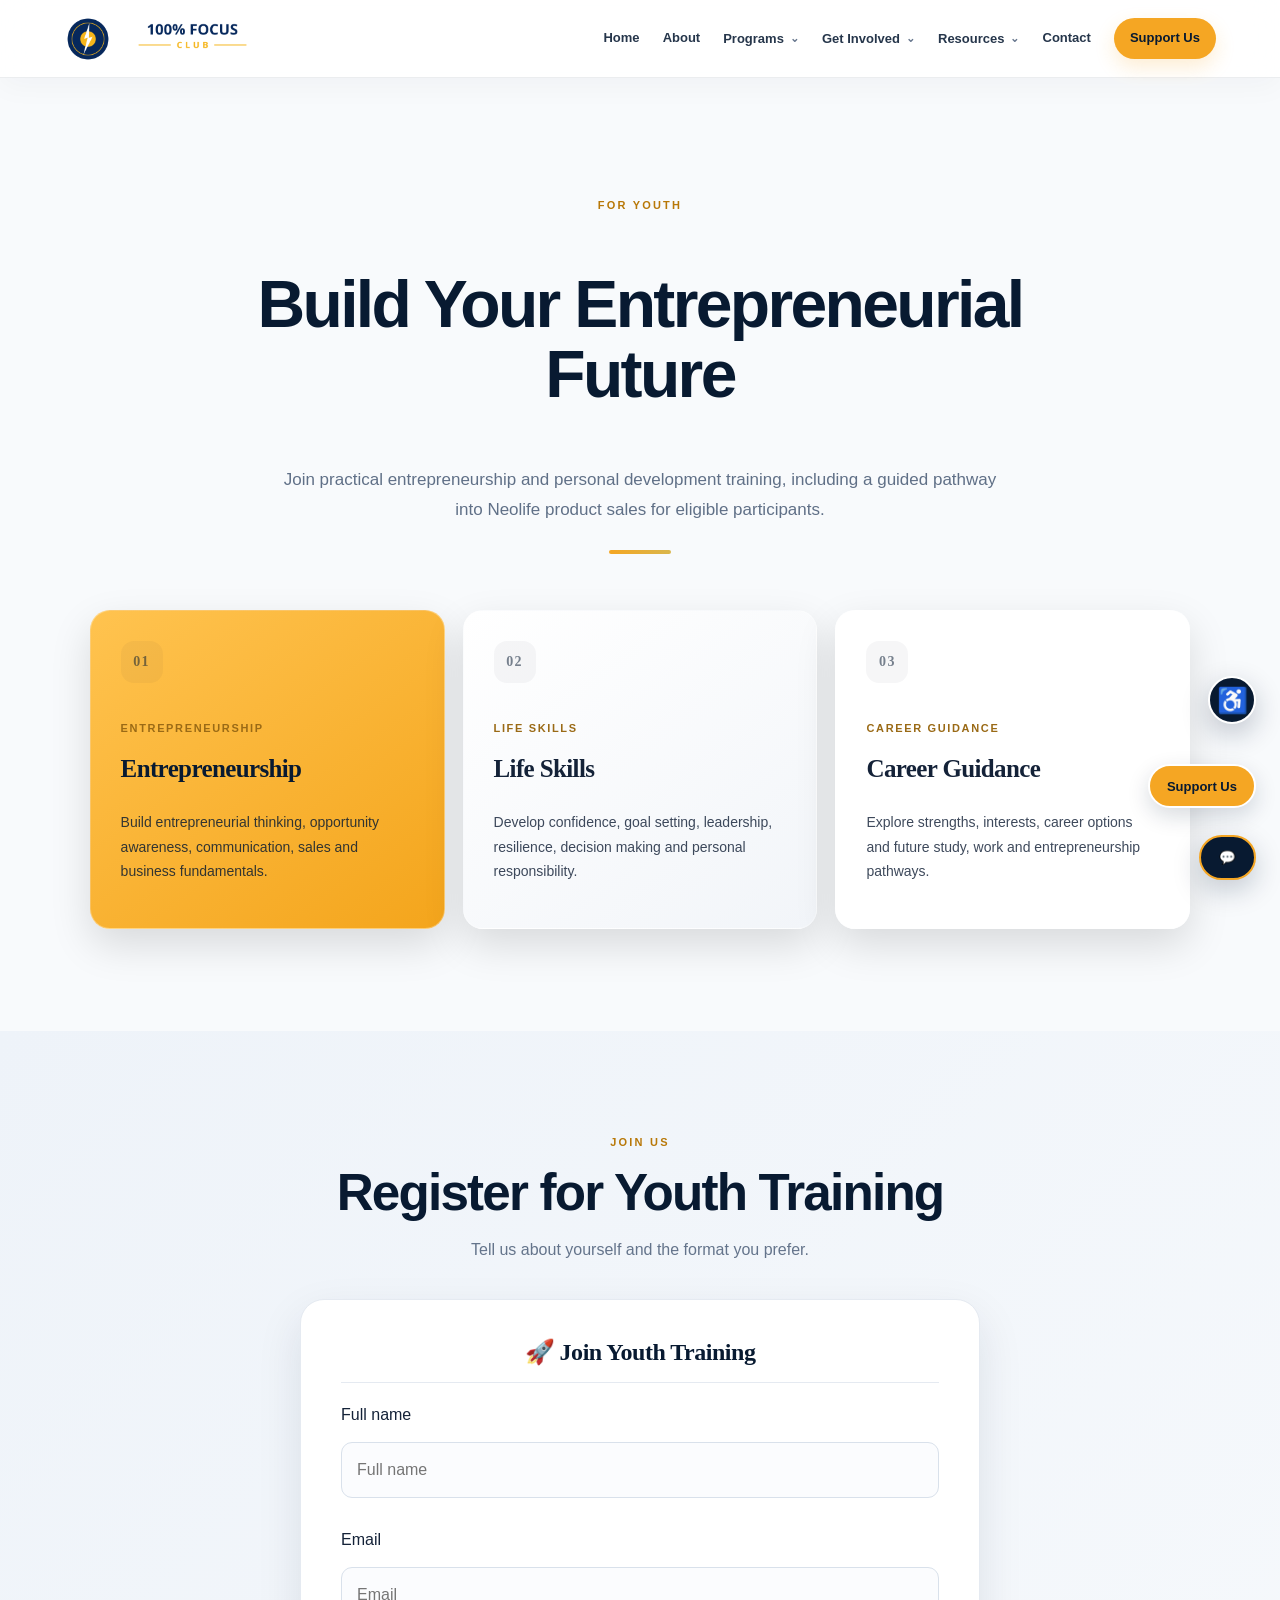
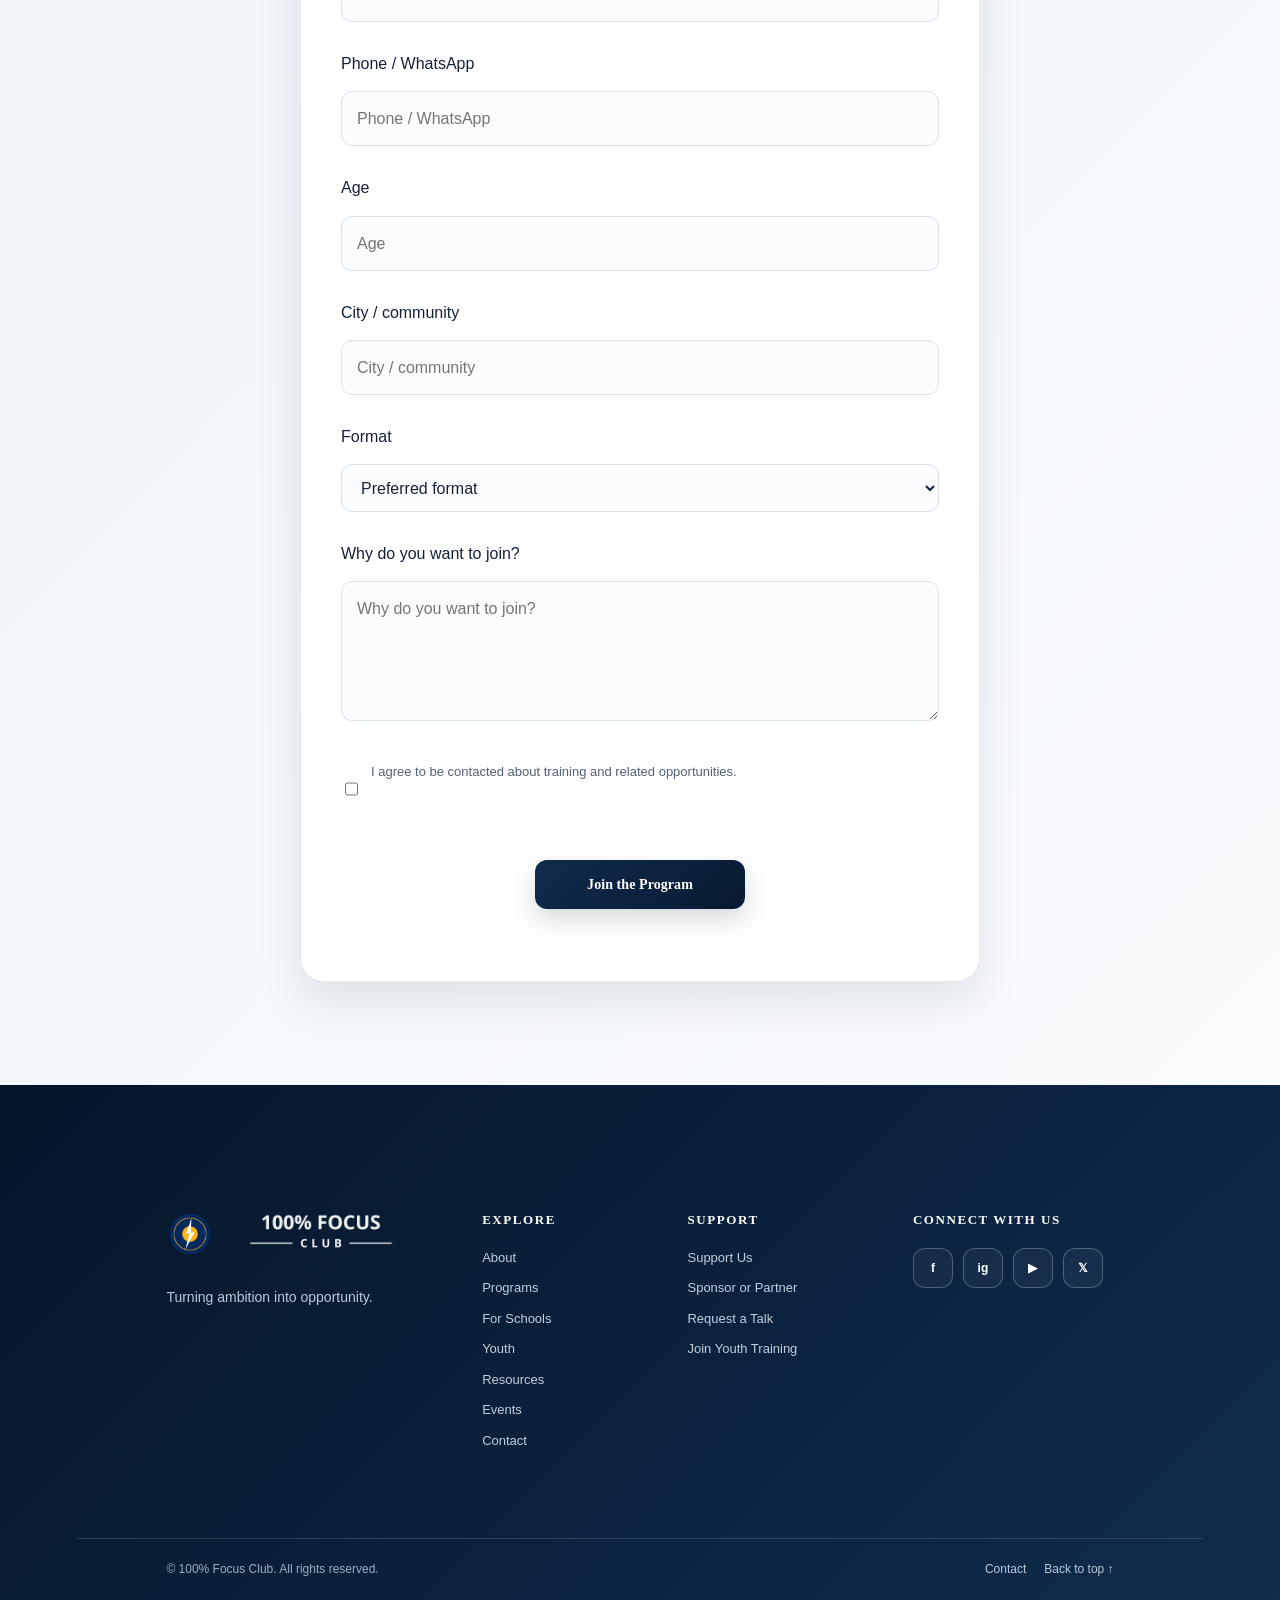
<file: youth.html>
<!doctype html><html lang="en"><head><meta charset="utf-8"><meta name="viewport" content="width=device-width, initial-scale=1"><meta name="description" content="Build confidence, entrepreneurial thinking, life skills and career direction through practical youth programs from 100% Focus Club."><meta name="theme-color" content="#0B1F3A"><meta name="robots" content="index,follow"><link rel="canonical" href="https://100percentfocusclub.org/youth"><meta property="og:type" content="website"><meta property="og:site_name" content="100% Focus Club"><meta property="og:title" content="Youth Programs | 100% Focus Club"><meta property="og:description" content="Build confidence, entrepreneurial thinking, life skills and career direction through practical youth programs from 100% Focus Club."><meta property="og:url" content="https://100percentfocusclub.org/youth"><meta property="og:image" content="https://100percentfocusclub.org/100_Focus_Club_Emblem_Transparent.png"><meta property="og:image:alt" content="100% Focus Club emblem"><meta name="twitter:card" content="summary"><meta name="twitter:title" content="Youth Programs | 100% Focus Club"><meta name="twitter:description" content="Build confidence, entrepreneurial thinking, life skills and career direction through practical youth programs from 100% Focus Club."><meta name="twitter:image" content="https://100percentfocusclub.org/100_Focus_Club_Emblem_Transparent.png"><link rel="stylesheet" href="/styles.css"><link rel="icon" type="image/png" href="/100_Focus_Club_Emblem_Transparent.png"><link rel="apple-touch-icon" href="/100_Focus_Club_Emblem_Transparent.png"><title>Youth Programs | 100% Focus Club</title></head><body><a class="skip-link" href="#main-content">Skip to main content</a><header class="site-header" id="top"><a class="brand" href="/" aria-label="100% Focus Club home"><img class="brand-emblem" src="/100_Focus_Club_Emblem_Transparent.png" alt="100% Focus Club emblem" /><span class="brand-wordmark"><img src="/100_Focus_Club_Wordmark_Transparent.png" alt="100% Focus Club" /></span></a><button class="menu-toggle" aria-label="Open navigation" aria-expanded="false">☰</button><nav class="nav" aria-label="Primary navigation"><a href="/">Home</a><a href="/about">About</a><div class="nav-dropdown"><button type="button" class="nav-dropdown-trigger" aria-expanded="false">Programs</button><div class="nav-dropdown-menu"><a href="/programs">All Programs</a><a href="/schools">For Schools</a><a href="/youth">Youth</a></div></div><div class="nav-dropdown"><button type="button" class="nav-dropdown-trigger" aria-expanded="false">Get Involved</button><div class="nav-dropdown-menu"><a href="/volunteer">Volunteer</a><a href="/support">Support Us</a><a href="/merchandise">Merchandise</a><a href="/stories">Stories</a></div></div><div class="nav-dropdown"><button type="button" class="nav-dropdown-trigger" aria-expanded="false">Resources</button><div class="nav-dropdown-menu"><a href="/resources">Resources</a><a href="/events">Events</a></div></div><a href="/contact">Contact</a><a class="nav-support" href="/support">Support Us</a></nav></header><main id="main-content" tabindex="-1"><section class="section"><div class="section-heading centered"><p class="eyebrow">FOR YOUTH</p><h1>Build Your Entrepreneurial Future</h1><p>Join practical entrepreneurship and personal development training, including a guided pathway into Neolife product sales for eligible participants.</p></div><div class="path-grid youth-program-grid"><article class="path-card youth"><div class="path-icon">01</div><p class="card-kicker">ENTREPRENEURSHIP</p><h3>Entrepreneurship</h3><p>Build entrepreneurial thinking, opportunity awareness, communication, sales and business fundamentals.</p></article><article class="path-card support"><div class="path-icon">02</div><p class="card-kicker">LIFE SKILLS</p><h3>Life Skills</h3><p>Develop confidence, goal setting, leadership, resilience, decision making and personal responsibility.</p></article><article class="path-card school"><div class="path-icon">03</div><p class="card-kicker">CAREER GUIDANCE</p><h3>Career Guidance</h3><p>Explore strengths, interests, career options and future study, work and entrepreneurship pathways.</p></article></div></section><section class="forms section"><div class="section-heading centered"><p class="eyebrow">JOIN US</p><h2>Register for Youth Training</h2><p>Tell us about yourself and the format you prefer.</p></div><div class="form-grid"><form class="interest-form" id="youth-form" data-type="Youth Registration"><h3>🚀 Join Youth Training</h3><input required name="name" placeholder="Full name"><input required type="email" name="email" placeholder="Email"><input required name="phone" placeholder="Phone / WhatsApp"><input required type="number" min="13" max="100" name="age" placeholder="Age"><input name="city" placeholder="City / community"><select required name="format"><option value="">Preferred format</option><option>In person</option><option>Online</option><option>Either</option></select><textarea required name="message" placeholder="Why do you want to join?"></textarea><label class="consent"><input required type="checkbox"> I agree to be contacted about training and related opportunities.</label><button class="btn btn-primary" type="submit">Join the Program</button><p class="form-status" aria-live="polite"></p></form></div></section></main><div class="accessibility-widget" aria-label="Accessibility tools">
  <button class="accessibility-toggle" type="button" aria-label="Open accessibility options" aria-expanded="false" aria-controls="accessibility-panel" title="Accessibility options">♿</button>
  <div class="accessibility-panel" id="accessibility-panel" role="dialog" aria-modal="false" aria-labelledby="accessibility-title" hidden>
    <div class="accessibility-panel-header">
      <strong id="accessibility-title">Accessibility options</strong>
      <button type="button" class="accessibility-close" aria-label="Close accessibility options">×</button>
    </div>
    <p id="accessibility-help">Choose display settings that make the website easier for you to read and use. Your choices are saved on this device.</p>
    <div class="accessibility-controls">
      <button type="button" data-a11y="text-larger" aria-pressed="false">Larger text</button>
      <button type="button" data-a11y="high-contrast" aria-pressed="false">High contrast</button>
      <button type="button" data-a11y="underline-links" aria-pressed="false">Underline links</button>
      <button type="button" data-a11y="reduce-motion" aria-pressed="false">Reduce motion</button>
      <button type="button" data-a11y="text-spacing" aria-pressed="false">Text spacing</button>
      <button type="button" data-a11y="grayscale" aria-pressed="false">Grayscale</button>
      <button type="button" data-a11y="large-cursor" aria-pressed="false">Large cursor</button>
      <button type="button" data-a11y="focus-highlight" aria-pressed="false">Focus highlight</button>
      <button type="button" data-a11y="reset">Reset all</button>
    </div>
  </div>
</div><a class="floating-support" href="/support" aria-label="Support 100% Focus Club">Support Us</a><footer><div class="footer-main"><div class="footer-brand"><div class="footer-logo"><img class="footer-emblem" src="100_Focus_Club_Emblem_Transparent.png" alt="100% Focus Club emblem"><img class="footer-wordmark" src="100_Focus_Club_Wordmark_Transparent.png" alt="100% Focus Club"></div><p>Turning ambition into opportunity.</p></div><div class="footer-column"><h3>Explore</h3><div class="footer-links"><a href="/about">About</a><a href="/programs">Programs</a><a href="/schools">For Schools</a><a href="/youth">Youth</a><a href="/resources">Resources</a><a href="/events">Events</a><a href="/contact">Contact</a></div></div><div class="footer-column"><h3>Support</h3><div class="footer-links"><a href="/support">Support Us</a><a href="/support">Sponsor or Partner</a><a href="/schools">Request a Talk</a><a href="/youth">Join Youth Training</a></div></div><div class="footer-column social-column"><h3>Connect With Us</h3><div class="social-links" aria-label="Social media">
<a href="https://www.facebook.com/profile.php?id=61593097517740" aria-label="Facebook" target="_blank" rel="noopener noreferrer">f</a>
<a href="https://www.instagram.com/100percentfocusclub" aria-label="Instagram" target="_blank" rel="noopener noreferrer">ig</a>
<a href="https://youtube.com/@100percentfocusclub" aria-label="YouTube" target="_blank" rel="noopener noreferrer">▶</a>
<a href="https://x.com/100percentclb" aria-label="X" target="_blank" rel="noopener noreferrer">𝕏</a>
</div></div></div><div class="footer-bottom"><span>© 100% Focus Club. All rights reserved.</span><div><a href="/contact">Contact</a><a href="/">Back to top ↑</a></div></div></footer><script src="/script.js"></script></body></html>
</file>
<file: styles.css>
:root{--navy:#0B1F3A;--navy2:#132E50;--amber:#F4A51C;--gold:#D4AF37;--cream:#F7F1E3;--white:#fff;--ink:#182433;--muted:#667085;--line:#e7e0d3;--radius:22px;--shadow:0 18px 50px rgba(11,31,58,.10)}*{box-sizing:border-box}html{scroll-behavior:smooth;overflow-x:clip}body{margin:0;max-width:100%;overflow-x:clip;font-family:Inter,Arial,sans-serif;color:var(--ink);background:#fff;line-height:1.65}a{text-decoration:none;color:inherit}.site-header{position:sticky;top:0;z-index:20;display:flex;align-items:center;justify-content:space-between;padding:4px 5vw;background:rgba(255,255,255,.96);backdrop-filter:blur(14px);border-bottom:0}.brand{display:flex;align-items:center;gap:4px;min-width:0}.brand-wordmark{display:flex;align-items:center}.brand-wordmark img{width:132px;height:auto;display:block}.brand-emblem{width:44px;height:44px;object-fit:contain;display:block}.nav{display:flex;align-items:center;gap:22px;font-size:13px;font-weight:600}.nav a:hover{color:var(--amber)}.nav-support{padding:7px 13px;background:var(--amber);color:var(--navy)!important;border-radius:999px}.nav-support:hover{color:var(--navy)!important;box-shadow:0 6px 16px rgba(244,165,28,.28)}.nav-cta{padding:7px 13px;background:var(--navy);color:#fff!important;border-radius:999px}.menu-toggle{display:none;border:0;background:none;font-size:25px;color:var(--navy)}.hero{min-height:690px;padding:75px 7vw 70px;display:grid;grid-template-columns:1.08fr .92fr;align-items:center;gap:5vw;background:linear-gradient(135deg,var(--cream) 0%,#fff 65%);overflow:hidden}.eyebrow{font-size:12px;letter-spacing:.18em;font-weight:800;color:var(--amber);margin:0 0 13px}.hero h1,.section h2{font-family:Montserrat,Inter,sans-serif;color:var(--navy);line-height:1.08;margin:0}.hero h1{font-size:clamp(48px,6vw,84px);letter-spacing:-.04em}.hero h1 span{color:var(--amber)}.hero-text{max-width:650px;font-size:18px;color:#4f5d70;margin:24px 0}.hero-actions{display:flex;flex-wrap:wrap;gap:12px}.btn{display:inline-flex;align-items:center;justify-content:center;border:0;cursor:pointer;font:700 14px Inter;padding:14px 20px;border-radius:999px;transition:.2s transform,.2s box-shadow}.btn:hover{transform:translateY(-2px);box-shadow:0 10px 25px rgba(11,31,58,.14)}.btn-primary{background:var(--navy);color:#fff}.btn-secondary{background:var(--amber);color:var(--navy)}.btn-outline{border:2px solid var(--navy);color:var(--navy);background:transparent}.btn-cream{background:var(--cream);color:var(--navy)}.btn-gold{background:var(--gold);color:var(--navy)}.btn-outline-light{border:2px solid rgba(255,255,255,.7);color:#fff}.hero-note{font-size:12px;color:#788494;margin-top:18px}.hero-art{position:relative;min-height:480px;display:grid;place-items:center}.hero-art>img{position:relative;width:min(65%,370px);z-index:2;filter:drop-shadow(0 20px 25px rgba(11,31,58,.15))}.ring{position:absolute;border-radius:50%;border:1px solid rgba(212,175,55,.35)}.ring-one{width:470px;height:470px}.ring-two{width:350px;height:350px;border-color:rgba(244,165,28,.35)}.impact-badge{position:absolute;z-index:3;right:5%;bottom:9%;background:var(--navy);color:#fff;border-radius:18px;padding:16px 20px;box-shadow:var(--shadow);display:flex;gap:12px;align-items:center}.impact-badge strong{font:800 30px Montserrat;color:var(--amber)}.impact-badge span{font-size:10px;line-height:1.3;letter-spacing:.12em}.section{padding:92px 7vw}.section-heading{max-width:720px;margin-bottom:42px}.centered{text-align:center;margin-left:auto;margin-right:auto}.section h2{font-size:clamp(34px,4vw,55px)}.section-heading>p:last-child{color:var(--muted)}.pathways{background:var(--navy);color:#fff}.pathways h2{color:#fff}.pathways .section-heading>p:last-child{color:#c6cfda}.path-grid{display:grid;grid-template-columns:repeat(3,1fr);gap:20px}.path-card{padding:32px;border-radius:var(--radius);min-height:340px;display:flex;flex-direction:column;box-shadow:0 16px 40px rgba(0,0,0,.13)}.path-card.school{background:#fff;color:var(--ink)}.path-card.youth{background:var(--amber);color:var(--navy)}.path-card.support{background:var(--cream);color:var(--ink)}.path-icon{font:800 14px Montserrat;letter-spacing:.1em;opacity:.55}.card-kicker{font-size:11px;letter-spacing:.15em;font-weight:800;margin-top:50px}.path-card h3{font:700 27px Montserrat;line-height:1.15;margin:7px 0 12px}.path-card p:not(.card-kicker){font-size:14px;opacity:.82}.path-card a{font-weight:800;margin-top:auto}.path-card a span{margin-left:8px}.support-spotlight{display:grid;grid-template-columns:1.05fr .95fr;gap:45px;align-items:center;background:var(--cream)}.support-spotlight-copy{max-width:650px}.support-spotlight-copy h2{margin-bottom:18px}.support-spotlight-copy>p:not(.eyebrow){color:var(--muted);margin-bottom:25px}.support-options{display:grid;grid-template-columns:1fr;gap:12px}.support-options>div{background:#fff;border-left:4px solid var(--amber);padding:18px 20px;border-radius:14px;box-shadow:0 10px 28px rgba(11,31,58,.07)}.support-options span{font:800 11px Montserrat;color:var(--gold)}.support-options h3{font:700 18px Montserrat;color:var(--navy);margin:5px 0}.support-options p{font-size:13px;color:var(--muted);margin:0}.about{display:grid;grid-template-columns:1fr 1fr;gap:8vw;align-items:center}.about-visual{background:var(--cream);border-radius:30px;padding:60px;min-height:410px;position:relative;overflow:hidden}.quote-mark{font:900 130px Georgia;color:var(--gold);line-height:.7}.about-visual h3{font:700 34px Montserrat;color:var(--navy);max-width:480px}.accent-line{width:70px;height:5px;background:var(--amber);margin:22px 0}.about-copy p{color:var(--muted)}.text-link{font-weight:800;color:var(--navy)}.mission{display:grid;grid-template-columns:1fr 1fr;gap:20px;background:#f9fafb}.mission-card{padding:45px;background:var(--navy);color:#fff;border-radius:var(--radius)}.mission-card h2{color:#fff;font-size:35px}.mission-card p{color:#dbe3ec}.mission-card.gold{background:var(--gold);color:var(--navy);display:flex;flex-direction:column;justify-content:center}.mission-card.gold p{color:var(--navy)}.values{background:#fff}.value-grid{display:grid;grid-template-columns:repeat(5,1fr);gap:14px}.value-grid>div{padding:25px;border-top:4px solid var(--amber);background:#fbfbfa}.value-grid span{font-size:11px;font-weight:800;color:var(--gold)}.value-grid h3{font:700 22px Montserrat;color:var(--navy);margin:12px 0 6px}.value-grid p{font-size:13px;color:var(--muted);margin:0}.programs{background:var(--cream)}.program-grid{display:grid;grid-template-columns:repeat(3,1fr);gap:18px}.program-grid article{background:#fff;padding:28px;border-radius:18px;min-height:220px}.program-number{font:800 13px Montserrat;color:var(--amber)}.program-grid h3{font:700 22px Montserrat;color:var(--navy)}.program-grid p{font-size:14px;color:var(--muted)}.how{background:#fff}.steps{display:grid;grid-template-columns:repeat(3,1fr);gap:20px}.steps>div{padding:30px;border-left:3px solid var(--amber);background:#fafafa}.steps b{font:800 28px Montserrat;color:var(--gold)}.steps h3{font:700 24px Montserrat;color:var(--navy);margin:10px 0}.steps p{color:var(--muted)}.impact{display:grid;grid-template-columns:1fr 1fr;gap:5vw;background:var(--navy);color:#fff;align-items:center}.impact h2{color:#fff}.impact p:not(.eyebrow){color:#c7d1dc}.impact-boxes{display:grid;grid-template-columns:repeat(3,1fr);gap:10px}.impact-boxes div{padding:25px 12px;text-align:center;border:1px solid rgba(255,255,255,.13);border-radius:15px}.impact-boxes strong{display:block;font:800 36px Montserrat;color:var(--amber)}.impact-boxes span{font-size:11px;color:#d7dfe7}.forms{background:#f9fafb}.form-grid{display:grid;grid-template-columns:repeat(3,minmax(0,1fr));gap:24px;align-items:stretch;width:100%}.form-grid .interest-form{min-width:0}.interest-form,.contact-form{background:#fff;padding:28px;border-radius:20px;box-shadow:var(--shadow);display:flex;flex-direction:column;gap:12px}.interest-form h3{font:700 21px Montserrat;color:var(--navy);margin:0 0 8px}.interest-form input,.interest-form select,.interest-form textarea,.contact-form input,.contact-form textarea{width:100%;border:1px solid #dfe4ea;border-radius:12px;padding:13px 14px;font:14px Inter;background:#fff}.interest-form textarea,.contact-form textarea{min-height:105px;resize:vertical}.consent{font-size:11px;color:var(--muted);display:flex;gap:8px;align-items:flex-start}.consent input{margin-top:3px}.form-status{font-size:12px;min-height:18px;margin:0}.cta{background:var(--amber);display:flex;justify-content:space-between;align-items:center;gap:30px}.cta h2{max-width:700px}.cta-actions{display:flex;flex-wrap:wrap;justify-content:flex-end;gap:10px}.contact{display:grid;grid-template-columns:1fr 1fr;gap:7vw}.contact-form{box-shadow:none;border:1px solid var(--line)}.floating-support{display:none}.partners{background:#fff}.partner-grid{display:grid;grid-template-columns:repeat(4,1fr);gap:16px}.partner-card{padding:28px 24px;border:1px solid var(--line);border-radius:18px;background:#fbfbfa;min-height:210px}.partner-card span{font:800 12px Montserrat;color:var(--gold)}.partner-card h3{font:700 20px Montserrat;color:var(--navy);margin:12px 0 8px}.partner-card p{font-size:13px;color:var(--muted);margin:0}.partners-action{text-align:center;margin-top:30px}footer{background:#07172b;color:#c9d3df;padding:58px 7vw 22px}.footer-main{max-width:1400px;margin:0 auto;display:grid;grid-template-columns:1.4fr 1.15fr 1.15fr 1.3fr;gap:36px;align-items:start;text-align:left}.footer-brand{min-width:0;display:flex;flex-direction:column;align-items:flex-start;padding-right:12px}.footer-logo{display:flex;align-items:center;justify-content:flex-start;gap:10px}.footer-wordmark{width:180px;filter:brightness(0) invert(1);opacity:.95}.footer-emblem{width:46px;height:46px;object-fit:contain}.footer-brand p{font-size:13px;color:#aebccc;margin-top:14px}.footer-column{display:flex;flex-direction:column;align-items:flex-start;min-width:0}.footer-column h3{font:700 14px Montserrat;color:#fff;margin:2px 0 16px}.footer-links{display:flex;flex-direction:row;flex-wrap:wrap;align-items:center;gap:8px 16px;font-size:13px}.footer-links a:hover{color:var(--amber)}.social-links{display:flex;justify-content:flex-start;gap:9px}.social-links a{width:36px;height:36px;border:1px solid rgba(255,255,255,.22);border-radius:50%;display:grid;place-items:center;font-size:12px;font-weight:800;color:#fff}.social-links a:hover{background:var(--amber);border-color:var(--amber);color:var(--navy)}.social-note{font-size:11px;color:#8998aa;margin:10px 0 0}.footer-bottom{max-width:1400px;margin:42px auto 0;padding-top:18px;border-top:1px solid rgba(255,255,255,.12);display:flex;justify-content:space-between;align-items:center;gap:20px;font-size:11px;color:#8998aa}.footer-bottom div{display:flex;gap:18px}.footer-bottom a:hover{color:var(--amber)}@media(max-width:850px){
.nav{gap:13px}
.support-spotlight{grid-template-columns:1fr}
.support-options{grid-template-columns:repeat(3,1fr)}
.nav a{font-size:12px}
.hero{grid-template-columns:1fr}
.hero-art{min-height:380px}
.path-grid,.program-grid{grid-template-columns:1fr 1fr}
.value-grid{grid-template-columns:repeat(3,1fr)}
.about,.mission,.impact,.contact{grid-template-columns:1fr}
.impact-boxes{max-width:650px}
.cta{display:block}
.cta-actions{justify-content:flex-start;margin-top:25px}
.footer-main{grid-template-columns:1fr 1fr}
.footer-bottom{margin-top:30px}
}

@media(max-width:720px){
.site-header{padding:6px 5vw}
.nav-support{padding:10px 14px;text-align:center}
.floating-support{display:flex;position:fixed;right:16px;bottom:16px;z-index:30;background:var(--amber);color:var(--navy);font-weight:800;font-size:13px;padding:12px 17px;border-radius:999px;box-shadow:0 10px 28px rgba(11,31,58,.22);border:2px solid #fff}
.floating-support:hover{color:var(--navy)}
.brand-wordmark img{width:112px}
.brand-emblem{width:36px;height:36px}
.menu-toggle{display:block}
.nav{display:none;position:absolute;top:100%;left:0;right:0;background:#fff;padding:18px 5vw;box-shadow:0 15px 25px rgba(0,0,0,.08);flex-direction:column;align-items:stretch}
.nav.open{display:flex}
.nav-cta{text-align:center}
.hero{padding:55px 6vw}
.hero h1{font-size:48px}
.hero-art{min-height:310px}
.ring-one{width:320px;height:320px}
.ring-two{width:245px;height:245px}
.hero-art>img{width:55%}
.impact-badge{right:0;bottom:0}
.section{padding:70px 6vw}
.path-grid,.program-grid,.form-grid,.value-grid,.steps,.impact-boxes{grid-template-columns:1fr}
.path-card{min-height:300px}
.about-visual{padding:35px;min-height:320px}
.mission-card{padding:32px}
.mission-card h2{font-size:30px}
.contact{gap:35px}
footer{padding:42px 6vw 20px}
.footer-main{grid-template-columns:1fr}
.footer-bottom{flex-direction:column;gap:10px;margin-top:28px}
.partner-grid{grid-template-columns:1fr}
}

/* Get Involved: three complete form cards on desktop/laptop, stacked only on small screens */
.form-grid{
display:grid!important;
grid-template-columns:repeat(3,minmax(0,1fr))!important;
gap:24px!important;
align-items:stretch!important;
width:100%!important;
}
.form-grid>.interest-form{
min-width:0!important;
width:100%!important;
}
@media(max-width:720px){
.form-grid{grid-template-columns:1fr!important}
}
/* Stories, photos, videos and blog */
.content-grid{display:grid;grid-template-columns:repeat(3,minmax(0,1fr));gap:24px;margin:28px 0}.content-manage-list{display:grid;grid-template-columns:repeat(2,minmax(0,1fr));gap:16px;margin-top:18px}.content-manage-item{border:1px solid #d9dee7;border-radius:14px;padding:18px;background:#fff}.content-manage-item strong{font:700 18px Montserrat,Inter,sans-serif;color:var(--navy)}.content-type{display:inline-block;margin-left:10px;padding:4px 8px;border-radius:999px;background:#f7f1e3;color:var(--navy);font-size:11px;font-weight:800;text-transform:uppercase}.content-manage-item p{color:var(--muted);font-size:13px}.content-manage-item button{margin-top:6px}@media(max-width:720px){.content-manage-list{grid-template-columns:1fr}}
.content-card{background:#fff;border-radius:18px;overflow:hidden;box-shadow:0 10px 30px rgba(11,31,58,.08);display:flex;flex-direction:column}.content-card-header{padding:18px 22px 12px;border-bottom:1px solid #e7ebf0}.content-card-header .eyebrow{margin:0 0 5px}.content-card-header h3{font:700 20px Montserrat,Inter,sans-serif;color:var(--navy);margin:0;line-height:1.25}.content-card>img{width:100%;height:190px;object-fit:cover}.content-card>div:last-child{padding:22px}.content-card h3{margin:6px 0 10px}.video-frame{aspect-ratio:16/9;background:#0b1f3a}.video-frame iframe{width:100%;height:100%;border:0}.photo-grid{display:grid;grid-template-columns:repeat(4,minmax(0,1fr));gap:18px;margin-top:24px}.photo-grid figure{margin:0;background:#fff;border-radius:14px;overflow:hidden;box-shadow:0 8px 24px rgba(11,31,58,.08)}.photo-title{font:700 18px Montserrat,Inter,sans-serif;color:var(--navy);margin:0;padding:16px 14px 10px;line-height:1.25}.photo-grid figcaption{padding:0 14px 14px;font-size:13px;color:var(--muted)}.photo-grid img{display:block;width:100%;height:auto;max-height:520px;aspect-ratio:auto;object-fit:contain;background:#f7f1e3}.photo-grid figcaption{padding:10px 12px;font-weight:700;font-size:14px}@media(max-width:850px){.content-grid{grid-template-columns:1fr 1fr}.photo-grid{grid-template-columns:repeat(2,1fr)}}@media(max-width:720px){.content-grid,.photo-grid{grid-template-columns:1fr}.support-options{grid-template-columns:1fr!important}.support-options>div{width:100%;min-width:0;box-sizing:border-box}.support-options h3,.support-options p{overflow-wrap:anywhere}}

/* Clear header destinations for Support and Volunteer */
.volunteer{background:#f9fafb}
.volunteer-card{display:grid;grid-template-columns:1fr 1fr;gap:48px;align-items:center;max-width:1200px;margin:0 auto}
.volunteer-copy{max-width:620px}
.volunteer-copy p:not(.eyebrow){color:var(--muted)}
.volunteer-form{box-shadow:var(--shadow)}
@media(max-width:850px){.volunteer-card{grid-template-columns:1fr;gap:28px}}

/* Dedicated donor/supporter pathway */
.support-us{background:var(--navy);color:#fff}
.support-us .section-heading h2{color:#fff}
.support-us .section-heading>p:last-child{color:#c7d1dc}
.support-us-grid{display:grid;grid-template-columns:repeat(5,minmax(0,1fr));gap:14px}
.support-us-grid article{background:#fff;color:var(--ink);padding:24px 20px;border-radius:18px;min-height:190px;border-top:4px solid var(--amber)}
.support-us-grid span{font:800 11px Montserrat;color:var(--gold)}
.support-us-grid h3{font:700 18px Montserrat;color:var(--navy);margin:10px 0 8px;line-height:1.2}
.support-us-grid p{font-size:13px;color:var(--muted);margin:0}
.support-us-action{text-align:center;margin-top:34px}
.support-us-action p{font:700 18px Montserrat;margin:0 0 14px}
@media(max-width:1100px){.support-us-grid{grid-template-columns:repeat(3,minmax(0,1fr))}}
@media(max-width:720px){.support-us-grid{grid-template-columns:1fr}.support-us-grid article{min-height:auto}}


/* Future donation/payment options */
.donate-options{background:var(--cream)}
.donate-grid{display:grid;grid-template-columns:repeat(4,minmax(0,1fr));gap:18px}
.donate-card{background:#fff;padding:28px 24px;border-radius:18px;min-height:245px;box-shadow:0 10px 28px rgba(11,31,58,.07);display:flex;flex-direction:column;border-top:4px solid var(--amber)}
.donate-icon{font:800 11px Montserrat;color:var(--gold);letter-spacing:.08em}
.donate-card h3{font:700 21px Montserrat;color:var(--navy);margin:12px 0 8px}
.donate-card p{font-size:13px;color:var(--muted);margin:0}
.payment-status{display:inline-block;margin-top:auto;align-self:flex-start;padding:6px 10px;border-radius:999px;background:#f7f1e3;color:var(--navy);font-size:11px;font-weight:800;text-transform:uppercase;letter-spacing:.05em}
.donate-note{max-width:760px;margin:28px auto 0;text-align:center;padding:24px;background:#fff;border-radius:18px;border:1px solid var(--line)}
.donate-note strong{font:700 18px Montserrat;color:var(--navy)}
.donate-note p{color:var(--muted);margin:7px 0 16px;font-size:13px}
@media(max-width:1100px){.donate-grid{grid-template-columns:repeat(2,minmax(0,1fr))}}
@media(max-width:720px){.donate-grid{grid-template-columns:1fr}.donate-card{min-height:210px}}

/* Donation option actions */
.btn-payment{width:100%;margin-top:auto;background:#eef1f5;color:#667085;cursor:not-allowed;box-shadow:none}
.btn-payment:hover{transform:none;box-shadow:none}
.donate-card{min-height:285px}

/* Donation flow */
.donation-options-hidden{display:none}.donation-options-hidden.is-visible{display:block}

/* Payment choices stay quietly inside the donor/support form */
.sponsor-payment-options{margin:8px 0 0;padding:18px;border:1px solid var(--line);border-radius:14px;background:#fbfbfa}
.sponsor-payment-options legend{padding:0 6px;font:700 16px Montserrat,Inter,sans-serif;color:var(--navy)}
.payment-intro{margin:2px 0 12px;font-size:12px;color:var(--muted)}
.sponsor-payment-options .donate-grid{grid-template-columns:1fr 1fr;gap:10px}
.sponsor-payment-options .donate-card{min-height:0;padding:14px;border:1px solid var(--line);border-top:2px solid var(--amber);border-radius:12px;box-shadow:none}
.sponsor-payment-options .donate-card h3{font-size:15px;margin:7px 0 5px}
.sponsor-payment-options .donate-card p{font-size:12px;line-height:1.45}
.sponsor-payment-options .donate-icon{font-size:10px}
.sponsor-payment-options .btn-payment{font-size:11px;padding:9px 10px;margin-top:10px}
.donation-options-hidden{display:none}
.donation-options-hidden.is-visible{display:block}
@media(max-width:720px){.sponsor-payment-options .donate-grid{grid-template-columns:1fr}}


/* Active section navigation */
.nav a.active{
  color:var(--navy);
  font-weight:800;
  position:relative;
  box-shadow:none;
}
.nav a.active:not(.nav-support):not(.nav-cta)::after{
  content:"";
  position:absolute;
  left:0;
  right:0;
  bottom:-7px;
  height:3px;
  background:var(--amber);
  border-radius:3px;
}
.nav a.nav-support.active,
.nav a.nav-cta.active{
  box-shadow:none;
}
@media(max-width:720px){
  .nav a.active{
    background:#f7f1e3;
    box-shadow:inset 4px 0 0 var(--amber);
    color:var(--navy);
  }
  .nav a.nav-support.active{
    background:var(--amber);
    box-shadow:none;
  }
}


/* Accessibility options */

.accessibility-widget{position:fixed;right:18px;bottom:74px;z-index:50;font-family:Inter,Arial,sans-serif}
.accessibility-toggle{width:48px;height:48px;border:2px solid #fff;border-radius:50%;background:var(--navy);color:#fff;font-size:25px;line-height:1;display:grid;place-items:center;cursor:pointer;box-shadow:0 10px 28px rgba(11,31,58,.24)}
.accessibility-toggle:hover,.accessibility-toggle:focus-visible{background:var(--amber);color:var(--navy);outline:3px solid rgba(244,165,28,.35);outline-offset:2px}
.accessibility-panel{position:absolute;right:0;bottom:58px;width:min(330px,calc(100vw - 32px));padding:18px;background:#fff;color:var(--navy);border:1px solid rgba(11,31,58,.15);border-radius:16px;box-shadow:0 18px 45px rgba(11,31,58,.2)}
.accessibility-panel[hidden]{display:none}
.accessibility-panel-header{display:flex;align-items:center;justify-content:space-between;gap:12px;font:700 17px Montserrat,Inter,sans-serif}
.accessibility-close{border:0;background:transparent;color:var(--navy);font-size:25px;cursor:pointer;line-height:1}
.accessibility-panel>p{font-size:12px;color:var(--muted);line-height:1.5;margin:8px 0 14px}
.accessibility-controls{display:grid;grid-template-columns:1fr 1fr;gap:8px}
.accessibility-controls button{border:1px solid #d7dce3;background:#f8fafc;color:var(--navy);border-radius:10px;padding:10px 9px;font:700 12px Inter;cursor:pointer}
.accessibility-controls button:hover,.accessibility-controls button:focus-visible{border-color:var(--amber);background:var(--cream);outline:2px solid rgba(244,165,28,.25);outline-offset:1px}
.accessibility-controls button[data-active="true"]{background:var(--navy);color:#fff;border-color:var(--navy)}
body.a11y-larger-text{font-size:112.5%}
body.a11y-larger-text .hero h1{font-size:clamp(54px,6.7vw,94px)}
body.a11y-larger-text .hero-text{font-size:20px}
body.a11y-larger-text .section h2{font-size:clamp(38px,4.4vw,61px)}
body.a11y-high-contrast{--muted:#263548;--line:#7d8794}
body.a11y-high-contrast .section-heading>p:last-child,
body.a11y-high-contrast .hero-text,
body.a11y-high-contrast .about-copy p,
body.a11y-high-contrast .path-card p:not(.card-kicker),
body.a11y-high-contrast .program-grid p,
body.a11y-high-contrast .steps p,
body.a11y-high-contrast .support-options p,
body.a11y-high-contrast .support-us-grid p,
body.a11y-high-contrast .partner-card p,
body.a11y-high-contrast .donate-card p{color:#17212d}
body.a11y-high-contrast a{ text-decoration-thickness:2px }
body.a11y-underline-links a{text-decoration:underline;text-decoration-thickness:2px;text-underline-offset:3px}
body.a11y-reduce-motion *,body.a11y-reduce-motion *::before,body.a11y-reduce-motion *::after{animation-duration:.01ms!important;animation-iteration-count:1!important;scroll-behavior:auto!important;transition-duration:.01ms!important}
@media(max-width:720px){
  .accessibility-widget{right:16px;bottom:70px}
  .accessibility-toggle{width:46px;height:46px}
}
@media(prefers-reduced-motion:reduce){
  html{scroll-behavior:auto!important}
}

/* Extended accessibility display modes */
body.a11y-text-spacing{letter-spacing:.04em;word-spacing:.12em;line-height:1.85}
body.a11y-text-spacing p,body.a11y-text-spacing li,body.a11y-text-spacing label{line-height:1.9}
body.a11y-grayscale{filter:grayscale(1)}
body.a11y-focus-highlight :focus-visible{outline:4px solid var(--amber)!important;outline-offset:4px!important}


/* Accessibility foundations */
.skip-link{position:fixed;left:16px;top:-100px;z-index:100;background:var(--navy);color:#fff;padding:12px 16px;border-radius:0 0 10px 10px;font-weight:800;text-decoration:none;box-shadow:0 8px 20px rgba(0,0,0,.2)}
.skip-link:focus{top:0;outline:3px solid var(--amber);outline-offset:2px}
main:focus{outline:none}
button:disabled{opacity:.65;cursor:not-allowed}
@media (prefers-reduced-motion:reduce){html{scroll-behavior:auto!important}}
body.a11y-large-cursor,body.a11y-large-cursor *{cursor:url("data:image/svg+xml,%3Csvg xmlns='http://www.w3.org/2000/svg' width='32' height='32' viewBox='0 0 32 32'%3E%3Cpath d='M4 2l21 17-9 1 5 9-5 3-5-10-6 6z' fill='white' stroke='%230B1F3A' stroke-width='2'/%3E%3C/svg%3E") 4 2,auto!important}
body.a11y-large-cursor a,body.a11y-large-cursor button,body.a11y-large-cursor input,body.a11y-large-cursor select,body.a11y-large-cursor textarea{cursor:url("data:image/svg+xml,%3Csvg xmlns='http://www.w3.org/2000/svg' width='32' height='32' viewBox='0 0 32 32'%3E%3Cpath d='M4 2l21 17-9 1 5 9-5 3-5-10-6 6z' fill='%23F4A51C' stroke='%230B1F3A' stroke-width='2'/%3E%3C/svg%3E") 4 2,pointer!important}
body.a11y-focus-highlight :focus-visible{outline:4px solid var(--amber)!important;outline-offset:4px!important}
.accessibility-controls button[data-active="true"]{box-shadow:0 0 0 3px rgba(244,165,28,.3)}

/* Professional dedicated-form layout */
.forms .section-heading{max-width:780px;margin-left:auto;margin-right:auto;margin-bottom:34px}
.forms .section-heading h2{margin-bottom:12px}
.forms .form-grid{display:block!important;max-width:920px;margin:0 auto}
.forms .form-grid>.interest-form,
.forms .form-grid>.contact-form{display:grid;grid-template-columns:repeat(2,minmax(0,1fr));gap:14px 16px;padding:34px;max-width:920px;margin:0 auto;border:1px solid var(--line);border-radius:24px;box-shadow:0 18px 45px rgba(11,31,58,.10)}
.forms .interest-form h3,
.forms .contact-form h3{grid-column:1/-1;font-size:24px;padding-bottom:10px;margin:0 0 4px;border-bottom:1px solid var(--line)}
.forms .interest-form input,
.forms .interest-form select,
.forms .interest-form textarea,
.forms .contact-form input,
.forms .contact-form textarea{min-height:48px}
.forms .interest-form textarea,
.forms .contact-form textarea,
.forms .interest-form .consent,
.forms .contact-form .consent,
.forms .interest-form button,
.forms .contact-form button,
.forms .interest-form .form-status,
.forms .contact-form .form-status,
.forms .interest-form fieldset{grid-column:1/-1}
.forms .interest-form textarea,
.forms .contact-form textarea{min-height:130px}
.forms .interest-form button,
.forms .contact-form button{justify-self:start;min-width:190px;margin-top:4px}
.forms .form-status{min-height:20px}
.forms .consent{padding:4px 0}
.volunteer-card .volunteer-form{display:grid;grid-template-columns:repeat(2,minmax(0,1fr));gap:14px 16px;padding:34px;border:1px solid var(--line);border-radius:24px}
.volunteer-card .volunteer-form h3,
.volunteer-card .volunteer-form textarea,
.volunteer-card .volunteer-form .consent,
.volunteer-card .volunteer-form button,
.volunteer-card .volunteer-form .form-status{grid-column:1/-1}
.volunteer-card .volunteer-form h3{font-size:24px;padding-bottom:10px;margin:0 0 4px;border-bottom:1px solid var(--line)}
.volunteer-card .volunteer-form textarea{min-height:130px}
.volunteer-card .volunteer-form button{justify-self:start;min-width:190px}
@media(max-width:720px){
  .forms .form-grid>.interest-form,
  .forms .form-grid>.contact-form,
  .volunteer-card .volunteer-form{grid-template-columns:1fr;padding:24px;border-radius:20px}
  .forms .interest-form h3,
  .forms .contact-form h3,
  .volunteer-card .volunteer-form h3{grid-column:1}
  .forms .interest-form button,
  .forms .contact-form button,
  .volunteer-card .volunteer-form button{width:100%;justify-self:stretch}
}


/* Centered single-column forms — balanced page composition */
.forms .form-grid{display:flex!important;justify-content:center;align-items:center;width:100%;max-width:none;margin:0 auto}
.forms .form-grid>.interest-form,
.forms .form-grid>.contact-form{display:grid;grid-template-columns:1fr;width:min(100%,680px);max-width:680px;margin:0 auto;padding:38px 40px;border:1px solid var(--line);border-radius:24px;box-shadow:0 18px 45px rgba(11,31,58,.10);box-sizing:border-box}
.forms .interest-form h3,
.forms .contact-form h3{grid-column:1;text-align:center;font-size:24px;padding-bottom:16px;margin:0 0 4px;border-bottom:1px solid var(--line)}
.forms .interest-form input,
.forms .interest-form select,
.forms .interest-form textarea,
.forms .contact-form input,
.forms .contact-form select,
.forms .contact-form textarea{grid-column:1;width:100%;box-sizing:border-box}
.forms .interest-form textarea,
.forms .contact-form textarea{min-height:140px}
.forms .interest-form .consent,
.forms .contact-form .consent{grid-column:1;text-align:left}
.forms .interest-form button,
.forms .contact-form button{grid-column:1;justify-self:center;min-width:210px;margin-top:6px}
.forms .interest-form .form-status,
.forms .contact-form .form-status{grid-column:1;text-align:center;min-height:20px}
.volunteer-card .volunteer-form{display:grid;grid-template-columns:1fr;width:min(100%,680px);max-width:680px;margin:0 auto;padding:38px 40px;border:1px solid var(--line);border-radius:24px;box-shadow:0 18px 45px rgba(11,31,58,.10);box-sizing:border-box}
.volunteer-card .volunteer-form h3{grid-column:1;text-align:center;font-size:24px;padding-bottom:16px;margin:0 0 4px;border-bottom:1px solid var(--line)}
.volunteer-card .volunteer-form input,
.volunteer-card .volunteer-form select,
.volunteer-card .volunteer-form textarea{grid-column:1;width:100%;box-sizing:border-box}
.volunteer-card .volunteer-form textarea{min-height:140px}
.volunteer-card .volunteer-form .consent{grid-column:1;text-align:left}
.volunteer-card .volunteer-form button{grid-column:1;justify-self:center;min-width:210px;margin-top:6px}
.volunteer-card .volunteer-form .form-status{grid-column:1;text-align:center;min-height:20px}
@media(max-width:720px){
  .forms .form-grid>.interest-form,
  .forms .form-grid>.contact-form,
  .volunteer-card .volunteer-form{width:100%;max-width:680px;padding:26px 22px;border-radius:20px}
  .forms .interest-form button,
  .forms .contact-form button,
  .volunteer-card .volunteer-form button{width:100%;min-width:0}
}
.nav a.active{color:var(--navy);font-weight:800;position:relative}.nav a.active:not(.nav-support):not(.nav-cta)::after{content:"";position:absolute;left:0;right:0;bottom:-9px;height:3px;background:var(--amber);border-radius:3px}.nav a.nav-support.active{box-shadow:none}.nav a.nav-cta.active{box-shadow:none}
.school-program-grid{grid-template-columns:repeat(4,minmax(0,1fr));gap:16px}.school-program-grid .path-card{padding:24px;min-height:330px}.school-program-grid .path-card h3{font-size:23px}.school-program-grid .card-kicker{margin-top:36px}@media(max-width:1000px){.school-program-grid{grid-template-columns:repeat(2,minmax(0,1fr))}}@media(max-width:600px){.school-program-grid{grid-template-columns:1fr}.school-program-grid .path-card{min-height:280px}}

.events-program-grid{grid-template-columns:repeat(3,minmax(0,1fr));gap:18px}.events-program-grid .path-card{min-height:330px}.contact-layout{display:grid;grid-template-columns:minmax(320px,.9fr) minmax(0,1.35fr);gap:34px;align-items:stretch;max-width:1280px;margin:0 auto}.contact-intro{background:var(--navy);color:#fff;border-radius:24px;padding:38px;display:flex;flex-direction:column;justify-content:center}.contact-intro h2{font:700 34px Montserrat;margin:8px 0 14px;color:#fff}.contact-intro p:not(.card-kicker){color:#dbe2eb}.contact-actions{display:flex;flex-wrap:wrap;gap:10px;margin-top:22px}.contact-layout .form-grid{margin:0}.contact-layout .interest-form{height:100%;max-width:none}.contact-section{padding-top:75px;padding-bottom:95px}@media(max-width:900px){.events-program-grid{grid-template-columns:1fr}.contact-layout{grid-template-columns:1fr}.contact-intro{padding:30px}}

/* Visitor chat */
.chat-widget{position:fixed;right:24px;bottom:24px;z-index:1200;font-family:inherit}
.chat-launcher{display:flex;align-items:center;gap:9px;background:var(--navy);color:#fff;border:2px solid var(--amber);border-radius:999px;padding:13px 18px;font-weight:800;box-shadow:0 10px 28px rgba(11,31,58,.22);cursor:pointer}
.chat-launcher:hover{transform:translateY(-1px)}
.chat-panel{position:absolute;right:0;bottom:62px;width:min(390px,calc(100vw - 32px));height:min(590px,calc(100vh - 110px));background:#fff;border:1px solid var(--line);border-radius:20px;box-shadow:0 20px 55px rgba(11,31,58,.25);overflow:hidden;display:flex;flex-direction:column}
.chat-panel[hidden]{display:none}
.chat-header{background:var(--navy);color:#fff;padding:17px 18px;display:flex;justify-content:space-between;align-items:center}
.chat-header strong{display:block;font-size:16px}.chat-header small{display:block;color:#dbe2eb;margin-top:3px}
.chat-close{background:transparent;border:0;color:#fff;font-size:28px;line-height:1;cursor:pointer}
.chat-messages{flex:1;overflow:auto;padding:16px;background:#f7f1e3}
.chat-message{max-width:84%;padding:10px 12px;border-radius:14px;margin:0 0 10px;line-height:1.45}
.chat-message p{margin:3px 0 0;white-space:pre-wrap}
.chat-message .chat-sender{font-size:11px;font-weight:800;opacity:.75}
.chat-message.bot,.chat-message.admin{background:#fff;border:1px solid #e1e5eb;margin-right:auto}
.chat-message.visitor{background:var(--navy);color:#fff;margin-left:auto}
.chat-start-form,.chat-reply-form{padding:14px;background:#fff;border-top:1px solid var(--line)}
.chat-start-form[hidden],.chat-reply-form[hidden]{display:none}
.chat-fields{display:grid;grid-template-columns:1fr 1fr;gap:8px}
.chat-fields input,.chat-start-form textarea,.chat-reply-form textarea{width:100%;box-sizing:border-box;border:1px solid #ccd3dc;border-radius:9px;padding:10px;font:inherit}
.chat-fields input:first-child{grid-column:1/-1}
.chat-start-form textarea,.chat-reply-form textarea{min-height:72px;margin-top:8px;resize:vertical}
.chat-start-form button,.chat-reply-form button{margin-top:8px;width:100%}
.chat-status-message{margin:6px 0 0;min-height:18px;font-size:12px;color:#8f2525}
.chat-admin-card{background:#fff;border:1px solid var(--line);border-radius:16px;padding:18px;margin:18px 0;box-shadow:0 8px 28px rgba(11,31,58,.08)}
.chat-admin-head{display:flex;justify-content:space-between;gap:14px;align-items:flex-start;border-bottom:1px solid var(--line);padding-bottom:12px}
.chat-admin-head strong,.chat-admin-head span{display:block}.chat-admin-head span{font-size:13px;color:#667085;margin-top:3px}
.chat-status{background:var(--amber);color:var(--navy)!important;border-radius:999px;padding:6px 10px;font-weight:800}
.chat-admin-transcript{max-height:420px;overflow:auto;padding:14px 0}
.chat-admin-msg{padding:9px 11px;border-radius:12px;margin:7px 0;background:#f7f1e3}
.chat-admin-msg.visitor{border-left:4px solid var(--amber)}.chat-admin-msg.admin{border-left:4px solid var(--navy)}.chat-admin-msg.bot{border-left:4px solid #c7cdd6}
.chat-admin-msg p{margin:3px 0;white-space:pre-wrap}.chat-admin-msg small{color:#667085}
.chat-admin-reply textarea{width:100%;min-height:90px;box-sizing:border-box;border:1px solid #ccd3dc;border-radius:9px;padding:10px;font:inherit;resize:vertical}
.chat-admin-reply .btn{margin-top:8px}.btn-light{background:#fff;border:1px solid var(--line);color:var(--navy)}
@media(max-width:600px){.chat-widget{right:14px;bottom:14px}.chat-launcher span{display:none}.chat-panel{right:-2px;bottom:58px;width:calc(100vw - 28px);height:min(620px,calc(100vh - 90px))}.chat-fields{grid-template-columns:1fr}}

/* Support form layout fix */
.support-us .section-heading{max-width:900px;margin-left:auto;margin-right:auto}
.forms .section-heading{max-width:900px;margin-left:auto;margin-right:auto}
.forms .form-grid{display:grid;grid-template-columns:minmax(0,1fr);justify-content:stretch;gap:24px}
.forms .interest-form{width:100%;max-width:none;box-sizing:border-box;padding:32px;border-radius:24px}
.forms .interest-form input,.forms .interest-form select,.forms .interest-form textarea{width:100%;max-width:100%;box-sizing:border-box}
.forms .interest-form .consent{display:flex;align-items:flex-start;gap:10px;width:100%;box-sizing:border-box}
.forms .interest-form .consent input{width:auto;max-width:none;flex:0 0 auto;margin-top:4px}
.forms .interest-form .donation-options-hidden{width:100%;box-sizing:border-box;margin-top:24px}
.donate-grid{display:grid;grid-template-columns:repeat(2,minmax(0,1fr));gap:16px}
@media(max-width:700px){.forms .interest-form{padding:24px 18px}.donate-grid{grid-template-columns:1fr}}

/* Contact form refinement */
.contact-layout .form-grid{display:block;width:100%;min-width:0}
.contact-layout .interest-form{width:100%;min-width:0;box-sizing:border-box;padding:36px}
.contact-layout .interest-form input,.contact-layout .interest-form textarea{display:block;width:100%;min-width:0;box-sizing:border-box}
.contact-layout .interest-form .btn{align-self:flex-start;white-space:nowrap}
@media(max-width:520px){.contact-layout .interest-form{padding:24px 18px}.contact-layout .interest-form .btn{width:100%}}

/* Contact form — clean responsive fields */
.contact-layout .contact-field{display:flex;flex-direction:column;gap:7px;width:100%;min-width:0}
.contact-layout .contact-field label{font:700 13px Inter,Arial,sans-serif;color:var(--navy);letter-spacing:.01em}
.contact-layout .contact-field input,
.contact-layout .contact-field textarea{margin:0;width:100%;min-width:0;max-width:100%;box-sizing:border-box;border:1px solid #d5dce5;border-radius:14px;padding:14px 16px;font:15px Inter,Arial,sans-serif;color:var(--ink);background:#fff}
.contact-layout .contact-field input{height:52px}
.contact-layout .contact-field textarea{min-height:150px;resize:vertical}
.contact-layout .contact-field input:focus,
.contact-layout .contact-field textarea:focus{outline:3px solid rgba(244,165,28,.22);border-color:var(--amber)}
@media(max-width:520px){
  .contact-layout .interest-form{padding:22px 18px;gap:14px}
  .contact-layout .interest-form h3{font-size:21px;line-height:1.25;padding-bottom:12px;white-space:normal}
  .contact-layout .contact-field{gap:6px}
  .contact-layout .contact-field label{font-size:13px}
  .contact-layout .contact-field input{height:50px}
  .contact-layout .contact-field input,
  .contact-layout .contact-field textarea{font-size:15px;padding:13px 14px}
  .contact-layout .interest-form .btn{width:100%;min-height:48px}
}

/* Keep the contact form title on one line when there is room */
.contact-layout .interest-form>h3{
  display:flex;
  align-items:center;
  gap:8px;
  white-space:nowrap;
  overflow:visible;
  font-family:Montserrat,Inter,Arial,sans-serif;
  font-size:22px;
  line-height:1.2;
}
.contact-layout .interest-form>h3 span{
  flex:0 0 auto;
}
@media(max-width:360px){
  .contact-layout .interest-form>h3{font-size:20px}
}

/* Final navigation cleanup: active page has no underline/double rule */
.nav a.active,
.nav a.active:hover,
.nav a.nav-support.active,
.nav a.nav-cta.active{
  box-shadow:none!important;
  border-bottom:0!important;
  text-decoration:none!important;
}
.nav a.active::before,
.nav a.active::after{
  content:none!important;
  display:none!important;
}

/* Final contact heading cleanup */
.contact-layout .interest-form>h3{
  display:flex!important;
  align-items:center!important;
  flex-wrap:nowrap!important;
  gap:8px!important;
  width:100%!important;
  min-width:0!important;
  margin:0 0 10px!important;
  padding:0 0 12px!important;
  border-bottom:1px solid var(--line)!important;
  font-family:Inter,Arial,sans-serif!important;
  font-size:20px!important;
  font-weight:800!important;
  line-height:1.2!important;
  letter-spacing:0!important;
  white-space:nowrap!important;
  overflow:visible!important;
}
.contact-layout .interest-form>h3 span{
  display:inline-flex!important;
  flex:0 0 auto!important;
}
@media(max-width:520px){
  .contact-layout .interest-form>h3{
    font-size:18px!important;
    line-height:1.2!important;
    white-space:nowrap!important;
  }
}


/* Final contact layout: use the available desktop width and prevent unnecessary field wrapping */
.contact-layout{width:min(1280px,100%);box-sizing:border-box}
.contact-layout .contact-intro,
.contact-layout .form-grid,
.contact-layout .interest-form{min-width:0}
.contact-layout .contact-field label{display:block;white-space:nowrap;overflow:visible}
.contact-layout .contact-field input,
.contact-layout .contact-field textarea{width:100%;max-width:none}
.contact-layout .contact-message-field textarea{min-height:180px}
@media(max-width:900px){
  .contact-layout{grid-template-columns:1fr;max-width:760px}
}



/* Contact page — clean desktop layout */
.contact-section .contact-layout{
  width:min(100%,1280px);
  max-width:1280px;
  margin:0 auto;
  display:grid;
  grid-template-columns:minmax(320px,.78fr) minmax(0,1.22fr);
  gap:40px;
  align-items:stretch;
}
.contact-section .contact-intro{
  width:100%;
  box-sizing:border-box;
}
.contact-section .form-grid{
  width:100%;
  min-width:0;
  margin:0;
}
.contact-section .interest-form{
  width:100%;
  max-width:none;
  min-width:0;
  box-sizing:border-box;
  display:grid;
  grid-template-columns:repeat(2,minmax(0,1fr));
  gap:18px 20px;
  padding:36px;
  align-content:start;
}
.contact-section .interest-form>h3,
.contact-section .interest-form>.contact-message-field,
.contact-section .interest-form>.btn,
.contact-section .interest-form>.form-status{
  grid-column:1 / -1;
}
.contact-section .interest-form>h3{
  width:100%;
  margin:0 0 4px;
  white-space:nowrap;
  line-height:1.25;
}
.contact-section .contact-field{
  width:100%;
  min-width:0;
}
.contact-section .contact-field label{
  display:block;
  margin-bottom:7px;
  white-space:nowrap;
}
.contact-section .contact-field input,
.contact-section .contact-field textarea{
  display:block;
  width:100%;
  max-width:none;
  min-width:0;
  box-sizing:border-box;
}
.contact-section .contact-message-field textarea{
  min-height:180px;
}
@media(max-width:980px){
  .contact-section .contact-layout{
    grid-template-columns:1fr;
    max-width:820px;
  }
}
@media(max-width:640px){
  .contact-section .interest-form{
    grid-template-columns:1fr;
    padding:26px 20px;
  }
  .contact-section .interest-form>h3,
  .contact-section .interest-form>.contact-message-field,
  .contact-section .interest-form>.btn,
  .contact-section .interest-form>.form-status{
    grid-column:1;
  }
  .contact-section .interest-form>h3{
    white-space:normal;
  }
}


/* Contact form wrapper: prevent the global form grid from narrowing the contact form */
.contact-section .form-grid{display:block;width:100%;max-width:none;min-width:0;margin:0;padding:0}
.contact-section .interest-form{display:grid;width:100%;max-width:none;min-width:0;box-sizing:border-box;grid-template-columns:repeat(2,minmax(0,1fr));gap:18px 22px}
.contact-section .interest-form>h3{grid-column:1/-1;width:100%;margin:0 0 6px;padding:0 0 14px;box-sizing:border-box;white-space:nowrap;overflow:visible}
.contact-section .contact-message-field{grid-column:1/-1}
.contact-section .interest-form>.btn,.contact-section .interest-form>.form-status{grid-column:1/-1}
@media(max-width:980px){
.contact-section .contact-layout{grid-template-columns:1fr;max-width:820px}
}
@media(max-width:640px){
.contact-section .interest-form{grid-template-columns:1fr}
.contact-section .interest-form>h3,.contact-section .contact-message-field,.contact-section .interest-form>.btn,.contact-section .interest-form>.form-status{grid-column:1}
.contact-section .interest-form>h3{white-space:normal}
}


/* Contact page: isolated desktop form layout */
.contact-section .contact-layout{
  width:min(100%,1320px);
  max-width:1320px;
  margin:0 auto;
  display:grid;
  grid-template-columns:minmax(330px,.82fr) minmax(0,1.18fr);
  gap:42px;
  align-items:stretch;
}
.contact-section .contact-form-wrap{
  width:100%;
  min-width:0;
}
.contact-section .contact-form-wide{
  width:100%;
  min-width:0;
  box-sizing:border-box;
  background:#fff;
  padding:38px;
  border:1px solid var(--line);
  border-radius:24px;
  box-shadow:var(--shadow);
  display:grid;
  grid-template-columns:repeat(2,minmax(0,1fr));
  gap:18px 22px;
  align-content:start;
}
.contact-section .contact-form-wide>h3{
  grid-column:1/-1;
  margin:0;
  padding:0 0 14px;
  border-bottom:1px solid var(--line);
  font:700 23px/1.25 Montserrat,Inter,Arial,sans-serif;
  color:var(--navy);
  white-space:nowrap;
}
.contact-section .contact-form-wide .contact-field{
  min-width:0;
  display:flex;
  flex-direction:column;
  gap:7px;
}
.contact-section .contact-form-wide .contact-field label{
  font:700 13px/1.2 Inter,Arial,sans-serif;
  color:var(--navy);
  white-space:nowrap;
}
.contact-section .contact-form-wide .contact-field input,
.contact-section .contact-form-wide .contact-field textarea{
  width:100%;
  max-width:none;
  min-width:0;
  box-sizing:border-box;
  border:1px solid #d5dce5;
  border-radius:14px;
  padding:14px 16px;
  font:15px/1.4 Inter,Arial,sans-serif;
  color:var(--ink);
  background:#fff;
}
.contact-section .contact-form-wide .contact-field input{height:52px}
.contact-section .contact-form-wide .contact-message-field{grid-column:1/-1}
.contact-section .contact-form-wide .contact-message-field textarea{min-height:180px;resize:vertical}
.contact-section .contact-form-wide>.btn,
.contact-section .contact-form-wide>.form-status{grid-column:1/-1}
.contact-section .contact-form-wide>.btn{justify-self:start;min-width:170px;white-space:nowrap}
.contact-section .contact-form-wide .form-status{margin:0;min-height:18px}
@media(max-width:980px){
  .contact-section .contact-layout{grid-template-columns:1fr;max-width:820px}
}
@media(max-width:640px){
  .contact-section .contact-form-wide{grid-template-columns:1fr;padding:26px 20px}
  .contact-section .contact-form-wide>h3,
  .contact-section .contact-form-wide .contact-message-field,
  .contact-section .contact-form-wide>.btn,
  .contact-section .contact-form-wide>.form-status{grid-column:1}
  .contact-section .contact-form-wide>h3{font-size:21px;white-space:normal}
  .contact-section .contact-form-wide>.btn{width:100%}
}

/* Mobile floating controls: three distinct levels, never stacked on top of each other */
@media(max-width:850px){
  .chat-widget{right:16px!important;bottom:16px!important;z-index:1200!important}
  .chat-launcher{width:52px!important;height:52px!important;padding:0!important;display:grid!important;place-items:center!important;font-size:23px!important}
  .chat-launcher span{display:block!important}
  .floating-support{right:16px!important;bottom:80px!important;z-index:1190!important;width:auto!important;min-height:44px;box-sizing:border-box}
  .accessibility-widget{right:16px!important;bottom:136px!important;z-index:1180!important}
}


/* Floating actions: reserve separate vertical positions on every screen size */
.floating-support{
  display:flex!important;
  position:fixed!important;
  right:24px!important;
  bottom:88px!important;
  z-index:1190!important;
  align-items:center;
  justify-content:center;
  box-sizing:border-box;
}
.chat-widget{
  right:24px!important;
  bottom:22px!important;
  z-index:1200!important;
}
.accessibility-widget{
  right:24px!important;
  bottom:154px!important;
  z-index:1180!important;
}

/* Contact form: professional width without taking over the whole page */
.contact-section .contact-layout{
  width:min(100%,1180px)!important;
  max-width:1180px!important;
  grid-template-columns:minmax(300px,.8fr) minmax(0,1.2fr)!important;
  gap:32px!important;
}
.contact-section .contact-form-wide{
  padding:30px!important;
}
@media(max-width:980px){
  .floating-support{right:16px!important;bottom:78px!important}
  .chat-widget{right:16px!important;bottom:16px!important}
  .accessibility-widget{right:16px!important;bottom:140px!important}
  .contact-section .contact-layout{grid-template-columns:1fr!important;max-width:820px!important}
}
@media(max-width:640px){
  .floating-support{right:16px!important;bottom:78px!important}
  .chat-widget{right:16px!important;bottom:14px!important}
  .accessibility-widget{right:16px!important;bottom:140px!important}
}


/* Final floating-action spacing: distinct fixed positions on desktop and mobile */
.floating-support{
  right:24px!important;
  bottom:94px!important;
  z-index:1190!important;
}
.chat-widget{
  right:24px!important;
  bottom:20px!important;
  z-index:1200!important;
}
.accessibility-widget{
  right:24px!important;
  bottom:168px!important;
  z-index:1180!important;
}
/* Keep the Contact section balanced rather than full-width */
.contact-section .contact-layout{
  width:min(100%,1120px)!important;
  max-width:1120px!important;
  grid-template-columns:minmax(300px,.86fr) minmax(0,1.14fr)!important;
  gap:32px!important;
}
.contact-section .contact-form-wide{
  padding:30px!important;
}
@media(max-width:980px){
  .floating-support{right:16px!important;bottom:92px!important}
  .chat-widget{right:16px!important;bottom:18px!important}
  .accessibility-widget{right:16px!important;bottom:166px!important}
  .contact-section .contact-layout{grid-template-columns:1fr!important;max-width:820px!important}
}
@media(max-width:640px){
  .floating-support{right:16px!important;bottom:92px!important}
  .chat-widget{right:16px!important;bottom:16px!important}
  .accessibility-widget{right:16px!important;bottom:166px!important}
}


/* Professional dropdown navigation */
.nav-dropdown{position:relative;display:flex;align-items:center}
.nav-dropdown>summary{list-style:none;cursor:pointer;display:flex;align-items:center;gap:5px;color:inherit;white-space:nowrap}
.nav-dropdown>summary::-webkit-details-marker{display:none}
.nav-dropdown>summary::after{content:"⌄";font-size:11px;line-height:1;transition:transform .18s ease}
.nav-dropdown[open]>summary::after{transform:rotate(180deg)}
.nav-dropdown-menu{position:absolute;top:calc(100% + 10px);left:50%;transform:translateX(-50%);min-width:190px;padding:8px;background:#fff;border:1px solid var(--line);border-radius:14px;box-shadow:0 16px 35px rgba(11,31,58,.14);display:flex;flex-direction:column;gap:2px;z-index:50}
.nav-dropdown-menu a{padding:10px 12px;border-radius:9px;white-space:nowrap;font-size:13px}
.nav-dropdown-menu a:hover{background:var(--cream);color:var(--navy)}
.nav-dropdown[open]>summary{color:var(--amber)}
@media(max-width:850px){
  .nav-dropdown{display:block;width:100%}
  .nav-dropdown>summary{justify-content:space-between;width:100%;padding:10px 0;font-size:12px}
  .nav-dropdown-menu{position:static;transform:none;min-width:0;margin:0 0 4px;padding:4px 0 4px 14px;border:0;border-left:2px solid var(--amber);border-radius:0;box-shadow:none}
  .nav-dropdown-menu a{padding:9px 10px;font-size:12px}
}


/* Professional dropdown navigation */
.nav-dropdown{position:relative}
.nav-dropdown>summary{list-style:none;cursor:pointer;padding:7px 0;white-space:nowrap}
.nav-dropdown>summary::-webkit-details-marker{display:none}
.nav-dropdown>summary::after{content:"⌄";font-size:11px;margin-left:6px;color:var(--muted)}
.nav-dropdown[open]>summary::after{content:"⌃"}
.nav-dropdown-menu{
  position:absolute;
  top:calc(100% + 10px);
  left:50%;
  transform:translateX(-50%);
  min-width:190px;
  padding:8px;
  background:#fff;
  border:1px solid var(--line);
  border-radius:14px;
  box-shadow:0 14px 34px rgba(11,31,58,.14);
  display:flex;
  flex-direction:column;
  gap:2px;
  z-index:50;
}
.nav-dropdown-menu a{
  display:block;
  padding:9px 12px;
  border-radius:9px;
  font-size:13px;
  white-space:nowrap;
}
.nav-dropdown-menu a:hover{background:var(--cream);color:var(--navy)}
.nav-dropdown[open]>summary{color:var(--navy);font-weight:800}

/* Support Us remains the primary visible action between navigation and floating tools */
.site-header .nav-support{
  display:inline-flex!important;
  align-items:center;
  justify-content:center;
  padding:8px 14px!important;
  background:var(--amber)!important;
  color:var(--navy)!important;
  border-radius:999px;
  white-space:nowrap;
}

/* Floating controls: Accessibility, Support Us, Chat — visibly separated */
.floating-support{
  display:flex!important;
  position:fixed!important;
  right:24px!important;
  bottom:92px!important;
  z-index:1190!important;
}
.chat-widget{right:24px!important;bottom:20px!important;z-index:1200!important}
.accessibility-widget{right:24px!important;bottom:166px!important;z-index:1180!important}
@media(max-width:850px){
  .nav-dropdown-menu{
    position:static;
    transform:none;
    min-width:0;
    margin:4px 0 4px 12px;
    box-shadow:none;
    border-radius:10px;
  }
  .nav-dropdown>summary{padding:10px 0}
  .site-header .nav-support{width:100%}
  .floating-support{right:16px!important;bottom:92px!important}
  .chat-widget{right:16px!important;bottom:16px!important}
  .accessibility-widget{right:16px!important;bottom:166px!important}
}


/* Final navigation polish: solid dropdowns and visible floating Support Us */
.nav-dropdown-menu{
  background:#fff!important;
  border:1px solid var(--line)!important;
  box-shadow:0 16px 36px rgba(11,31,58,.14)!important;
}
.floating-support{
  background:var(--amber)!important;
  color:var(--navy)!important;
  border:2px solid #fff!important;
  border-radius:999px!important;
  box-shadow:0 10px 28px rgba(11,31,58,.22)!important;
  padding:12px 17px!important;
  font-weight:800!important;
  white-space:nowrap!important;
}
.floating-support:hover{color:var(--navy)!important;background:var(--amber)!important}


/* Professional dropdown navigation */
.nav-dropdown{
  position:relative;
  display:flex;
  align-items:center;
}
.nav-dropdown>summary{
  list-style:none;
  cursor:pointer;
  padding:7px 0;
  color:var(--ink);
  font:600 13px/1.2 Inter,Arial,sans-serif;
  white-space:nowrap;
}
.nav-dropdown>summary::-webkit-details-marker{display:none}
.nav-dropdown>summary::after{
  content:"⌄";
  display:inline-block;
  margin-left:5px;
  font-size:11px;
  transform:translateY(-1px);
}
.nav-dropdown[open]>summary,
.nav-dropdown>summary:hover{color:var(--amber)}
.nav-dropdown-menu{
  position:absolute;
  top:calc(100% + 10px);
  left:50%;
  transform:translateX(-50%);
  min-width:190px;
  padding:8px;
  background:#fff;
  border:1px solid var(--line);
  border-radius:14px;
  box-shadow:0 16px 36px rgba(11,31,58,.14);
  display:flex;
  flex-direction:column;
  gap:2px;
  z-index:100;
}
.nav-dropdown-menu a{
  display:block;
  padding:10px 12px;
  border-radius:9px;
  color:var(--ink);
  font-size:13px;
  white-space:nowrap;
}
.nav-dropdown-menu a:hover{
  background:var(--cream);
  color:var(--navy);
}
.nav-dropdown-menu a.active{
  background:var(--cream);
  color:var(--navy);
  font-weight:800;
  box-shadow:none!important;
}
.floating-support{
  background:var(--amber)!important;
  color:var(--navy)!important;
  padding:12px 17px!important;
  min-height:44px;
  border-radius:999px!important;
  font:800 13px/1 Inter,Arial,sans-serif;
  box-shadow:0 10px 24px rgba(11,31,58,.18);
}
.floating-support:hover{
  background:var(--gold)!important;
  color:var(--navy)!important;
  transform:translateY(-2px);
}
.page-title{
  font-family:Montserrat,Inter,sans-serif;
  color:var(--navy);
  line-height:1.08;
  font-size:clamp(34px,4vw,55px);
  margin:0;
}
@media(max-width:850px){
  .nav-dropdown{
    display:block;
    width:100%;
  }
  .nav-dropdown>summary{
    display:block;
    width:100%;
    padding:11px 0;
    font-size:14px;
  }
  .nav-dropdown-menu{
    position:static;
    transform:none;
    min-width:0;
    margin:4px 0 6px;
    padding:6px 8px;
    box-shadow:none;
    border-radius:12px;
    background:#fafafa;
  }
  .nav-dropdown-menu a{
    padding:9px 12px;
  }
}


/* Professional dropdown navigation */
.nav-dropdown{position:relative;display:block}
.nav-dropdown>summary{list-style:none;cursor:pointer;white-space:nowrap;padding:7px 0;color:var(--navy)}
.nav-dropdown>summary::-webkit-details-marker{display:none}
.nav-dropdown>summary::after{content:"⌄";font-size:11px;margin-left:6px;color:var(--muted)}
.nav-dropdown[open]>summary,.nav-dropdown>summary:hover{color:var(--amber)}
.nav-dropdown-menu{position:absolute;top:calc(100% + 12px);left:50%;transform:translateX(-50%);min-width:190px;padding:8px;background:#fff;border:1px solid var(--line);border-radius:14px;box-shadow:0 14px 34px rgba(11,31,58,.14);display:flex;flex-direction:column;gap:2px;z-index:100}
.nav-dropdown-menu a{padding:10px 13px;border-radius:9px;font-size:13px;white-space:nowrap}
.nav-dropdown-menu a:hover{background:var(--cream);color:var(--navy)}
@media(max-width:850px){
  .nav-dropdown{width:100%}
  .nav-dropdown>summary{padding:11px 0;font-size:14px}
  .nav-dropdown-menu{position:static;transform:none;min-width:0;margin:2px 0 6px;padding:5px 0 5px 12px;border:0;border-left:2px solid var(--amber);border-radius:0;box-shadow:none;background:transparent}
  .nav-dropdown-menu a{padding:9px 10px}
}
/* Floating Support Us button should remain a visible branded control */
.floating-support{background:var(--amber)!important;color:var(--navy)!important;border-radius:999px!important;padding:12px 18px!important;font-weight:800!important;box-shadow:0 8px 22px rgba(11,31,58,.18)!important;white-space:nowrap!important}
.floating-support:hover{background:var(--gold)!important;color:var(--navy)!important}


/* Final header/dropdown and floating-action polish */
.nav-dropdown-menu{
  background:#fff!important;
  border:1px solid var(--line)!important;
  box-shadow:0 14px 32px rgba(11,31,58,.12)!important;
}
.nav-dropdown-menu a:hover,
.nav-dropdown-menu a.active{
  background:var(--cream)!important;
  color:var(--navy)!important;
}
.floating-support{
  display:flex!important;
  align-items:center!important;
  justify-content:center!important;
  position:fixed!important;
  right:24px!important;
  bottom:98px!important;
  min-height:44px!important;
  padding:12px 18px!important;
  background:var(--amber)!important;
  color:var(--navy)!important;
  border:2px solid #fff!important;
  border-radius:999px!important;
  box-shadow:0 9px 24px rgba(11,31,58,.20)!important;
  z-index:1190!important;
}
.chat-widget{
  right:24px!important;
  bottom:20px!important;
  z-index:1200!important;
}
.accessibility-widget{
  right:24px!important;
  bottom:176px!important;
  z-index:1180!important;
}
@media(max-width:850px){
  .floating-support{right:16px!important;bottom:96px!important}
  .chat-widget{right:16px!important;bottom:16px!important}
  .accessibility-widget{right:16px!important;bottom:176px!important}
}


/* Merchandise catalog */
.merchandise-section{background:#f9fafb}
.merchandise-grid{display:grid;grid-template-columns:repeat(3,minmax(0,1fr));gap:22px;max-width:1180px;margin:0 auto}
.merchandise-card{background:#fff;border:1px solid var(--line);border-radius:22px;overflow:hidden;box-shadow:var(--shadow);display:flex;flex-direction:column}
.merchandise-image{aspect-ratio:4/3;background:var(--cream);display:grid;place-items:center;overflow:hidden}
.merchandise-image img{width:100%;height:100%;object-fit:contain;display:block}
.merchandise-copy{padding:24px;display:flex;flex-direction:column;align-items:flex-start;flex:1}
.merchandise-copy .card-kicker{margin:0 0 8px;color:var(--gold)}
.merchandise-copy h2{font:700 25px/1.15 Montserrat,Inter,Arial,sans-serif;color:var(--navy);margin:0 0 8px}
.merchandise-copy>p:not(.card-kicker):not(.merchandise-price){font-size:14px;color:var(--muted);margin:0 0 20px}
.merchandise-price{font:800 18px/1.2 Montserrat,Inter,Arial,sans-serif;color:var(--navy);margin:0 0 10px}
.merchandise-copy .btn{margin-top:auto}
.merchandise-empty{text-align:center;max-width:700px;margin:0 auto;padding:30px;background:#fff;border:1px solid var(--line);border-radius:18px;color:var(--muted)}
.merchandise-note{max-width:1180px;margin:30px auto 0;padding:22px 24px;background:var(--navy);color:#fff;border-radius:18px;display:flex;align-items:center;gap:16px;flex-wrap:wrap}
.merchandise-note strong{font:700 18px Montserrat}
.merchandise-note span{color:#dbe2eb;flex:1 1 420px;font-size:14px}
@media(max-width:900px){.merchandise-grid{grid-template-columns:repeat(2,minmax(0,1fr))}}
@media(max-width:600px){.merchandise-grid{grid-template-columns:1fr}.merchandise-note{align-items:flex-start}.merchandise-note .btn{width:100%}}


/* Professional dropdowns: subtle white panel with shadow on desktop */
.nav-dropdown-menu{background:#fff!important;border:1px solid var(--line)!important;border-radius:12px!important;box-shadow:0 14px 32px rgba(11,31,58,.14)!important}
.nav-dropdown-menu a.active{background:var(--cream);color:var(--navy);font-weight:800}
.nav-dropdown>summary.active{color:var(--navy)!important}
.nav-dropdown>summary.active::after{color:var(--amber)}
/* Floating Support Us: distinct amber action between accessibility and chat */
.floating-support{
  display:flex!important;
  position:fixed!important;
  right:24px!important;
  bottom:92px!important;
  z-index:1190!important;
  background:var(--amber)!important;
  color:var(--navy)!important;
  border:2px solid #fff!important;
  box-shadow:0 10px 26px rgba(11,31,58,.20)!important;
  padding:11px 17px!important;
  border-radius:999px!important;
  font-weight:800!important;
  white-space:nowrap!important;
}
.merch-lightbox{position:fixed;inset:0;display:none;align-items:center;justify-content:center;z-index:5000;padding:28px}
.merch-lightbox.open{display:flex}
.merch-lightbox-backdrop{position:absolute;inset:0;background:rgba(7,23,43,.78)}
.merch-lightbox-panel{position:relative;z-index:1;width:min(92vw,900px);height:min(88vh,760px);background:#fff;border-radius:22px;padding:22px;display:flex;flex-direction:column;box-shadow:0 24px 70px rgba(0,0,0,.3)}
.merch-lightbox-close{position:absolute;right:14px;top:10px;width:40px;height:40px;border:0;border-radius:50%;background:var(--navy);color:#fff;font-size:26px;cursor:pointer;z-index:2}
.merch-lightbox-stage{flex:1;min-height:0;display:grid;place-items:center;overflow:auto;background:var(--cream);border-radius:14px;padding:20px}
.merch-lightbox-stage img{max-width:100%;max-height:100%;width:auto;height:auto;object-fit:contain;transform-origin:center;transition:transform .15s ease;cursor:zoom-in}
.merch-lightbox-controls{display:flex;justify-content:center;gap:8px;padding-top:14px}
.merch-lightbox-controls button{min-width:44px;height:40px;border:1px solid var(--line);border-radius:10px;background:#fff;color:var(--navy);font-weight:800;cursor:pointer}
.merch-lightbox-controls button:hover{background:var(--cream)}
.merch-lightbox-open{overflow:hidden}
@media(max-width:850px){
  .floating-support{right:16px!important;bottom:92px!important}
  .merch-lightbox{padding:14px}
  .merch-lightbox-panel{width:96vw;height:88vh;padding:14px}
}


/* Professional navigation dropdowns: hover on desktop, tap on touch devices */
.nav-dropdown{position:relative;display:flex;align-items:center;height:100%}
.nav-dropdown-trigger{display:inline-flex!important;align-items:center;gap:6px;white-space:nowrap}
.nav-dropdown-trigger::after{content:"⌄";font-size:11px;color:var(--muted);transition:transform .15s ease}
.nav-dropdown:hover .nav-dropdown-trigger::after,
.nav-dropdown:focus-within .nav-dropdown-trigger::after{transform:rotate(180deg);color:var(--amber)}
.nav-dropdown-menu{
  position:absolute;
  top:calc(100% + 8px);
  left:50%;
  transform:translateX(-50%) translateY(-4px);
  min-width:200px;
  padding:8px;
  background:#fff;
  border:1px solid var(--line);
  border-radius:14px;
  box-shadow:0 16px 36px rgba(11,31,58,.14);
  display:flex;
  flex-direction:column;
  gap:2px;
  opacity:0;
  visibility:hidden;
  pointer-events:none;
  transition:opacity .15s ease,transform .15s ease,visibility .15s ease;
  z-index:100;
}
.nav-dropdown:hover .nav-dropdown-menu,
.nav-dropdown:focus-within .nav-dropdown-menu{
  opacity:1;
  visibility:visible;
  pointer-events:auto;
  transform:translateX(-50%) translateY(0);
}
.nav-dropdown-menu a{
  display:block!important;
  padding:10px 13px;
  border-radius:9px;
  white-space:nowrap;
  font-size:13px;
}
.nav-dropdown-menu a:hover{background:var(--cream);color:var(--navy)}
.nav-dropdown:has(.nav-dropdown-menu a.active)>.nav-dropdown-trigger{
  color:var(--navy);
  font-weight:800;
}
.nav-dropdown:has(.nav-dropdown-menu a.active)>.nav-dropdown-trigger::after{color:var(--amber)}
/* Floating Support Us stays a visible amber action between accessibility and chat */
.floating-support{
  display:flex!important;
  background:var(--amber)!important;
  color:var(--navy)!important;
  border-radius:999px!important;
  padding:11px 17px!important;
  box-shadow:0 8px 22px rgba(11,31,58,.16)!important;
  font-weight:800!important;
}

/* Touch/mobile navigation can use tap; desktop uses hover */
@media(max-width:850px){
  .nav-dropdown{display:block;width:100%;height:auto}
  .nav-dropdown-trigger{width:100%;justify-content:space-between;padding:10px 0;font-size:12px}
  .nav-dropdown-menu{
    position:static;
    transform:none;
    min-width:0;
    width:100%;
    margin:0 0 4px;
    padding:4px 0 4px 14px;
    border:0;
    border-left:2px solid var(--amber);
    border-radius:0;
    box-shadow:none;
    background:transparent;
    opacity:1;
    visibility:visible;
    pointer-events:auto;
    display:none;
  }
  .nav-dropdown:focus-within .nav-dropdown-menu,
  .nav-dropdown:hover .nav-dropdown-menu{display:flex}
  .nav-dropdown-menu a{padding:9px 10px}
  .floating-support{right:16px!important;bottom:92px!important}
}


/* Dropdown behavior: open on click, close immediately after selecting an item */
.nav-dropdown .nav-dropdown-menu{display:none!important}
.nav-dropdown[open] .nav-dropdown-menu{display:flex!important}
.nav-dropdown:hover .nav-dropdown-menu,
.nav-dropdown:focus-within .nav-dropdown-menu{display:none!important}
.nav-dropdown[open]:hover .nav-dropdown-menu,
.nav-dropdown[open]:focus-within .nav-dropdown-menu{display:flex!important}


/* Final dropdown navigation: clean hover menus on desktop, no persistent parent highlight */
@media(min-width:851px){
  .nav-dropdown{position:relative;display:flex;align-items:center;height:100%}
  .nav-dropdown-trigger{
    display:inline-flex!important;
    align-items:center;
    gap:6px;
    padding:7px 0!important;
    color:inherit!important;
    font:inherit;
    white-space:nowrap;
  }
  .nav-dropdown-trigger::after{
    content:"⌄";
    font-size:10px;
    color:var(--muted);
    transition:transform .15s ease;
  }
  .nav-dropdown:hover .nav-dropdown-trigger::after,
  .nav-dropdown:focus-within .nav-dropdown-trigger::after{
    transform:rotate(180deg);
    color:var(--amber);
  }
  .nav-dropdown-menu{
    display:none!important;
    position:absolute!important;
    top:calc(100% + 8px)!important;
    left:50%!important;
    transform:translateX(-50%)!important;
    min-width:190px!important;
    padding:8px!important;
    background:#fff!important;
    border:1px solid var(--line)!important;
    border-radius:12px!important;
    box-shadow:0 12px 30px rgba(11,31,58,.12)!important;
    flex-direction:column!important;
    gap:2px!important;
    z-index:100!important;
  }
  .nav-dropdown:hover .nav-dropdown-menu,
  .nav-dropdown:focus-within .nav-dropdown-menu{
    display:flex!important;
  }
  .nav-dropdown-menu a{
    display:block;
    padding:9px 12px!important;
    border-radius:8px;
    font-size:13px!important;
    white-space:nowrap;
  }
  .nav-dropdown-menu a:hover{
    background:var(--cream)!important;
    color:var(--navy)!important;
  }
  /* A child page is active; do not keep the dropdown parent highlighted. */
  .nav-dropdown:has(.nav-dropdown-menu a.active)>.nav-dropdown-trigger{
    color:inherit!important;
    font-weight:600!important;
  }
}
@media(max-width:850px){
  .nav-dropdown{display:block;width:100%;height:auto}
  .nav-dropdown-trigger{
    display:flex!important;
    width:100%;
    justify-content:space-between;
    align-items:center;
    padding:10px 0!important;
  }
  .nav-dropdown-menu{
    display:none!important;
    position:static!important;
    transform:none!important;
    min-width:0!important;
    margin:2px 0 6px!important;
    padding:5px 0 5px 12px!important;
    background:transparent!important;
    border:0!important;
    border-left:2px solid var(--amber)!important;
    border-radius:0!important;
    box-shadow:none!important;
  }
  .nav-dropdown:hover .nav-dropdown-menu,
  .nav-dropdown:focus-within .nav-dropdown-menu{
    display:flex!important;
    flex-direction:column!important;
  }
}

/* Clicking a dropdown destination navigates normally and closes the menu. */


/* Final professional header dropdowns */
.nav-dropdown{position:relative;display:flex;align-items:center;height:100%}
.nav-dropdown-trigger{
  appearance:none;
  border:0;
  background:transparent;
  color:var(--navy);
  font:600 13px Inter,Arial,sans-serif;
  padding:7px 0;
  margin:0;
  cursor:pointer;
  white-space:nowrap;
  display:inline-flex;
  align-items:center;
  gap:6px;
}
.nav-dropdown-trigger::after{content:"⌄";font-size:11px;color:var(--muted);transition:transform .15s ease}
.nav-dropdown.open>.nav-dropdown-trigger,
.nav-dropdown-trigger:hover{color:var(--amber)}
.nav-dropdown.open>.nav-dropdown-trigger::after{transform:rotate(180deg);color:var(--amber)}
.nav-dropdown-menu{
  display:none!important;
  position:absolute!important;
  top:calc(100% + 10px)!important;
  left:50%!important;
  transform:translateX(-50%)!important;
  width:max-content!important;
  min-width:190px!important;
  padding:8px!important;
  margin:0!important;
  background:#fff!important;
  border:1px solid var(--line)!important;
  border-radius:14px!important;
  box-shadow:0 16px 36px rgba(11,31,58,.14)!important;
  flex-direction:column!important;
  gap:2px!important;
  z-index:100!important;
}
.nav-dropdown.open>.nav-dropdown-menu{display:flex!important}
.nav-dropdown-menu a{
  display:block!important;
  width:100%!important;
  padding:10px 13px!important;
  border-radius:9px!important;
  color:var(--navy)!important;
  font-size:13px!important;
  white-space:nowrap!important;
}
.nav-dropdown-menu a:hover{background:var(--cream)!important;color:var(--navy)!important}
.site-header .nav-support{
  background:var(--amber)!important;
  color:var(--navy)!important;
  border-radius:999px!important;
  padding:9px 16px!important;
}
@media(max-width:850px){
  .nav-dropdown{display:block;width:100%;height:auto}
  .nav-dropdown-trigger{width:100%;justify-content:space-between;padding:10px 0;font-size:12px}
  .nav-dropdown-menu,
  .nav-dropdown.open>.nav-dropdown-menu{
    position:static!important;
    transform:none!important;
    width:100%!important;
    min-width:0!important;
    margin:2px 0 6px!important;
    padding:4px 0 4px 14px!important;
    background:transparent!important;
    border:0!important;
    border-left:2px solid var(--amber)!important;
    border-radius:0!important;
    box-shadow:none!important;
  }
  .nav-dropdown-menu a{padding:9px 10px!important}
}


/* Stories editorial layout */
.stories-block{max-width:1180px;margin:0 auto 72px}
.stories-block-heading{display:flex;justify-content:space-between;align-items:end;gap:32px;margin-bottom:24px}
.stories-block-heading h2{font:700 38px/1.12 Montserrat,Inter,sans-serif;color:var(--navy);margin:4px 0 0}
.stories-block-heading>p{max-width:430px;color:var(--muted);margin:0}
.stories-post-grid{display:grid;grid-template-columns:repeat(2,minmax(0,1fr));gap:22px}
.stories-post-grid .story-featured{grid-column:1/-1;display:grid;grid-template-columns:.9fr 1.1fr}
.blog-card{overflow:hidden;border:1px solid var(--line);box-shadow:0 12px 34px rgba(11,31,58,.07)}
.blog-card .content-card-header{padding:22px 24px 8px}
.blog-card .content-card-header h3{font:700 24px/1.2 Montserrat,Inter,sans-serif;color:var(--navy)}
.blog-card>img{display:block;width:100%;max-height:330px;object-fit:cover}
.blog-card .content-card-body{padding:8px 24px 24px}
.story-excerpt{color:var(--muted);margin:0 0 16px}
.story-full{border-top:1px solid var(--line);padding-top:16px;margin-top:10px;white-space:pre-line}
.story-toggle{padding:10px 16px;font-size:13px}
.stories-photo-grid{grid-template-columns:repeat(3,minmax(0,1fr));gap:18px}
.stories-photo-grid figure{margin:0;background:#fff;border:1px solid var(--line);border-radius:18px;overflow:hidden}
.stories-photo-grid img{display:block;width:100%;height:250px;object-fit:cover}
.stories-photo-grid figcaption{padding:12px 15px;font-weight:700;color:var(--navy);font-size:13px}
@media(max-width:850px){.stories-block-heading{display:block}.stories-block-heading>p{margin-top:10px}.stories-post-grid{grid-template-columns:1fr}.stories-post-grid .story-featured{grid-column:auto;display:block}.stories-post-grid .story-featured>img{height:auto}.stories-photo-grid{grid-template-columns:repeat(2,minmax(0,1fr))}}
@media(max-width:560px){.stories-photo-grid{grid-template-columns:1fr}.stories-photo-grid img{height:auto;max-height:420px;object-fit:contain;background:var(--cream)}}


/* Public contact email shown in the site footer and Contact page */
.public-contact-email{margin:12px 0 0;color:var(--muted);font-size:14px;line-height:1.6;overflow-wrap:anywhere}
.public-contact-email strong{color:var(--navy)}
.public-contact-email a{color:var(--navy);font-weight:800;text-decoration:underline;text-decoration-color:var(--amber);text-underline-offset:3px;overflow-wrap:anywhere}
.public-contact-email a:hover{color:#8a5b00}
/* Ensure the public email stands out clearly against the dark footer */
.footer-brand .public-contact-email{color:#fff;font-size:14px;font-weight:600}
.footer-brand .public-contact-email strong{color:#f4a51c}
.footer-brand .public-contact-email a{color:#fff;font-weight:800;text-decoration-color:#f4a51c;text-decoration-thickness:2px}
.footer-brand .public-contact-email a:hover{color:#f4a51c}


/* ===== 2026 visual refresh: premium, modern, accessible ===== */
:root{
  --navy:#081a31;--navy2:#102b4d;--amber:#f5a623;--gold:#d9b64c;
  --cream:#f5f7fb;--ink:#142238;--muted:#64748b;--line:#e5eaf1;
  --radius:24px;--shadow:0 22px 60px rgba(8,26,49,.10);
}
html{scroll-padding-top:88px}
body{font-family:Inter,"Segoe UI",Arial,sans-serif;color:var(--ink);background:#f8fafc;line-height:1.7}
.site-header{padding:10px clamp(18px,5vw,76px);min-height:78px;background:rgba(255,255,255,.88);backdrop-filter:blur(18px);border-bottom:1px solid rgba(8,26,49,.08);box-shadow:0 8px 30px rgba(8,26,49,.035)}
.brand{gap:8px}.brand-emblem{width:48px;height:48px}.brand-wordmark img{width:145px}
.nav{gap:clamp(12px,1.8vw,25px);font-size:13px;color:#26364b}
.nav a,.nav-dropdown-trigger{transition:color .2s ease,background .2s ease}
.nav a.active:not(.nav-support){color:var(--amber)}
.nav-support{padding:10px 18px;border-radius:12px;background:var(--amber);box-shadow:0 8px 20px rgba(245,166,35,.2)}
.hero{position:relative;isolation:isolate;min-height:660px;padding:clamp(70px,9vw,120px) clamp(22px,8vw,120px);grid-template-columns:minmax(0,1fr);background:radial-gradient(ellipse at 85% 15%,rgba(245,166,35,.17),transparent 32%),radial-gradient(ellipse at 100% 90%,rgba(40,92,151,.13),transparent 38%),linear-gradient(135deg,#f7f9fc 0%,#fff 55%,#f1f5fa 100%)}
.hero:before{content:"";position:absolute;z-index:-1;inset:0;background-image:linear-gradient(rgba(8,26,49,.035) 1px,transparent 1px),linear-gradient(90deg,rgba(8,26,49,.035) 1px,transparent 1px);background-size:44px 44px;mask-image:linear-gradient(90deg,black,transparent 88%)}
.hero:after{content:"";position:absolute;z-index:-1;width:min(42vw,560px);aspect-ratio:1;border:1px solid rgba(217,182,76,.32);border-radius:50%;right:-8%;top:8%;box-shadow:0 0 0 34px rgba(217,182,76,.045),0 0 0 75px rgba(16,43,77,.025)}
.hero-copy{max-width:850px;position:relative}
.eyebrow{font-size:11px;letter-spacing:.2em;color:#b87808}
.hero h1{font-size:clamp(52px,7.4vw,96px);letter-spacing:-.055em;line-height:.99;font-weight:850}
.hero h1 span{color:#d58a0c}
.hero-text{max-width:680px;font-size:clamp(16px,1.5vw,19px);line-height:1.8;color:#536276}
.hero-actions{gap:13px;margin-top:28px}
.btn{border-radius:12px;padding:14px 21px;min-height:49px;letter-spacing:.005em;box-shadow:none}
.btn-primary{background:linear-gradient(135deg,#102b4d,#081a31);box-shadow:0 10px 24px rgba(8,26,49,.17)}
.btn-secondary{background:linear-gradient(135deg,#ffc04a,#f2a018);box-shadow:0 10px 24px rgba(245,166,35,.18)}
.btn-outline{border:1px solid rgba(8,26,49,.24);background:rgba(255,255,255,.72)}
.btn:hover{transform:translateY(-3px);box-shadow:0 14px 28px rgba(8,26,49,.15)}
.hero-note{font-size:13px;color:#6d7b8e}
.section{padding:clamp(68px,8vw,108px) clamp(20px,7vw,100px)}
.section h2{letter-spacing:-.035em;font-weight:800}
.section-heading{margin-bottom:48px}
.section-heading>p:last-child{font-size:16px;line-height:1.8}
.pathways{position:relative;background:linear-gradient(135deg,#081a31,#102b4d);overflow:hidden}
.pathways:before{content:"";position:absolute;width:420px;height:420px;border:1px solid rgba(245,166,35,.18);border-radius:50%;right:-170px;top:-210px;box-shadow:0 0 0 35px rgba(245,166,35,.035),0 0 0 75px rgba(255,255,255,.02)}
.path-grid{gap:18px;position:relative}
.path-card{padding:30px;border:1px solid rgba(255,255,255,.3);border-radius:20px;min-height:335px;transition:transform .25s ease,box-shadow .25s ease}
.path-card:hover{transform:translateY(-7px);box-shadow:0 24px 50px rgba(0,0,0,.2)}
.path-card.school{background:rgba(255,255,255,.98)}
.path-card.youth{background:linear-gradient(145deg,#ffc34f,#f4a51c)}
.path-card.support{background:linear-gradient(145deg,#fff,#f2f5f9)}
.path-icon,.program-number{display:grid;place-items:center;width:42px;height:42px;border-radius:13px;background:rgba(8,26,49,.07);color:var(--navy);font-weight:850}
.card-kicker{margin-top:36px;color:#9a6a16}
.path-card h3{font-size:25px;letter-spacing:-.025em}
.path-card p:not(.card-kicker){line-height:1.75}
.path-card a{display:inline-flex;align-items:center;gap:8px;color:var(--navy)}
.about{gap:clamp(35px,7vw,100px)}
.about-visual{border-radius:28px;box-shadow:var(--shadow);overflow:hidden}
.about-copy h2{font-size:clamp(34px,4.2vw,54px)}
.program-grid{gap:16px}
.program-grid article,.partner-card,.content-card,.donate-card,.support-options>div{border:1px solid var(--line);border-radius:20px;box-shadow:0 12px 34px rgba(8,26,49,.055);transition:transform .22s ease,box-shadow .22s ease}
.program-grid article{padding:26px;background:#fff}
.program-grid article:hover,.partner-card:hover,.donate-card:hover{transform:translateY(-5px);box-shadow:0 20px 42px rgba(8,26,49,.10)}
.program-grid h3,.partner-card h3{letter-spacing:-.02em}
.impact{background:linear-gradient(120deg,#eef3f9,#fff)}
.impact-boxes>div{border:1px solid rgba(8,26,49,.08);border-radius:18px;background:#fff;box-shadow:0 12px 30px rgba(8,26,49,.06)}
.partners{background:#fff}
.partner-grid{gap:16px}
.partner-card{padding:26px;background:#f9fbfd}
footer{background:#061529}
.footer-main{padding:58px clamp(20px,7vw,100px) 40px}
.footer-bottom{padding:20px clamp(20px,7vw,100px);border-top:1px solid rgba(255,255,255,.12)}
.footer-column h3{color:#fff;letter-spacing:.02em}
.footer-links a{transition:color .2s ease,transform .2s ease}
.footer-links a:hover{color:var(--amber);transform:translateX(3px)}
.public-contact-email a{color:#fff!important}
:focus-visible{outline:3px solid #f5a623!important;outline-offset:3px!important;border-radius:4px}
@media(max-width:900px){
 .site-header{min-height:70px}.nav{gap:12px}
 .hero{min-height:590px}
 .path-grid{grid-template-columns:1fr 1fr}
}
@media(max-width:720px){
 .site-header{padding:9px 18px}.brand-emblem{width:42px;height:42px}.brand-wordmark img{width:125px}
 .hero{min-height:auto;padding:78px 22px 70px}
 .hero:after{width:70vw;right:-35%;top:2%}
 .hero h1{font-size:clamp(47px,13vw,70px)}
 .hero-actions{align-items:stretch;flex-direction:column;max-width:390px}
 .hero-actions .btn{width:100%}
 .section{padding:70px 20px}
 .path-grid{grid-template-columns:1fr}
 .path-card{min-height:290px}
 .footer-main{padding:45px 22px 30px}
 .footer-bottom{padding:18px 22px}
}
@media(prefers-reduced-motion:reduce){html{scroll-behavior:auto}*,*:before,*:after{animation-duration:.01ms!important;animation-iteration-count:1!important;transition-duration:.01ms!important}}


/* ===== Cohesive inner-page system ===== */
.page-title,h1{letter-spacing:-.04em}
main>section:first-child:not(.hero){position:relative}
main>section:first-child:not(.hero)>.section-heading,
main>section:first-child:not(.hero)>.about-copy{position:relative}
main>section:first-child:not(.hero)>.section-heading.centered{max-width:850px;margin:0 auto 48px;padding:16px 0 8px}
main>section:first-child:not(.hero)>.section-heading h1,
main>section:first-child:not(.hero)>.section-heading h2,
.page-title{font-size:clamp(38px,5.2vw,66px);line-height:1.06;color:var(--navy);font-weight:850}
main>section:first-child:not(.hero)>.section-heading.centered:after{content:"";display:block;width:62px;height:4px;margin:24px auto 0;border-radius:10px;background:linear-gradient(90deg,var(--amber),var(--gold))}
main>section:first-child:not(.hero)>.section-heading p:last-child{max-width:720px;margin:18px auto 0;color:#607087;font-size:17px}
.mission{display:grid;grid-template-columns:1fr 1fr;gap:20px;background:#f1f5fa}
.mission-card{padding:clamp(28px,4vw,48px);border-radius:24px;background:linear-gradient(145deg,#0a1d35,#17395e);color:#fff;box-shadow:var(--shadow)}
.mission-card h2{color:#fff;font-size:clamp(25px,3vw,36px);line-height:1.25}
.mission-card>p:last-child{color:#d9e2ee}
.mission-card.gold{background:linear-gradient(145deg,#f8bd45,#f2a018);color:#15263d}
.mission-card.gold .eyebrow{color:#694300}
.mission-card.gold>p:last-child{font-size:16px;line-height:1.85;color:#26364b}
.value-grid{display:grid;grid-template-columns:repeat(5,minmax(0,1fr));gap:14px}
.value-grid>div{padding:23px 20px;background:#fff;border:1px solid var(--line);border-radius:18px;box-shadow:0 10px 30px rgba(8,26,49,.05)}
.value-grid span{display:grid;place-items:center;width:36px;height:36px;border-radius:11px;background:#fff3d9;color:#a56a08;font-size:12px;font-weight:850}
.value-grid h3{color:var(--navy);font-size:18px;margin:17px 0 6px}
.value-grid p{font-size:13px;color:var(--muted);margin:0}
.how{background:#f1f5fa}
.steps{display:grid;grid-template-columns:repeat(3,1fr);gap:16px}
.steps>div{padding:28px;background:#fff;border:1px solid var(--line);border-radius:20px;box-shadow:0 10px 30px rgba(8,26,49,.05)}
.steps b{display:grid;place-items:center;width:42px;height:42px;border-radius:13px;background:#fff1d2;color:#9b650b}
.steps h3{color:var(--navy);margin:17px 0 6px}
.steps p{color:var(--muted);font-size:14px;margin:0}
.school-program-grid,.youth-program-grid,.events-program-grid,.resources-program-grid{max-width:1180px;margin:0 auto}
.school-program-grid .path-card,.youth-program-grid .path-card,.events-program-grid .path-card,.resources-program-grid .path-card{min-height:300px}
.forms{background:linear-gradient(135deg,#eef3f9,#f9fbfd)}
.form-grid{max-width:760px;margin:0 auto}
.interest-form,.contact-form-wide{padding:clamp(24px,4vw,42px);background:#fff;border:1px solid #e3eaf2;border-radius:24px;box-shadow:0 22px 60px rgba(8,26,49,.09)}
.interest-form h3,.contact-form-wide h3{margin:0 0 24px;color:var(--navy);font-size:22px;letter-spacing:-.02em}
.interest-form input:not([type=checkbox]),.interest-form select,.interest-form textarea,.contact-form-wide input,.contact-form-wide textarea{width:100%;min-height:50px;margin:0 0 14px;padding:13px 15px;border:1px solid #d9e1eb;border-radius:11px;background:#fbfcfe;color:var(--ink);font:inherit;transition:border-color .2s,box-shadow .2s}
.interest-form textarea,.contact-form-wide textarea{min-height:125px;resize:vertical}
.interest-form input:focus,.interest-form select:focus,.interest-form textarea:focus,.contact-form-wide input:focus,.contact-form-wide textarea:focus{outline:none;border-color:#d99a25;box-shadow:0 0 0 4px rgba(245,166,35,.13)}
.interest-form .consent{display:flex;align-items:flex-start;gap:10px;margin:8px 0 20px;color:#526176;font-size:13px}
.interest-form .consent input{margin-top:5px;accent-color:#c88916}
.form-status{font-size:13px;font-weight:650}
.support-us{background:linear-gradient(135deg,#081a31,#123253);color:#fff}
.support-us .section-heading h1{color:#fff}
.support-us .section-heading>p:last-child{color:#d0dbe8}
.support-us-grid{grid-template-columns:repeat(3,minmax(0,1fr));gap:16px}
.support-us-grid article{border:1px solid rgba(255,255,255,.55);border-radius:19px;box-shadow:0 12px 32px rgba(0,0,0,.13);transition:transform .2s}
.support-us-grid article:hover{transform:translateY(-5px)}
.support-spotlight{background:#f1f5fa}
.volunteer{background:radial-gradient(circle at 0 0,rgba(245,166,35,.14),transparent 34%),#f1f5fa}
.volunteer-card{max-width:1180px;margin:auto;display:grid;grid-template-columns:.9fr 1.1fr;gap:clamp(28px,6vw,75px);align-items:center}
.volunteer-copy h1{font-size:clamp(38px,5vw,62px);line-height:1.05;color:var(--navy)}
.volunteer-copy>p:not(.eyebrow){color:#596a80;font-size:16px}
.contact-layout{max-width:1180px;margin:0 auto;display:grid;grid-template-columns:.85fr 1.15fr;gap:24px;align-items:stretch}
.contact-intro{padding:clamp(26px,4vw,44px);border-radius:22px;background:linear-gradient(145deg,#0a1d35,#17395e);color:#fff}
.contact-intro h2{color:#fff;font-size:clamp(28px,3.4vw,42px)}
.contact-intro>p:not(.card-kicker){color:#d4deea}
.contact-intro .public-contact-email a{color:#fff!important}
.contact-actions{display:flex;flex-wrap:wrap;gap:10px;margin-top:25px}
.contact-form-wrap{min-width:0}
.contact-form-wide{height:100%}
.contact-field label{display:block;margin:0 0 6px;font-size:13px;font-weight:700;color:#40516a}
.contact-field input,.contact-field textarea{margin-bottom:13px}
.contact-field textarea{min-height:140px}
.stories-block{margin:55px auto 0;max-width:1200px}
.stories-block-heading{display:flex;justify-content:space-between;align-items:end;gap:24px;margin-bottom:24px}
.stories-block-heading h2{font-size:clamp(28px,3.5vw,40px)}
.stories-block-heading>p{max-width:460px;color:var(--muted)}
.content-grid{gap:18px}
.content-card{overflow:hidden;background:#fff}
.content-card img{width:100%;max-height:360px;object-fit:cover}
.content-card-header,.content-card-body{padding:22px}
.photo-grid{gap:14px}
.photo-grid figure{overflow:hidden;border-radius:18px;background:#fff;box-shadow:var(--shadow)}
.photo-grid img{display:block;width:100%;aspect-ratio:4/3;object-fit:cover}
.photo-grid figcaption{padding:12px 15px;font-size:13px;color:#526176}
.merchandise-section{background:#f4f7fb}
.merchandise-grid{gap:20px}
.merchandise-card{overflow:hidden;border:1px solid var(--line);border-radius:24px;background:#fff;box-shadow:0 18px 48px rgba(8,26,49,.08)}
.merchandise-image{background:#edf1f6}
.merchandise-copy{padding:28px}
.merchandise-copy h2{font-size:26px}
.merchandise-note{max-width:850px;margin:45px auto 0;padding:24px;border:1px solid var(--line);border-radius:18px;background:#fff}
.donate-card{border-top:4px solid var(--amber)}
.donate-card .btn{margin-top:20px}
@media(max-width:1000px){
 .value-grid{grid-template-columns:repeat(3,minmax(0,1fr))}
 .support-us-grid{grid-template-columns:repeat(2,minmax(0,1fr))}
}
@media(max-width:760px){
 .mission,.volunteer-card,.contact-layout{grid-template-columns:1fr}
 .value-grid{grid-template-columns:repeat(2,minmax(0,1fr))}
 .steps{grid-template-columns:1fr}
 .support-us-grid{grid-template-columns:1fr}
 .stories-block-heading{display:block}
 .stories-block-heading>p{margin-top:10px}
 .contact-actions{flex-direction:column}
 .contact-actions .btn{width:100%}
}
@media(max-width:430px){.value-grid{grid-template-columns:1fr}.interest-form,.contact-form-wide{padding:22px 17px}}


/* Impact section contrast fix: readable heading and supporting copy on the light surface */
.impact{
  background:linear-gradient(120deg,#eef3f9 0%,#ffffff 100%);
}
.impact h2{
  color:#0B1F3A !important;
}
.impact .eyebrow{
  color:#9A6500;
}
.impact p:not(.eyebrow){
  color:#43536A !important;
}
.impact-boxes>div{
  background:#fff;
  border:1px solid rgba(11,31,58,.14);
  box-shadow:0 12px 30px rgba(8,26,49,.07);
}
.impact-boxes strong{
  color:#A96B00;
}
.impact-boxes span{
  color:#43536A;
}


/* ===== Refined footer: clearer hierarchy, spacing and responsive layout ===== */
footer{
  background:linear-gradient(135deg,#061629 0%,#0b2340 58%,#102d4d 100%);
  color:#d5deea;
  padding:64px clamp(22px,6vw,88px) 24px;
}
.footer-main{
  width:100%;
  max-width:1280px;
  margin:0 auto;
  display:grid;
  grid-template-columns:minmax(250px,1.35fr) minmax(130px,.8fr) minmax(150px,.9fr) minmax(180px,1fr);
  gap:clamp(24px,3.5vw,52px);
  align-items:start;
}
.footer-brand{padding-right:8px;min-width:0}
.footer-logo{gap:12px;margin-bottom:12px}
.footer-emblem{width:48px;height:48px}
.footer-wordmark{width:190px;max-width:calc(100% - 60px)}
.footer-brand>p:not(.public-contact-email){
  max-width:270px;
  margin:12px 0 18px;
  color:#bdc9d8;
  font-size:14px;
  line-height:1.7;
}
.footer-brand .public-contact-email{
  display:flex;
  flex-direction:column;
  align-items:flex-start;
  gap:5px;
  margin:18px 0 0;
  color:#cbd6e3;
  font-size:13px;
  line-height:1.5;
  min-width:0;
}
.footer-brand .public-contact-email strong{
  color:#f4a51c;
  font-size:12px;
  font-weight:800;
  letter-spacing:.09em;
  text-transform:uppercase;
}
.footer-brand .public-contact-email a{
  display:inline-block;
  max-width:100%;
  color:#fff!important;
  font-size:clamp(12px,1.15vw,14px);
  font-weight:700;
  line-height:1.5;
  text-decoration:none;
  border-bottom:1px solid rgba(244,165,28,.75);
  padding-bottom:2px;
  white-space:nowrap;
  word-break:normal;
  overflow-wrap:normal;
}
.footer-brand .public-contact-email a:hover{color:#ffc65c!important;border-color:#ffc65c}
.footer-column{min-width:0;padding-top:5px}
.footer-column h3{
  color:#fff;
  font-size:13px;
  letter-spacing:.12em;
  text-transform:uppercase;
  margin:0 0 20px;
}
.footer-links{display:flex;flex-direction:column;align-items:flex-start;gap:11px;font-size:13px;line-height:1.5}
.footer-links a{color:#c3cfdd;transition:color .2s ease,transform .2s ease}
.footer-links a:hover{color:#ffc65c;transform:translateX(3px)}
.social-column .social-links{display:flex;flex-wrap:wrap;gap:10px}
.social-column .social-links a{
  width:40px;height:40px;
  border:1px solid rgba(220,231,244,.28);
  border-radius:12px;
  background:rgba(255,255,255,.045);
  color:#fff;
  font-size:12px;
  transition:background .2s ease,border-color .2s ease,transform .2s ease;
}
.social-column .social-links a:hover{
  background:#f4a51c;border-color:#f4a51c;color:#07172b;transform:translateY(-3px)
}
.footer-bottom{
  max-width:1280px;
  margin:48px auto 0;
  padding-top:20px;
  border-top:1px solid rgba(220,231,244,.16);
  color:#9eafc2;
  font-size:12px;
}
.footer-bottom a{color:#bdc9d8}
.footer-bottom a:hover{color:#ffc65c}
@media(max-width:1050px){
  .footer-main{grid-template-columns:minmax(220px,1.3fr) minmax(140px,1fr) minmax(150px,1fr);gap:32px}
  .footer-brand{grid-row:span 2}
}
@media(max-width:680px){
  footer{padding:48px 6vw 22px}
  .footer-main{grid-template-columns:repeat(2,minmax(0,1fr));gap:34px 24px}
  .footer-brand{grid-column:1/-1;grid-row:auto}
  .footer-wordmark{width:175px}
  .footer-brand .public-contact-email a{font-size:13px}
  .footer-column h3{margin-bottom:14px}
  .footer-bottom{margin-top:34px;align-items:flex-start;flex-direction:column;gap:12px}
}
@media(max-width:380px){
  .footer-main{grid-template-columns:1fr;gap:26px}
  .footer-brand{grid-column:auto}
  .footer-brand .public-contact-email a{font-size:12px}
  .footer-bottom div{flex-wrap:wrap}
}
</file>
